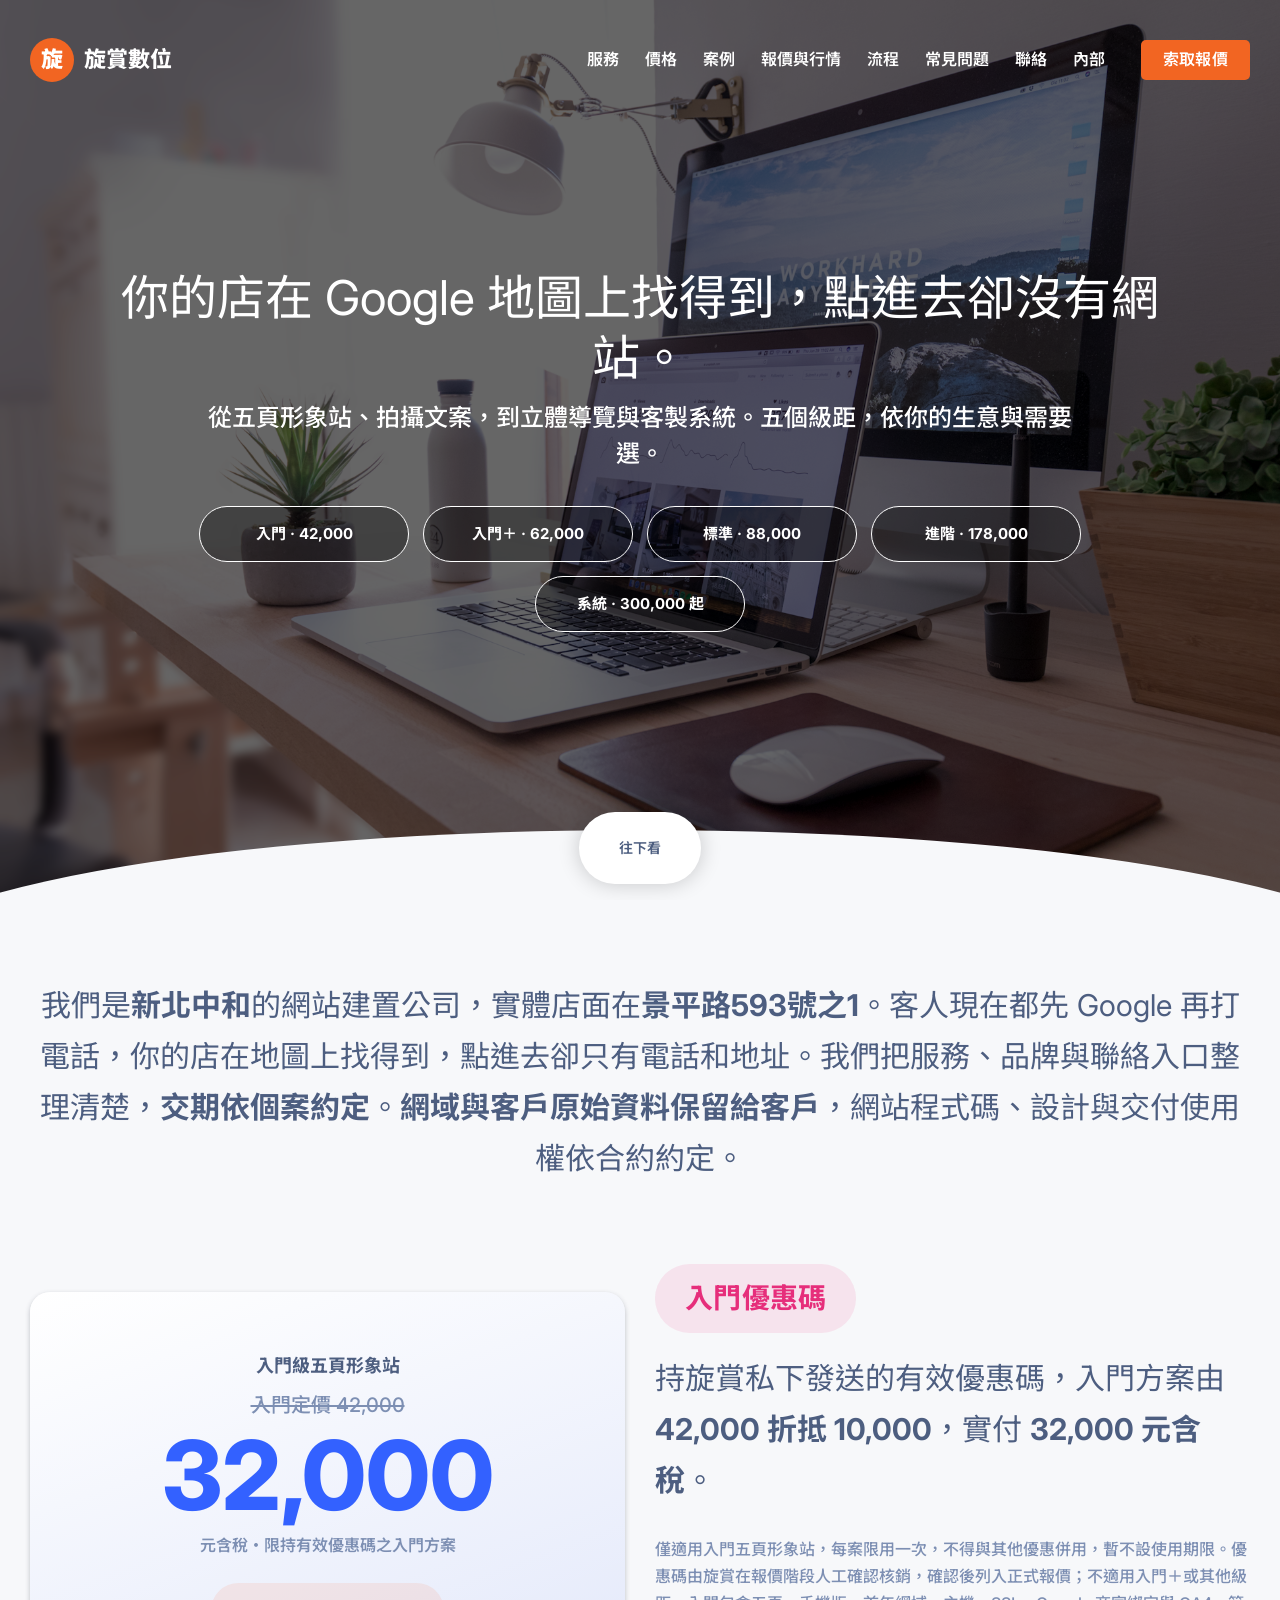
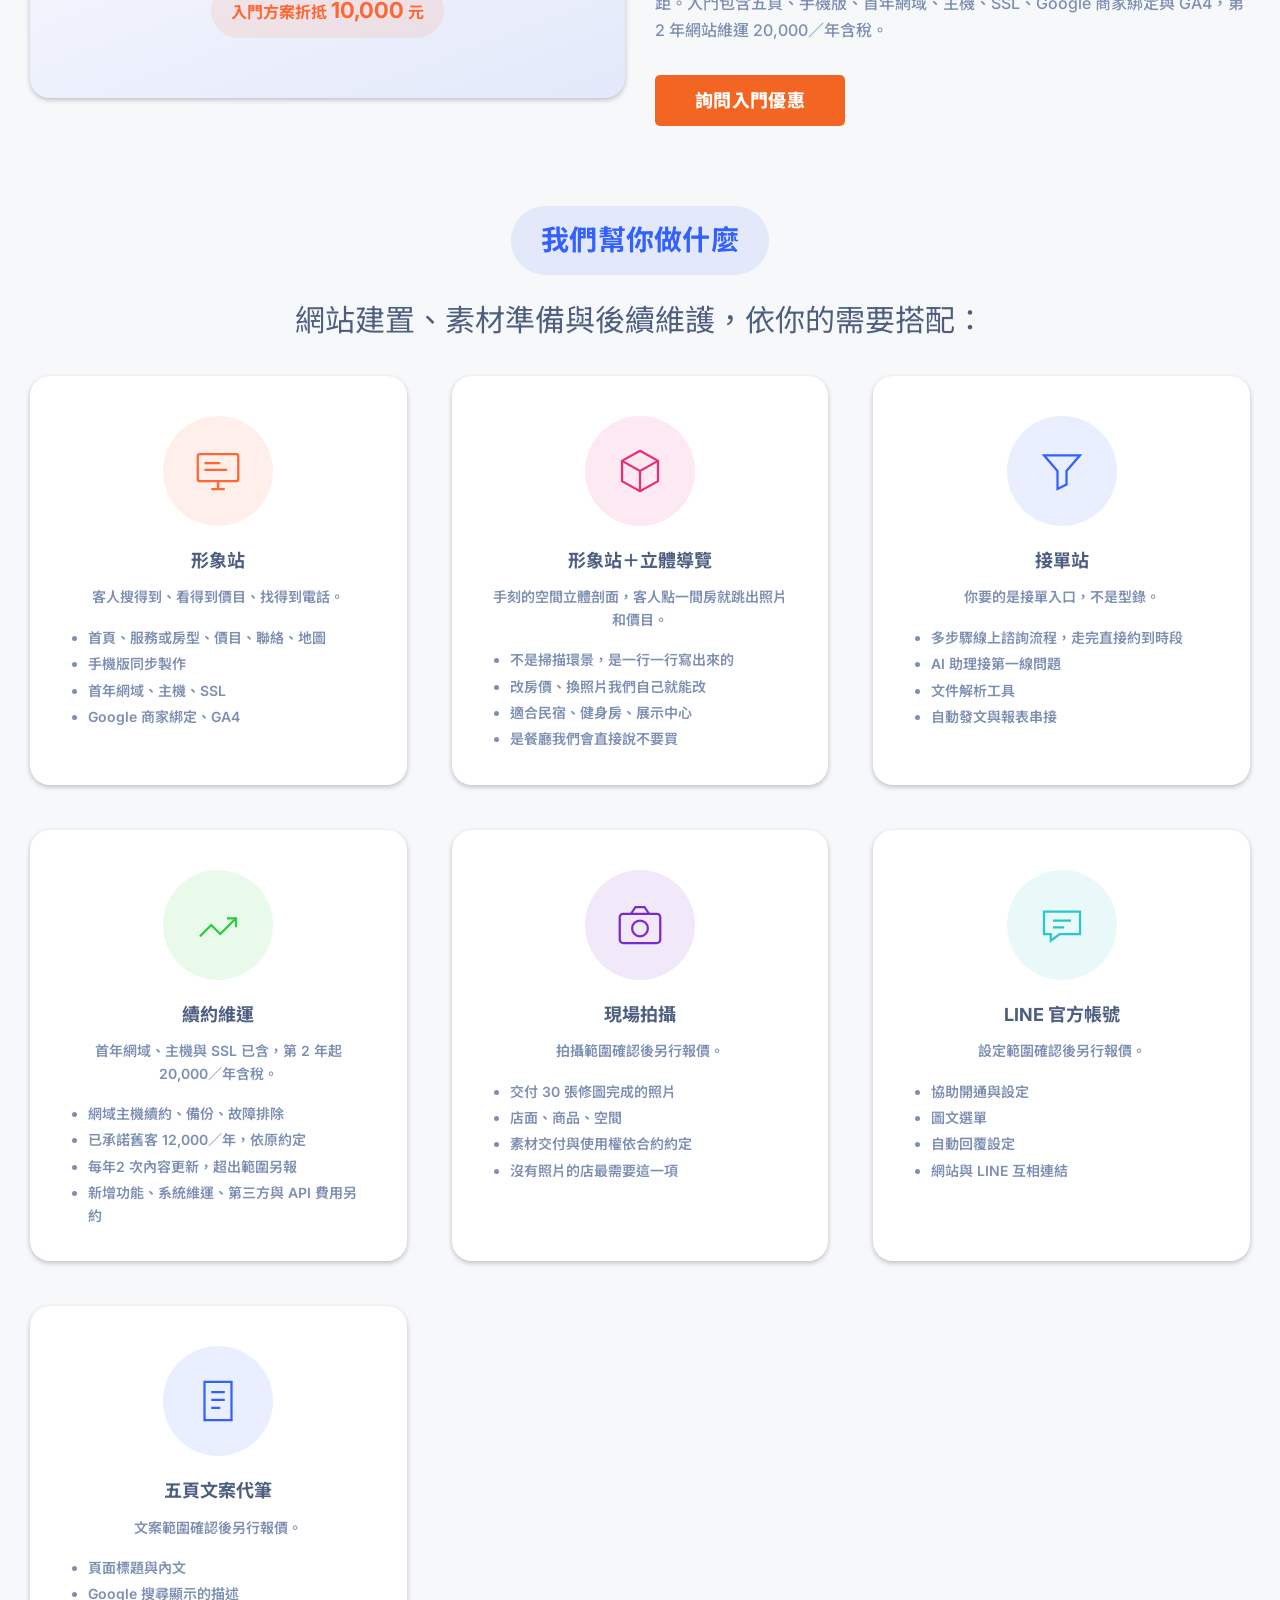
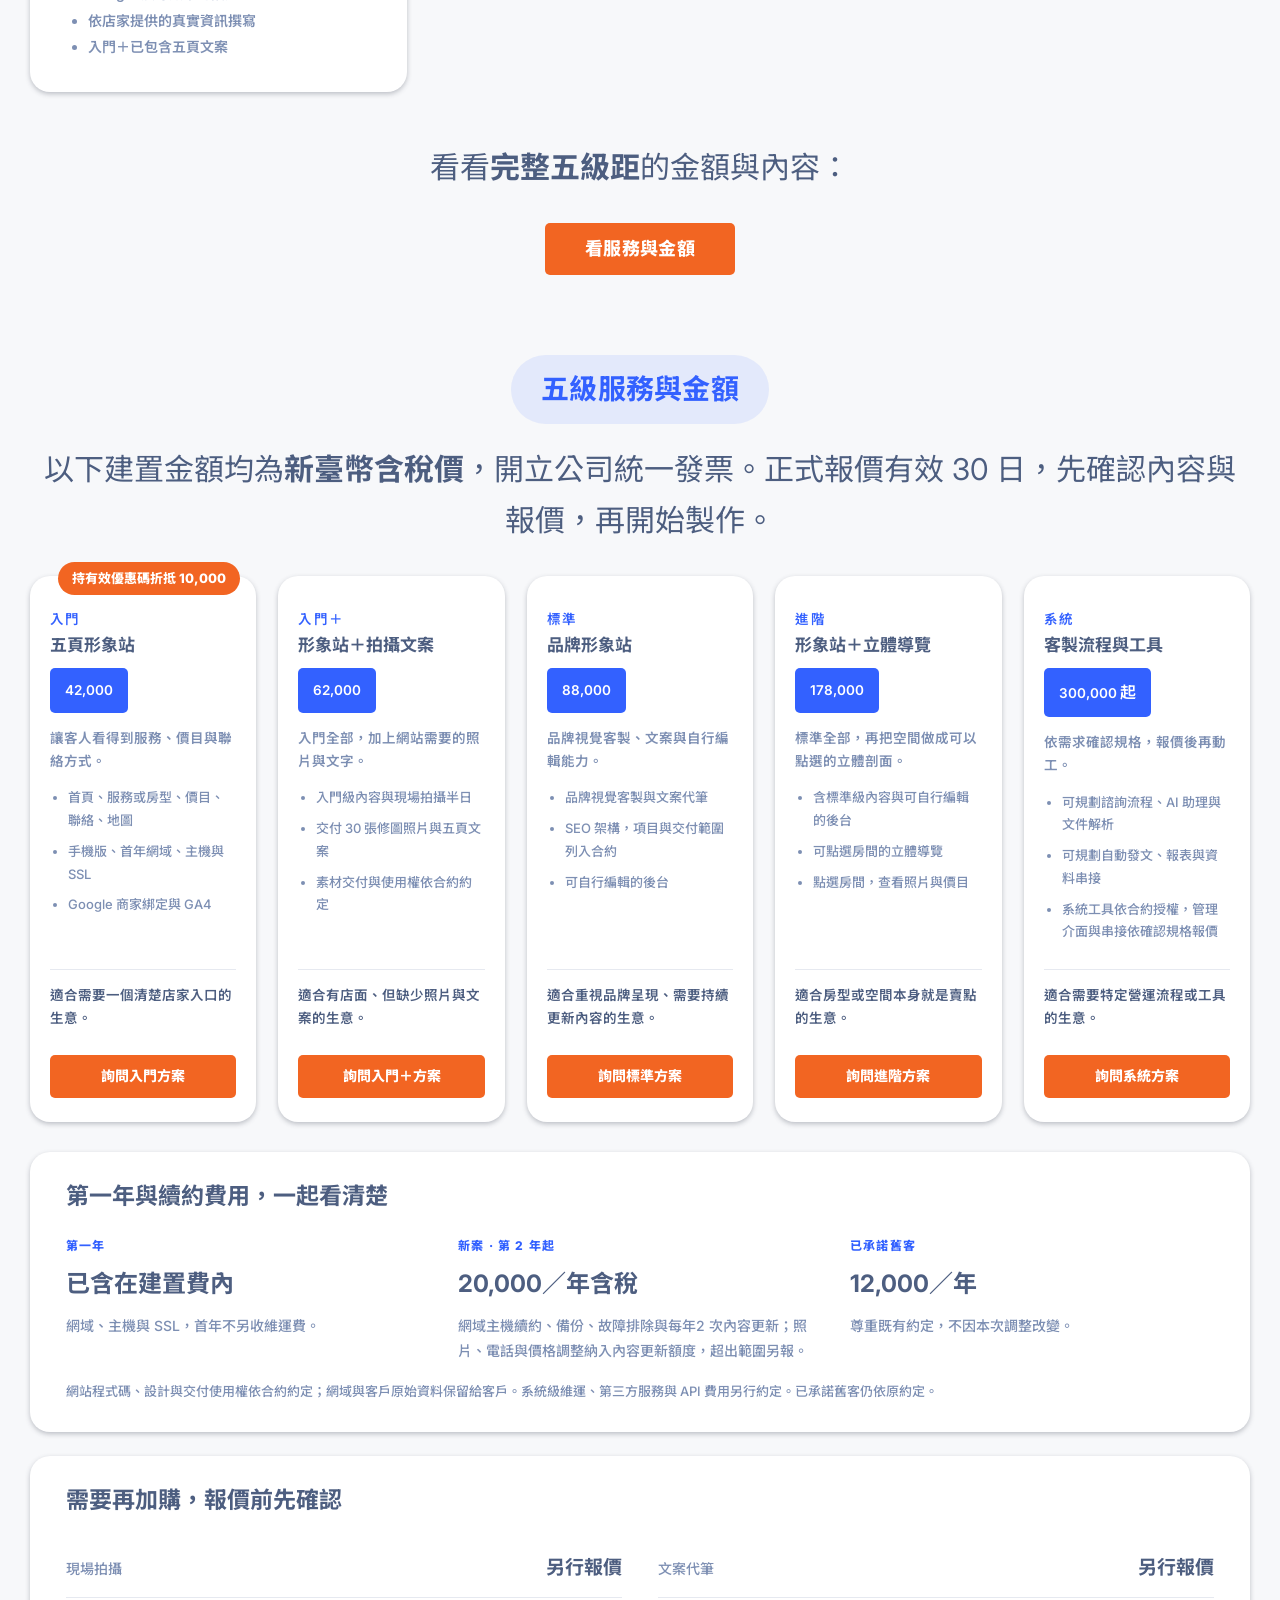
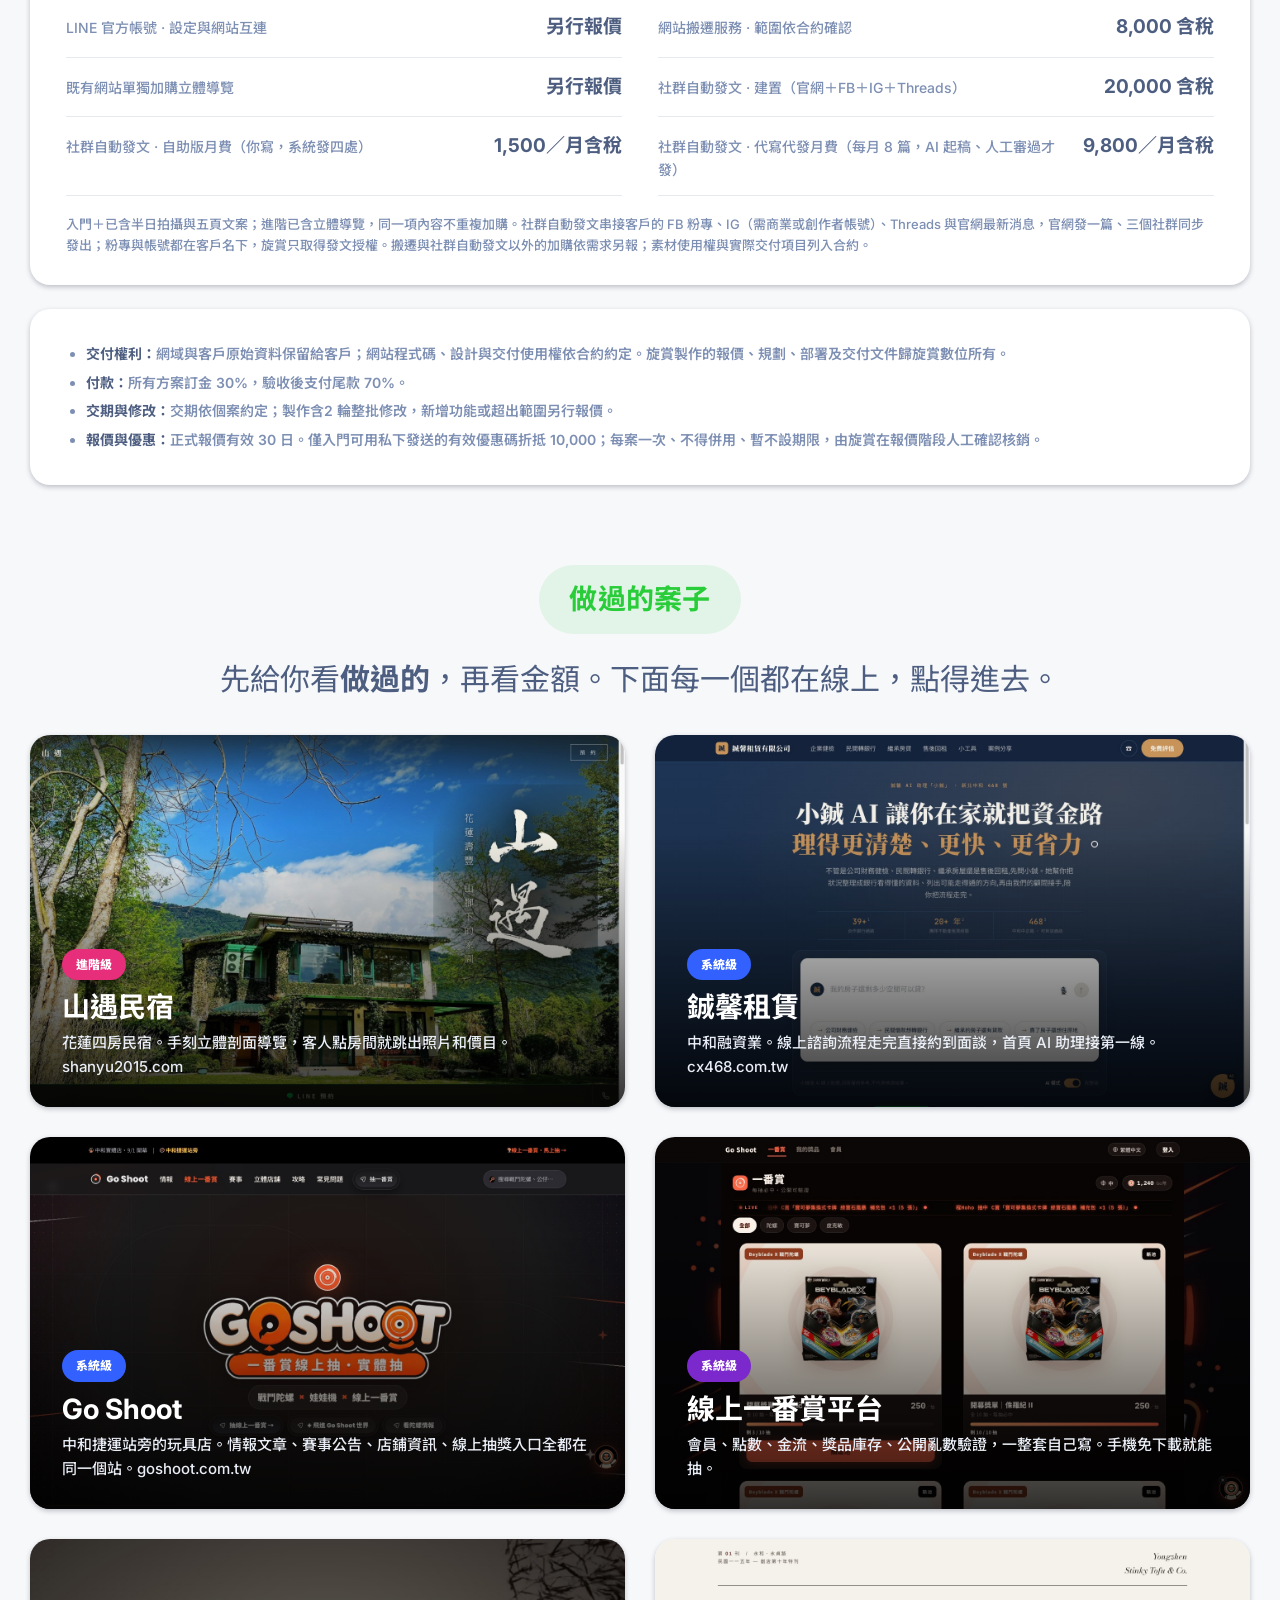
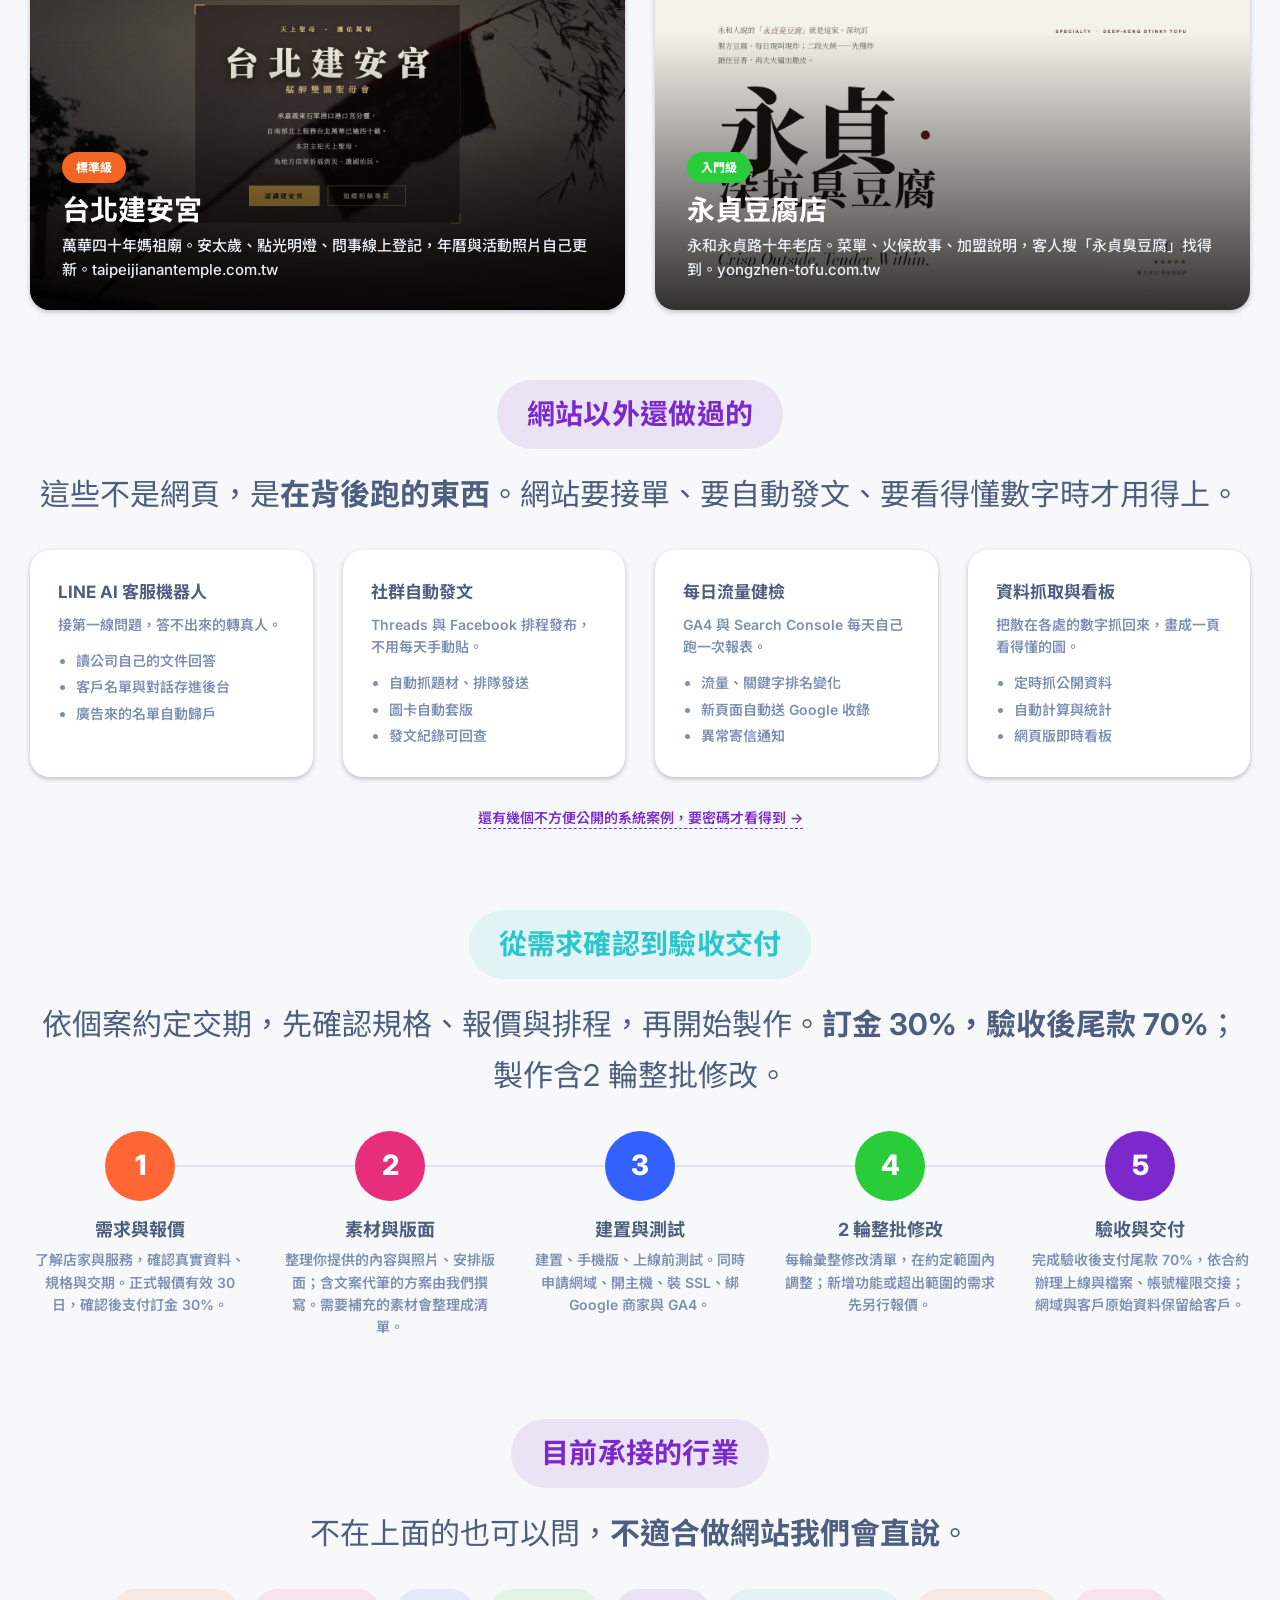
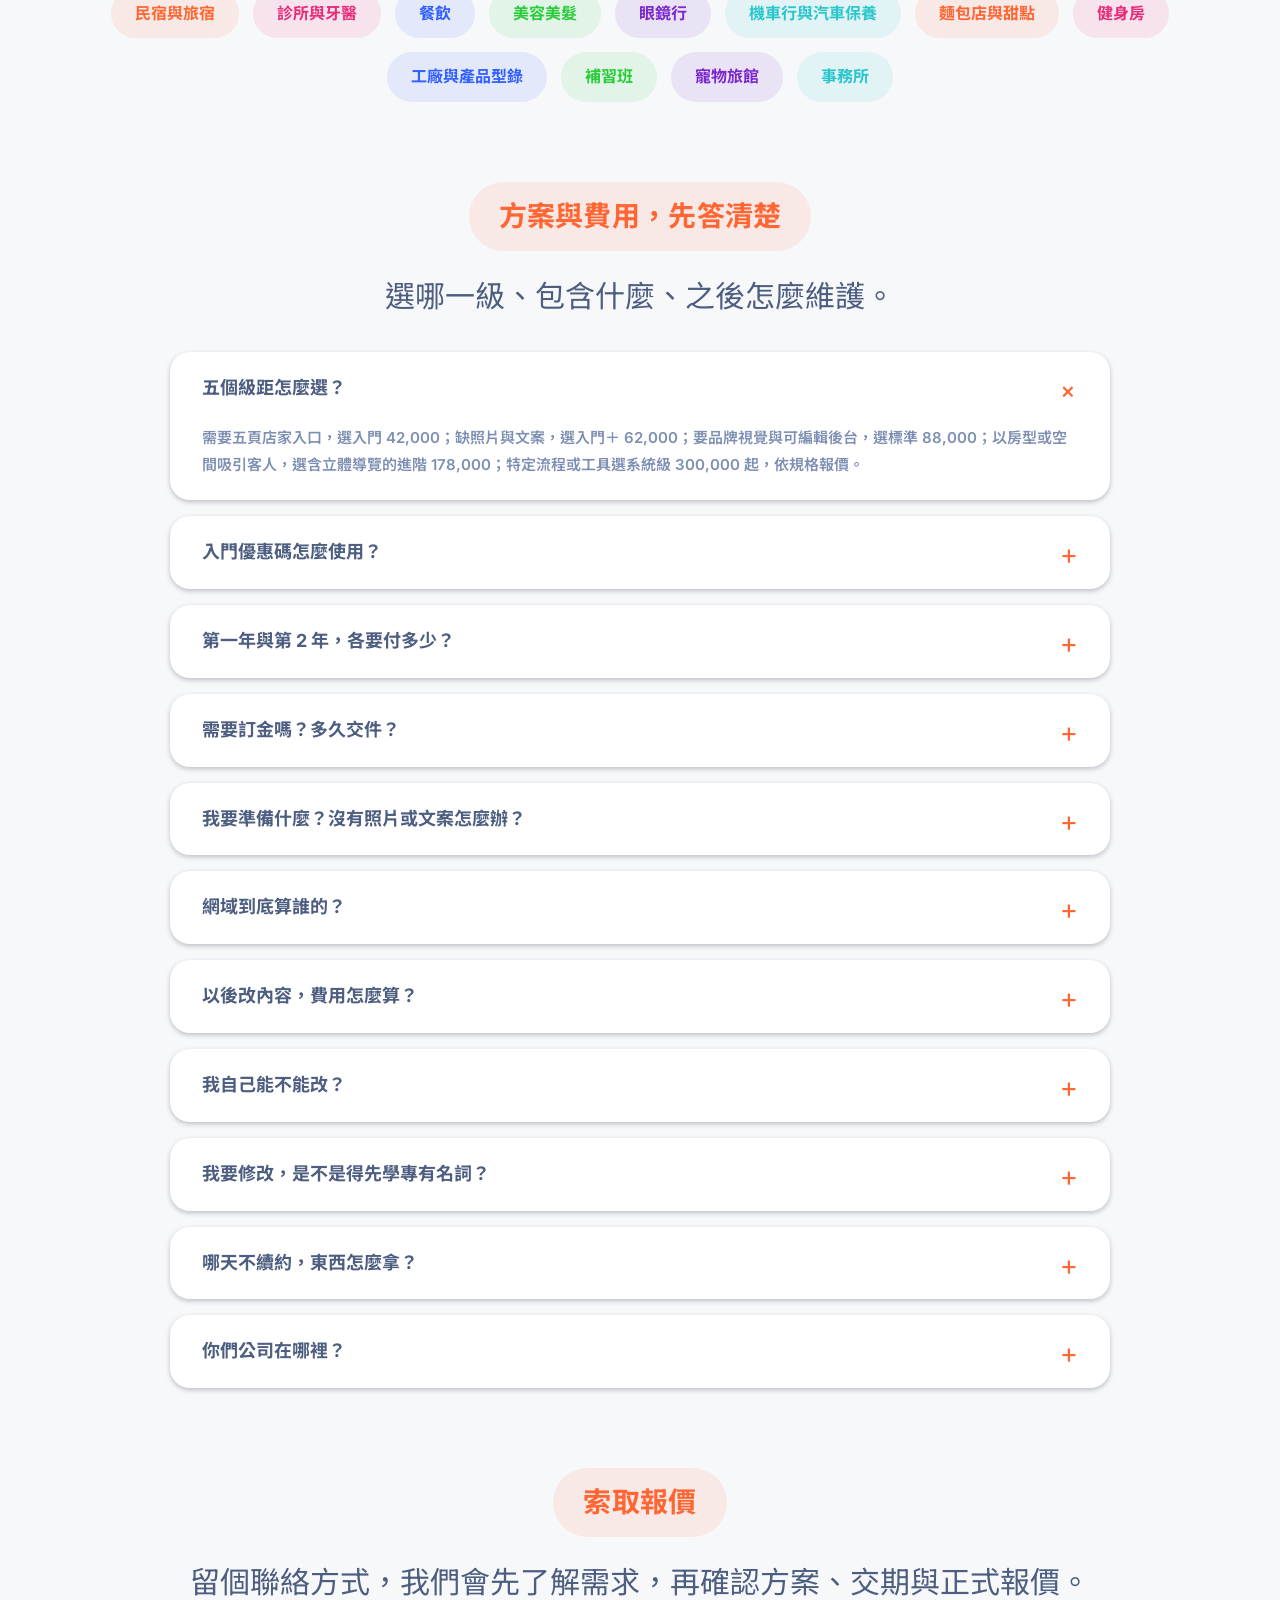
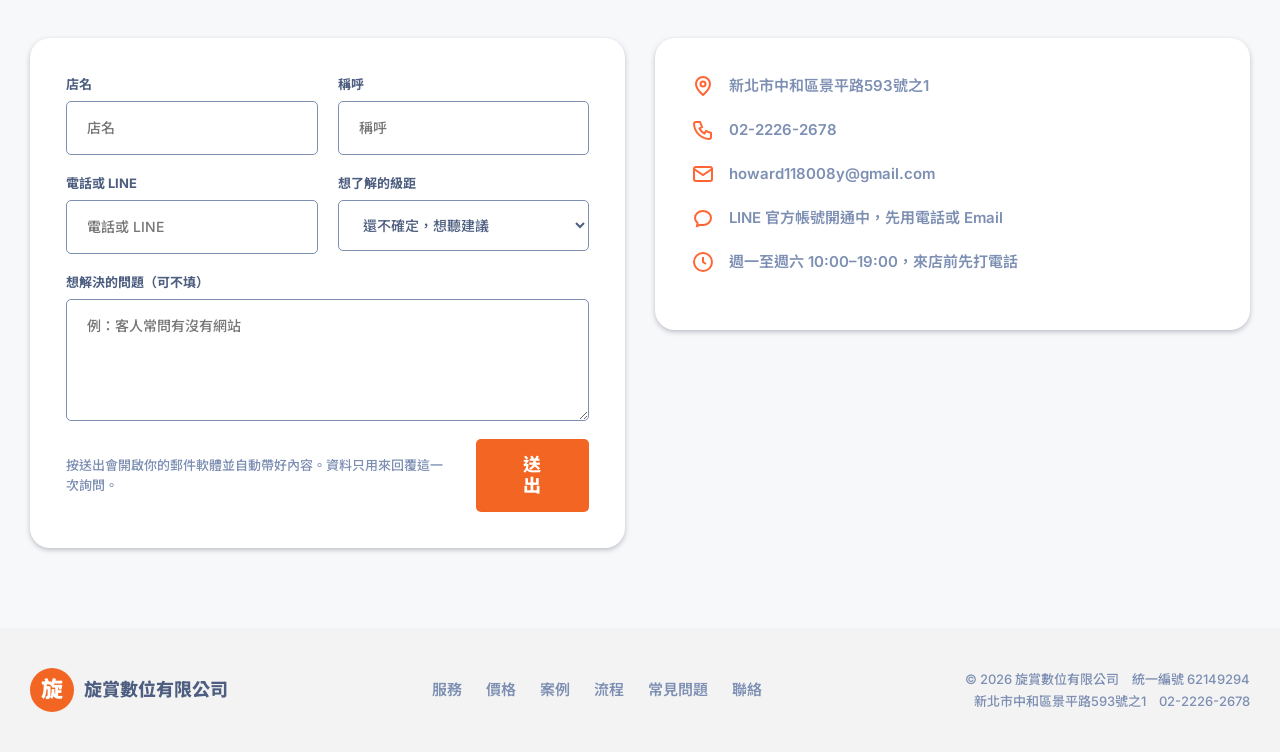
<file: index.html>
<!DOCTYPE html>
<html lang="zh-Hant-TW">
<head>
<meta charset="utf-8">
<meta name="viewport" content="width=device-width, initial-scale=1">
<title>旋賞數位有限公司｜網站建置五級方案・42,000 起</title>
<meta name="description" content="新北中和網站建置：入門 42,000、含拍攝文案 62,000、品牌形象站 88,000、立體導覽 178,000、客製系統 300,000 起，均含稅。首年網域主機 SSL 包含；第 2 年網站維運 20,000／年含稅，網站搬遷 8,000 含稅。">
<link rel="canonical" href="https://howard118008y-commits.github.io/spinprize/">
<meta property="og:type" content="website">
<meta property="og:title" content="旋賞數位｜五級網站方案，從形象站到客製系統">
<meta property="og:description" content="五級方案 42,000／62,000／88,000／178,000／300,000 起，均含稅。首年網域、主機與 SSL 包含；第 2 年網站維運 20,000／年含稅，網站搬遷 8,000 含稅。">
<meta property="og:image" content="https://howard118008y-commits.github.io/spinprize/assets/og.jpg">
<meta property="og:locale" content="zh_TW">
<link rel="icon" href="data:image/svg+xml,%3Csvg xmlns='http://www.w3.org/2000/svg' viewBox='0 0 64 64'%3E%3Ccircle cx='32' cy='32' r='32' fill='%23f26522'/%3E%3Ctext x='32' y='44' font-size='34' font-family='sans-serif' font-weight='700' fill='%23fff' text-anchor='middle'%3E旋%3C/text%3E%3C/svg%3E">
<link rel="preconnect" href="https://fonts.googleapis.com">
<link rel="preconnect" href="https://fonts.gstatic.com" crossorigin>
<link href="https://fonts.googleapis.com/css2?family=Inter:wght@400;500;600;700;800&family=Noto+Sans+TC:wght@400;500;700;900&display=swap" rel="stylesheet">
<link rel="stylesheet" href="style.css?v=pricing-20260909-final">
<script type="application/ld+json">
{
  "@context": "https://schema.org",
  "@type": "LocalBusiness",
  "name": "旋賞數位有限公司",
  "description": "新北中和的網站建置公司，提供五頁形象站、拍攝文案、品牌網站、立體導覽與客製系統。",
  "url": "https://howard118008y-commits.github.io/spinprize/",
  "telephone": "+886-2-2226-2678",
  "email": "howard118008y@gmail.com",
  "taxID": "62149294",
  "address": {
    "@type": "PostalAddress",
    "streetAddress": "景平路593號之1",
    "addressLocality": "中和區",
    "addressRegion": "新北市",
    "addressCountry": "TW"
  },
  "areaServed": [
    "中和區",
    "永和區",
    "板橋區",
    "新北市",
    "台北市"
  ],
  "priceRange": "NT$42,000 至 NT$300,000 起（系統級）",
  "makesOffer": [
    {
      "@type": "Offer",
      "name": "入門級 五頁形象站",
      "price": "42000",
      "priceCurrency": "TWD"
    },
    {
      "@type": "Offer",
      "name": "入門＋ 五頁形象站＋拍攝文案",
      "price": "62000",
      "priceCurrency": "TWD"
    },
    {
      "@type": "Offer",
      "name": "標準級 品牌形象站",
      "price": "88000",
      "priceCurrency": "TWD"
    },
    {
      "@type": "Offer",
      "name": "進階級 形象站＋立體導覽",
      "price": "178000",
      "priceCurrency": "TWD"
    },
    {
      "@type": "Offer",
      "name": "系統級 客製流程與工具（300,000 起，依規格報價）",
      "price": "300000",
      "priceCurrency": "TWD"
    }
  ]
}
</script>
</head>
<body>

<header class="nav" id="nav">
  <div class="wrap nav-in">
    <a class="brand" href="#top"><span class="brand-mark">旋</span><span>旋賞數位</span></a>
    <nav class="menu" id="menu">
      <a href="#services">服務</a>
      <a href="#pricing">價格</a>
      <a href="#cases">案例</a>
    <a href="pricing/">報價與行情</a>
      <a href="#process">流程</a>
      <a href="#faq">常見問題</a>
      <a href="#contact">聯絡</a>
      <a href="internal/">內部</a>
      <a class="btn btn-orange btn-nav" href="#contact">索取報價</a>
    </nav>
    <button class="burger" id="burger" aria-label="開啟選單" aria-expanded="false"><span></span><span></span><span></span></button>
  </div>
</header>

<main id="top">

<!-- HERO -->
<section class="hero">
  <img class="hero-bg" src="assets/hero-desk.jpg" alt="" aria-hidden="true" width="2000" height="1100">
  <div class="hero-in wrap">
    <h1>你的店在 Google 地圖上找得到，點進去卻沒有網站。</h1>
    <p class="hero-sub">從五頁形象站、拍攝文案，到立體導覽與客製系統。五個級距，依你的生意與需要選。</p>
    <div class="pills">
      <a class="pill" href="#tier-starter">入門 · 42,000</a>
      <a class="pill" href="#tier-plus">入門＋ · 62,000</a>
      <a class="pill" href="#tier-standard">標準 · 88,000</a>
      <a class="pill" href="#tier-advanced">進階 · 178,000</a>
      <a class="pill" href="#tier-system">系統 · 300,000 起</a>
    </div>
  </div>
  <div class="hero-curve"></div>
  <a class="learn" href="#statement">往下看</a>
</section>

<!-- STATEMENT -->
<section class="sec" id="statement">
  <div class="wrap">
    <p class="statement">我們是<b>新北中和</b>的網站建置公司，實體店面在<b>景平路593號之1</b>。客人現在都先 Google 再打電話，你的店在地圖上找得到，點進去卻只有電話和地址。我們把服務、品牌與聯絡入口整理清楚，<b>交期依個案約定</b>。<b>網域與客戶原始資料保留給客戶</b>，網站程式碼、設計與交付使用權依合約約定。</p>
  </div>
</section>

<!-- 入門優惠說明 -->
<section class="sec" id="founder">
  <div class="wrap two">
    <div class="card visual">
      <p class="v-k">入門級五頁形象站</p>
      <p class="v-old">入門定價 42,000</p>
      <p class="v-new">32,000</p>
      <p class="v-note">元含稅・限持有效優惠碼之入門方案</p>
      <p class="v-left">入門方案折抵 <b>10,000</b> 元</p>
    </div>
    <div>
      <p class="pill-h pill-red">入門優惠碼</p>
      <p class="lead">持旋賞私下發送的有效優惠碼，入門方案由 <b>42,000 折抵 10,000</b>，實付 <b>32,000 元含稅</b>。</p>
      <p class="body">僅適用入門五頁形象站，每案限用一次，不得與其他優惠併用，暫不設使用期限。優惠碼由旋賞在報價階段人工確認核銷，確認後列入正式報價；不適用入門＋或其他級距。入門包含五頁、手機版、首年網域、主機、SSL、Google 商家綁定與 GA4，第 2 年網站維運 20,000／年含稅。</p>
      <a class="btn btn-orange" href="#contact" data-tier="入門優惠碼方案 32,000（需人工確認）">詢問入門優惠</a>
    </div>
  </div>
</section>

<!-- SERVICES -->
<section class="sec" id="services">
  <div class="wrap center">
    <p class="pill-h pill-blue">我們幫你做什麼</p>
    <p class="lead">網站建置、素材準備與後續維護，依你的需要搭配：</p>
  </div>
  <div class="wrap grid3">
    <div class="card svc">
      <div class="ico ico-orange"><svg viewBox="0 0 48 48" fill="none" stroke="currentColor" stroke-width="2"><rect x="6" y="9" width="36" height="24" rx="2"/><path d="M18 40h12M24 33v7M12 17h14M12 23h20"/></svg></div>
      <h3>形象站</h3>
      <p>客人搜得到、看得到價目、找得到電話。</p>
      <ul><li>首頁、服務或房型、價目、聯絡、地圖</li><li>手機版同步製作</li><li>首年網域、主機、SSL</li><li>Google 商家綁定、GA4</li></ul>
    </div>
    <div class="card svc">
      <div class="ico ico-red"><svg viewBox="0 0 48 48" fill="none" stroke="currentColor" stroke-width="2"><path d="M24 6l16 9v18l-16 9-16-9V15z"/><path d="M8 15l16 9 16-9M24 24v18"/></svg></div>
      <h3>形象站＋立體導覽</h3>
      <p>手刻的空間立體剖面，客人點一間房就跳出照片和價目。</p>
      <ul><li>不是掃描環景，是一行一行寫出來的</li><li>改房價、換照片我們自己就能改</li><li>適合民宿、健身房、展示中心</li><li>是餐廳我們會直接說不要買</li></ul>
    </div>
    <div class="card svc">
      <div class="ico ico-blue"><svg viewBox="0 0 48 48" fill="none" stroke="currentColor" stroke-width="2"><path d="M8 10h32l-12 14v12l-8 4V24z"/></svg></div>
      <h3>接單站</h3>
      <p>你要的是接單入口，不是型錄。</p>
      <ul><li>多步驟線上諮詢流程，走完直接約到時段</li><li>AI 助理接第一線問題</li><li>文件解析工具</li><li>自動發文與報表串接</li></ul>
    </div>
    <div class="card svc">
      <div class="ico ico-green"><svg viewBox="0 0 48 48" fill="none" stroke="currentColor" stroke-width="2"><path d="M8 34l10-10 8 8 14-14"/><path d="M32 18h8v8"/></svg></div>
      <h3>續約維運</h3>
      <p>首年網域、主機與 SSL 已含，第 2 年起 20,000／年含稅。</p>
      <ul><li>網域主機續約、備份、故障排除</li><li>已承諾舊客 12,000／年，依原約定</li><li>每年2 次內容更新，超出範圍另報</li><li>新增功能、系統維運、第三方與 API 費用另約</li></ul>
    </div>
    <div class="card svc">
      <div class="ico ico-purple"><svg viewBox="0 0 48 48" fill="none" stroke="currentColor" stroke-width="2"><rect x="6" y="14" width="36" height="26" rx="3"/><path d="M16 14l4-6h8l4 6"/><circle cx="24" cy="27" r="7"/></svg></div>
      <h3>現場拍攝</h3>
      <p>拍攝範圍確認後另行報價。</p>
      <ul><li>交付 30 張修圖完成的照片</li><li>店面、商品、空間</li><li>素材交付與使用權依合約約定</li><li>沒有照片的店最需要這一項</li></ul>
    </div>
    <div class="card svc">
      <div class="ico ico-turq"><svg viewBox="0 0 48 48" fill="none" stroke="currentColor" stroke-width="2"><path d="M8 12h32v20H22l-8 6v-6H8z"/><path d="M16 20h16M16 26h10"/></svg></div>
      <h3>LINE 官方帳號</h3>
      <p>設定範圍確認後另行報價。</p>
      <ul><li>協助開通與設定</li><li>圖文選單</li><li>自動回覆設定</li><li>網站與 LINE 互相連結</li></ul>
    </div>
    <div class="card svc">
      <div class="ico ico-blue"><svg viewBox="0 0 48 48" fill="none" stroke="currentColor" stroke-width="2"><path d="M12 7h24v34H12zM18 16h12M18 23h12M18 30h8"/></svg></div>
      <h3>五頁文案代筆</h3>
      <p>文案範圍確認後另行報價。</p>
      <ul><li>頁面標題與內文</li><li>Google 搜尋顯示的描述</li><li>依店家提供的真實資訊撰寫</li><li>入門＋已包含五頁文案</li></ul>
    </div>
  </div>
  <div class="wrap center">
    <p class="lead">看看<b>完整五級距</b>的金額與內容：</p>
    <a class="btn btn-orange" href="#pricing">看服務與金額</a>
  </div>
</section>

<!-- PRICING -->
<section class="sec" id="pricing">
  <div class="wrap center">
    <p class="pill-h pill-blue">五級服務與金額</p>
    <p class="lead">以下建置金額均為<b>新臺幣含稅價</b>，開立公司統一發票。正式報價有效 30 日，先確認內容與報價，再開始製作。</p>
  </div>
  <div class="wrap grid5">
    <article class="card tier" id="tier-starter">
      <span class="ribbon">持有效優惠碼折抵 10,000</span>
      <p class="t-k">入門</p><h3>五頁形象站</h3>
      <p class="stat">42,000</p><p>讓客人看得到服務、價目與聯絡方式。</p>
      <ul class="tier-includes"><li>首頁、服務或房型、價目、聯絡、地圖</li><li>手機版、首年網域、主機與 SSL</li><li>Google 商家綁定與 GA4</li></ul>
      <p class="fit">適合需要一個清楚店家入口的生意。</p>
      <a class="btn btn-orange tier-cta" href="#contact" data-tier="入門級 42,000">詢問入門方案</a>
    </article>
    <article class="card tier" id="tier-plus">

      <p class="t-k">入門＋</p><h3>形象站＋拍攝文案</h3>
      <p class="stat">62,000</p><p>入門全部，加上網站需要的照片與文字。</p>
      <ul class="tier-includes"><li>入門級內容與現場拍攝半日</li><li>交付 30 張修圖照片與五頁文案</li><li>素材交付與使用權依合約約定</li></ul>
      <p class="fit">適合有店面、但缺少照片與文案的生意。</p>
      <a class="btn btn-orange tier-cta" href="#contact" data-tier="入門＋ 62,000（含拍攝文案）">詢問入門＋方案</a>
    </article>
    <article class="card tier" id="tier-standard">

      <p class="t-k">標準</p><h3>品牌形象站</h3>
      <p class="stat">88,000</p><p>品牌視覺客製、文案與自行編輯能力。</p>
      <ul class="tier-includes"><li>品牌視覺客製與文案代筆</li><li>SEO 架構，項目與交付範圍列入合約</li><li>可自行編輯的後台</li></ul>
      <p class="fit">適合重視品牌呈現、需要持續更新內容的生意。</p>
      <a class="btn btn-orange tier-cta" href="#contact" data-tier="標準級 88,000">詢問標準方案</a>
    </article>
    <article class="card tier" id="tier-advanced">

      <p class="t-k">進階</p><h3>形象站＋立體導覽</h3>
      <p class="stat">178,000</p><p>標準全部，再把空間做成可以點選的立體剖面。</p>
      <ul class="tier-includes"><li>含標準級內容與可自行編輯的後台</li><li>可點選房間的立體導覽</li><li>點選房間，查看照片與價目</li></ul>
      <p class="fit">適合房型或空間本身就是賣點的生意。</p>
      <a class="btn btn-orange tier-cta" href="#contact" data-tier="進階級 178,000（含立體導覽）">詢問進階方案</a>
    </article>
    <article class="card tier" id="tier-system">

      <p class="t-k">系統</p><h3>客製流程與工具</h3>
      <p class="stat">300,000 <small>起</small></p><p>依需求確認規格，報價後再動工。</p>
      <ul class="tier-includes"><li>可規劃諮詢流程、AI 助理與文件解析</li><li>可規劃自動發文、報表與資料串接</li><li>系統工具依合約授權，管理介面與串接依確認規格報價</li></ul>
      <p class="fit">適合需要特定營運流程或工具的生意。</p>
      <a class="btn btn-orange tier-cta" href="#contact" data-tier="系統級 300,000 起">詢問系統方案</a>
    </article>
  </div>
  <div class="wrap">
    <div class="card renewal-summary" id="renewal">
      <h3>第一年與續約費用，一起看清楚</h3>
      <div class="renewal-grid">
        <div><p class="t-k">第一年</p><strong>已含在建置費內</strong><p>網域、主機與 SSL，首年不另收維運費。</p></div>
        <div><p class="t-k">新案 · 第 2 年起</p><strong>20,000／年含稅</strong><p>網域主機續約、備份、故障排除與每年2 次內容更新；照片、電話與價格調整納入內容更新額度，超出範圍另報。</p></div>
        <div><p class="t-k">已承諾舊客</p><strong>12,000／年</strong><p>尊重既有約定，不因本次調整改變。</p></div>
      </div>
      <p class="tiny">網站程式碼、設計與交付使用權依合約約定；網域與客戶原始資料保留給客戶。系統級維運、第三方服務與 API 費用另行約定。已承諾舊客仍依原約定。</p>
    </div>
    <div class="card addons" id="addons">
      <h3>需要再加購，報價前先確認</h3>
      <div class="addon-grid">
        <div><span>現場拍攝</span><strong>另行報價</strong></div>
        <div><span>文案代筆</span><strong>另行報價</strong></div>
        <div><span>LINE 官方帳號 · 設定與網站互連</span><strong>另行報價</strong></div>
        <div><span>網站搬遷服務 · 範圍依合約確認</span><strong>8,000 含稅</strong></div>
        <div><span>既有網站單獨加購立體導覽</span><strong>另行報價</strong></div>
        <div><span>社群自動發文 · 建置（官網＋FB＋IG＋Threads）</span><strong>20,000 含稅</strong></div>
        <div><span>社群自動發文 · 自助版月費（你寫，系統發四處）</span><strong>1,500／月含稅</strong></div>
        <div><span>社群自動發文 · 代寫代發月費（每月 8 篇，AI 起稿、人工審過才發）</span><strong>9,800／月含稅</strong></div>
      </div>
      <p class="tiny">入門＋已含半日拍攝與五頁文案；進階已含立體導覽，同一項內容不重複加購。社群自動發文串接客戶的 FB 粉專、IG（需商業或創作者帳號）、Threads 與官網最新消息，官網發一篇、三個社群同步發出；粉專與帳號都在客戶名下，旋賞只取得發文授權。搬遷與社群自動發文以外的加購依需求另報；素材使用權與實際交付項目列入合約。</p>
    </div>
    <div class="card terms">
      <ul>
        <li><b>交付權利：</b>網域與客戶原始資料保留給客戶；網站程式碼、設計與交付使用權依合約約定。旋賞製作的報價、規劃、部署及交付文件歸旋賞數位所有。</li>
        <li><b>付款：</b>所有方案訂金 30%，驗收後支付尾款 70%。</li>
        <li><b>交期與修改：</b>交期依個案約定；製作含2 輪整批修改，新增功能或超出範圍另行報價。</li>
        <li><b>報價與優惠：</b>正式報價有效 30 日。僅入門可用私下發送的有效優惠碼折抵 10,000；每案一次、不得併用、暫不設期限，由旋賞在報價階段人工確認核銷。</li>
      </ul>
    </div>
  </div>
</section>

<!-- CASES -->
<section class="sec" id="cases">
  <div class="wrap center">
    <p class="pill-h pill-green">做過的案子</p>
    <p class="lead">先給你看<b>做過的</b>，再看金額。下面每一個都在線上，點得進去。</p>
  </div>
  <div class="wrap grid2">
    <a class="card case" href="https://shanyu2015.com" target="_blank" rel="noopener">
      <img src="assets/case-shanyu.jpg" alt="山遇民宿官網" loading="lazy" width="1440" height="900">
      <div class="case-txt"><span class="tag tag-red">進階級</span><h3>山遇民宿</h3><p>花蓮四房民宿。手刻立體剖面導覽，客人點房間就跳出照片和價目。shanyu2015.com</p></div>
    </a>
    <a class="card case" href="https://cx468.com.tw" target="_blank" rel="noopener">
      <img src="assets/case-cx468.jpg" alt="鋮馨租賃官網" loading="lazy" width="1440" height="900">
      <div class="case-txt"><span class="tag tag-blue">系統級</span><h3>鋮馨租賃</h3><p>中和融資業。線上諮詢流程走完直接約到面談，首頁 AI 助理接第一線。cx468.com.tw</p></div>
    </a>
    <a class="card case" href="https://goshoot.com.tw" target="_blank" rel="noopener">
      <img src="assets/case-goshoot.jpg" alt="Go Shoot 品牌官網" loading="lazy" width="1440" height="900">
      <div class="case-txt"><span class="tag tag-blue">系統級</span><h3>Go Shoot</h3><p>中和捷運站旁的玩具店。情報文章、賽事公告、店鋪資訊、線上抽獎入口全都在同一個站。goshoot.com.tw</p></div>
    </a>
    <a class="card case" href="https://goshoot-ichiban.vercel.app" target="_blank" rel="noopener">
      <img src="assets/case-ichiban.jpg" alt="線上一番賞抽獎平台" loading="lazy" width="1440" height="900">
      <div class="case-txt"><span class="tag tag-purple">系統級</span><h3>線上一番賞平台</h3><p>會員、點數、金流、獎品庫存、公開亂數驗證，一整套自己寫。手機免下載就能抽。</p></div>
    </a>
    <a class="card case" href="https://taipeijianantemple.com.tw" target="_blank" rel="noopener">
      <img src="assets/case-jianan.jpg" alt="台北建安宮官網" loading="lazy" width="1440" height="900">
      <div class="case-txt"><span class="tag tag-orange">標準級</span><h3>台北建安宮</h3><p>萬華四十年媽祖廟。安太歲、點光明燈、問事線上登記，年曆與活動照片自己更新。taipeijianantemple.com.tw</p></div>
    </a>
    <a class="card case" href="https://yongzhen-tofu.com.tw" target="_blank" rel="noopener">
      <img src="assets/case-tofu.jpg" alt="永貞豆腐店官網" loading="lazy" width="1440" height="900">
      <div class="case-txt"><span class="tag tag-green">入門級</span><h3>永貞豆腐店</h3><p>永和永貞路十年老店。菜單、火候故事、加盟說明，客人搜「永貞臭豆腐」找得到。yongzhen-tofu.com.tw</p></div>
    </a>
  </div>

  <div class="wrap center sys-head">
    <p class="pill-h pill-purple">網站以外還做過的</p>
    <p class="lead">這些不是網頁，是<b>在背後跑的東西</b>。網站要接單、要自動發文、要看得懂數字時才用得上。</p>
  </div>
  <div class="wrap grid4">
    <div class="card svc sys">
      <h3>LINE AI 客服機器人</h3>
      <p>接第一線問題，答不出來的轉真人。</p>
      <ul><li>讀公司自己的文件回答</li><li>客戶名單與對話存進後台</li><li>廣告來的名單自動歸戶</li></ul>
    </div>
    <div class="card svc sys">
      <h3>社群自動發文</h3>
      <p>Threads 與 Facebook 排程發布，不用每天手動貼。</p>
      <ul><li>自動抓題材、排隊發送</li><li>圖卡自動套版</li><li>發文紀錄可回查</li></ul>
    </div>
    <div class="card svc sys">
      <h3>每日流量健檢</h3>
      <p>GA4 與 Search Console 每天自己跑一次報表。</p>
      <ul><li>流量、關鍵字排名變化</li><li>新頁面自動送 Google 收錄</li><li>異常寄信通知</li></ul>
    </div>
    <div class="card svc sys">
      <h3>資料抓取與看板</h3>
      <p>把散在各處的數字抓回來，畫成一頁看得懂的圖。</p>
      <ul><li>定時抓公開資料</li><li>自動計算與統計</li><li>網頁版即時看板</li></ul>
    </div>
  </div>
  <div class="wrap center">
    <p class="locked"><a href="internal/">還有幾個不方便公開的系統案例，要密碼才看得到 →</a></p>
  </div>
</section>

<!-- PROCESS -->
<section class="sec" id="process">
  <div class="wrap center">
    <p class="pill-h pill-turq">從需求確認到驗收交付</p>
    <p class="lead">依個案約定交期，先確認規格、報價與排程，再開始製作。<b>訂金 30%，驗收後尾款 70%</b>；製作含2 輪整批修改。</p>
  </div>
  <div class="wrap steps">
    <div class="step"><span class="num n-orange">1</span><h4>需求與報價</h4><p>了解店家與服務，確認真實資料、規格與交期。正式報價有效 30 日，確認後支付訂金 30%。</p></div>
    <div class="step"><span class="num n-red">2</span><h4>素材與版面</h4><p>整理你提供的內容與照片、安排版面；含文案代筆的方案由我們撰寫。需要補充的素材會整理成清單。</p></div>
    <div class="step"><span class="num n-blue">3</span><h4>建置與測試</h4><p>建置、手機版、上線前測試。同時申請網域、開主機、裝 SSL、綁 Google 商家與 GA4。</p></div>
    <div class="step"><span class="num n-green">4</span><h4>2 輪整批修改</h4><p>每輪彙整修改清單，在約定範圍內調整；新增功能或超出範圍的需求先另行報價。</p></div>
    <div class="step"><span class="num n-purple">5</span><h4>驗收與交付</h4><p>完成驗收後支付尾款 70%，依合約辦理上線與檔案、帳號權限交接；網域與客戶原始資料保留給客戶。</p></div>
  </div>
</section>

<!-- INDUSTRIES -->
<section class="sec" id="industries">
  <div class="wrap center">
    <p class="pill-h pill-purple">目前承接的行業</p>
    <p class="lead">不在上面的也可以問，<b>不適合做網站我們會直說</b>。</p>
    <ul class="chips">
      <li class="c-orange">民宿與旅宿</li><li class="c-red">診所與牙醫</li><li class="c-blue">餐飲</li><li class="c-green">美容美髮</li><li class="c-purple">眼鏡行</li><li class="c-turq">機車行與汽車保養</li><li class="c-orange">麵包店與甜點</li><li class="c-red">健身房</li><li class="c-blue">工廠與產品型錄</li><li class="c-green">補習班</li><li class="c-purple">寵物旅館</li><li class="c-turq">事務所</li>
    </ul>
  </div>
</section>

<!-- FAQ -->
<section class="sec" id="faq">
  <div class="wrap center"><p class="pill-h pill-orange">方案與費用，先答清楚</p><p class="lead">選哪一級、包含什麼、之後怎麼維護。</p></div>
  <div class="wrap faq">
    <details class="card" open><summary>五個級距怎麼選？</summary><p>需要五頁店家入口，選入門 42,000；缺照片與文案，選入門＋ 62,000；要品牌視覺與可編輯後台，選標準 88,000；以房型或空間吸引客人，選含立體導覽的進階 178,000；特定流程或工具選系統級 300,000 起，依規格報價。</p></details>
    <details class="card"><summary>入門優惠碼怎麼使用？</summary><p>僅入門 42,000 可使用旋賞私下發送的有效優惠碼，折抵 10,000，實付 32,000 元含稅。每案一次、不得與其他優惠併用、暫不設期限；由旋賞在報價階段人工確認核銷後列入正式報價。其他方案與年費不適用。</p></details>
    <details class="card"><summary>第一年與第 2 年，各要付多少？</summary><p>第一年依選定方案支付含稅建置費，已含網域、主機與 SSL，不另收首年維運費。新案網站維運第 2 年起 20,000／年含稅，含每年2 次內容更新；已承諾舊客的 12,000／年依原約定。加購、系統級維運、第三方服務與 API 費用另行約定。</p></details>
    <details class="card"><summary>需要訂金嗎？多久交件？</summary><p>所有方案訂金 30%，驗收後支付尾款 70%；交期依個案約定。正式報價有效 30 日，製作含2 輪整批修改，新增功能或超出範圍另行報價。</p></details>
    <details class="card"><summary>我要準備什麼？沒有照片或文案怎麼辦？</summary><p>我們先了解你的店家、服務與需求，再列出需要補充的真實資料與素材。入門＋ 62,000 已含半日拍攝、30 張修圖照片與五頁文案；其他拍攝、文案需求依範圍另行報價，素材交付與使用權依合約約定。</p></details>
    <details class="card"><summary>網域到底算誰的？</summary><p>你的。登記在你或你公司名下，帳號與權限交給你，這一點寫進合約。</p></details>
    <details class="card"><summary>以後改內容，費用怎麼算？</summary><p>製作含2 輪整批修改。第 2 年起 20,000／年含稅的網站維運，含網域主機續約、備份、故障排除及每年2 次內容更新；照片、電話與價格調整納入內容更新額度。新增功能或超出範圍另報，系統維運、第三方與 API 費用另約。</p></details>
    <details class="card"><summary>我自己能不能改？</summary><p>標準與進階包含可自行編輯的後台；系統級的管理介面依確認規格製作。入門與入門＋不包含可自行編輯後台，可透過維運服務請我們協助修改。</p></details>
    <details class="card"><summary>我要修改，是不是得先學專有名詞？</summary><p>不用。用文字說明想要的效果，附上圖片就可以。若不容易描述，也可以提供喜歡的網站畫面作為參考。</p></details>
    <details class="card"><summary>哪天不續約，東西怎麼拿？</summary><p>網域與客戶原始資料保留給客戶；網站程式碼、設計與交付使用權依合約約定。網站搬遷服務為 8,000 元含稅，搬遷、部署與交接協助的範圍先列入合約確認。</p></details>
    <details class="card"><summary>你們公司在哪裡？</summary><p>新北市中和區景平路593號之1，有實體店面。來店前可先撥 02-2226-2678 聯絡。</p></details>
  </div>
</section>

<!-- CONTACT -->
<section class="sec" id="contact">
  <div class="wrap center">
    <p class="pill-h pill-orange">索取報價</p>
    <p class="lead">留個聯絡方式，我們會先了解需求，再確認方案、交期與正式報價。</p>
  </div>
  <div class="wrap two contact">
    <form class="card form" id="form">
      <div class="f2">
        <label>店名<input name="shop" required autocomplete="organization" placeholder="店名"></label>
        <label>稱呼<input name="name" required autocomplete="name" placeholder="稱呼"></label>
      </div>
      <div class="f2">
        <label>電話或 LINE<input name="tel" required autocomplete="tel" placeholder="電話或 LINE"></label>
        <label>想了解的級距<select name="tier" id="inquiry-tier"><option value="還不確定，想聽建議">還不確定，想聽建議</option><option value="入門優惠碼方案 32,000（需人工確認）">入門優惠碼方案 32,000（需人工確認）</option><option value="入門級 42,000">入門級 42,000</option><option value="入門＋ 62,000（含拍攝文案）">入門＋ 62,000（含拍攝文案）</option><option value="標準級 88,000">標準級 88,000</option><option value="進階級 178,000（含立體導覽）">進階級 178,000（含立體導覽）</option><option value="系統級 300,000 起">系統級 300,000 起</option></select></label>
      </div>
      <label>想解決的問題（可不填）<textarea name="msg" rows="4" placeholder="例：客人常問有沒有網站"></textarea></label>
      <div class="f-foot"><p class="tiny">按送出會開啟你的郵件軟體並自動帶好內容。資料只用來回覆這一次詢問。</p><button class="btn btn-orange" type="submit">送出</button></div>
    </form>
    <div class="card info">
      <p><svg viewBox="0 0 24 24" fill="none" stroke="currentColor" stroke-width="2"><path d="M12 21s7-6.2 7-11a7 7 0 0 0-14 0c0 4.8 7 11 7 11z"/><circle cx="12" cy="10" r="2.5"/></svg><a href="https://www.google.com/maps/search/?api=1&query=新北市中和區景平路593號之1" target="_blank" rel="noopener">新北市中和區景平路593號之1</a></p>
      <p><svg viewBox="0 0 24 24" fill="none" stroke="currentColor" stroke-width="2"><path d="M5 4h4l2 5-2.5 1.5a11 11 0 0 0 5 5L15 13l5 2v4a2 2 0 0 1-2 2A16 16 0 0 1 3 6a2 2 0 0 1 2-2z"/></svg><a href="tel:+886222262678">02-2226-2678</a></p>
      <p><svg viewBox="0 0 24 24" fill="none" stroke="currentColor" stroke-width="2"><rect x="3" y="5" width="18" height="14" rx="2"/><path d="M3 7l9 6 9-6"/></svg><a href="mailto:howard118008y@gmail.com">howard118008y@gmail.com</a></p>
      <p><svg viewBox="0 0 24 24" fill="none" stroke="currentColor" stroke-width="2"><path d="M4 12c0-3.9 3.6-7 8-7s8 3.1 8 7-3.6 7-8 7c-.8 0-1.6-.1-2.3-.3L6 20l.6-3C5 15.8 4 14 4 12z"/></svg><span id="line-id">LINE 官方帳號開通中，先用電話或 Email</span></p><!-- TODO-LINE -->
      <p><svg viewBox="0 0 24 24" fill="none" stroke="currentColor" stroke-width="2"><circle cx="12" cy="12" r="9"/><path d="M12 7v5l3 2"/></svg><span>週一至週六 10:00–19:00，來店前先打電話</span></p>
    </div>
  </div>
</section>

</main>

<footer class="foot">
  <div class="wrap foot-in">
    <a class="brand" href="#top"><span class="brand-mark">旋</span><span>旋賞數位有限公司</span></a>
    <nav class="foot-links"><a href="#services">服務</a><a href="#pricing">價格</a><a href="#cases">案例</a><a href="#process">流程</a><a href="#faq">常見問題</a><a href="#contact">聯絡</a></nav>
    <p class="foot-legal">© 2026 旋賞數位有限公司　統一編號 62149294<br>新北市中和區景平路593號之1　02-2226-2678</p>
  </div>
</footer>

<a class="fab" href="tel:+886222262678" aria-label="撥打電話">☏ 02-2226-2678</a>

<script src="main.js?v=pricing-20260925"></script>
</body>
</html>
</file>
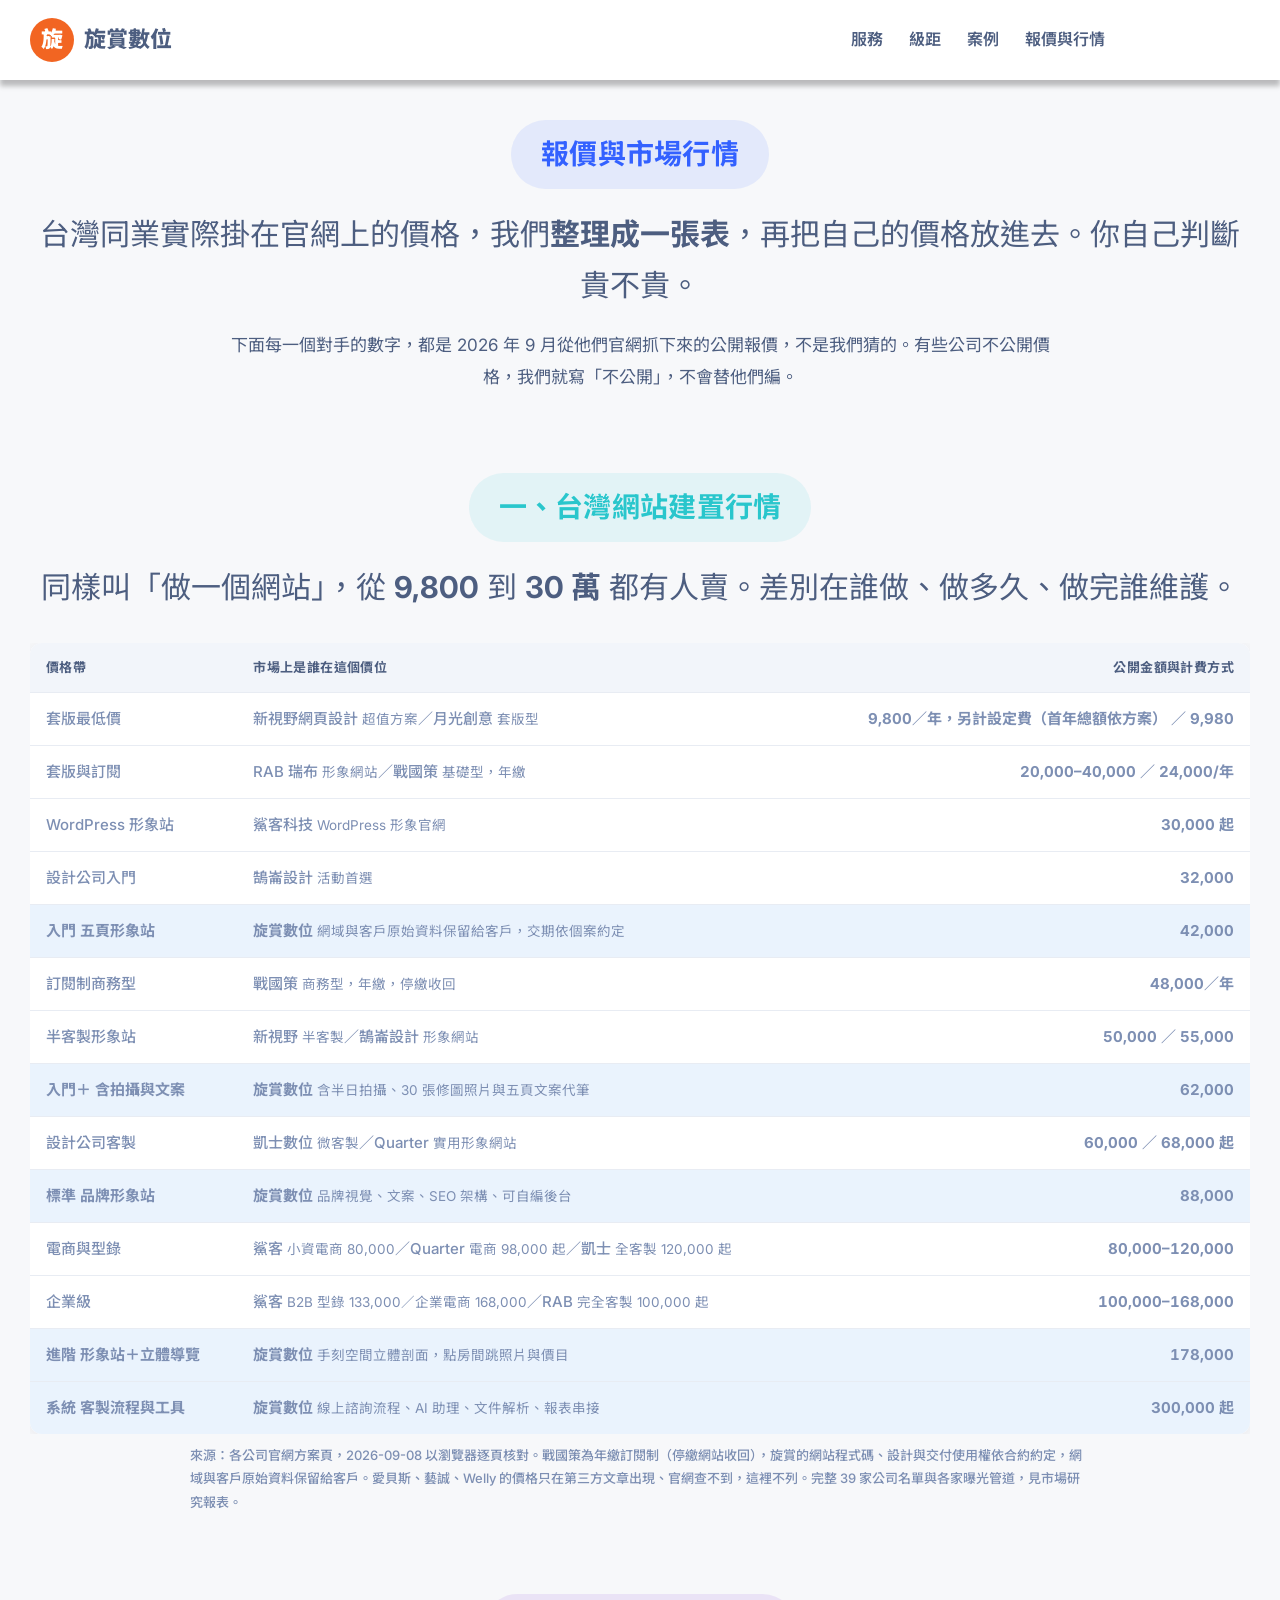
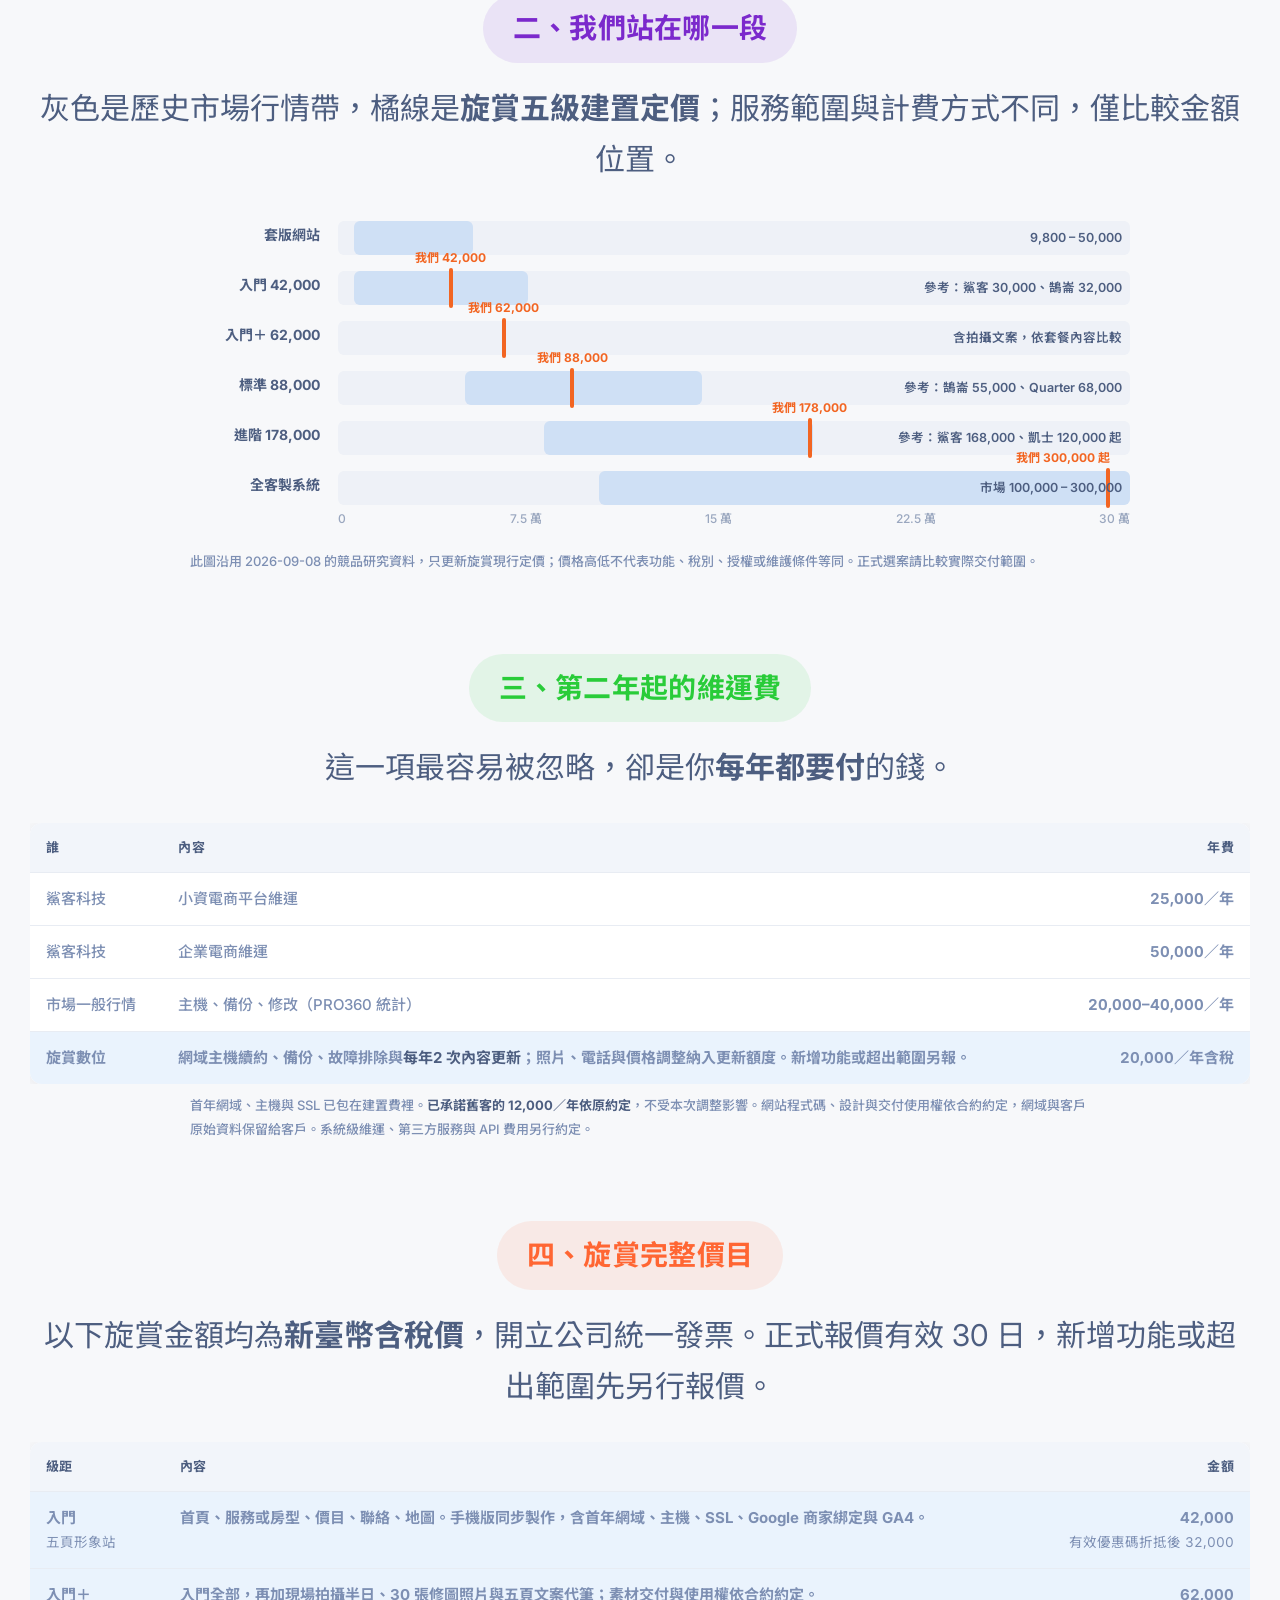
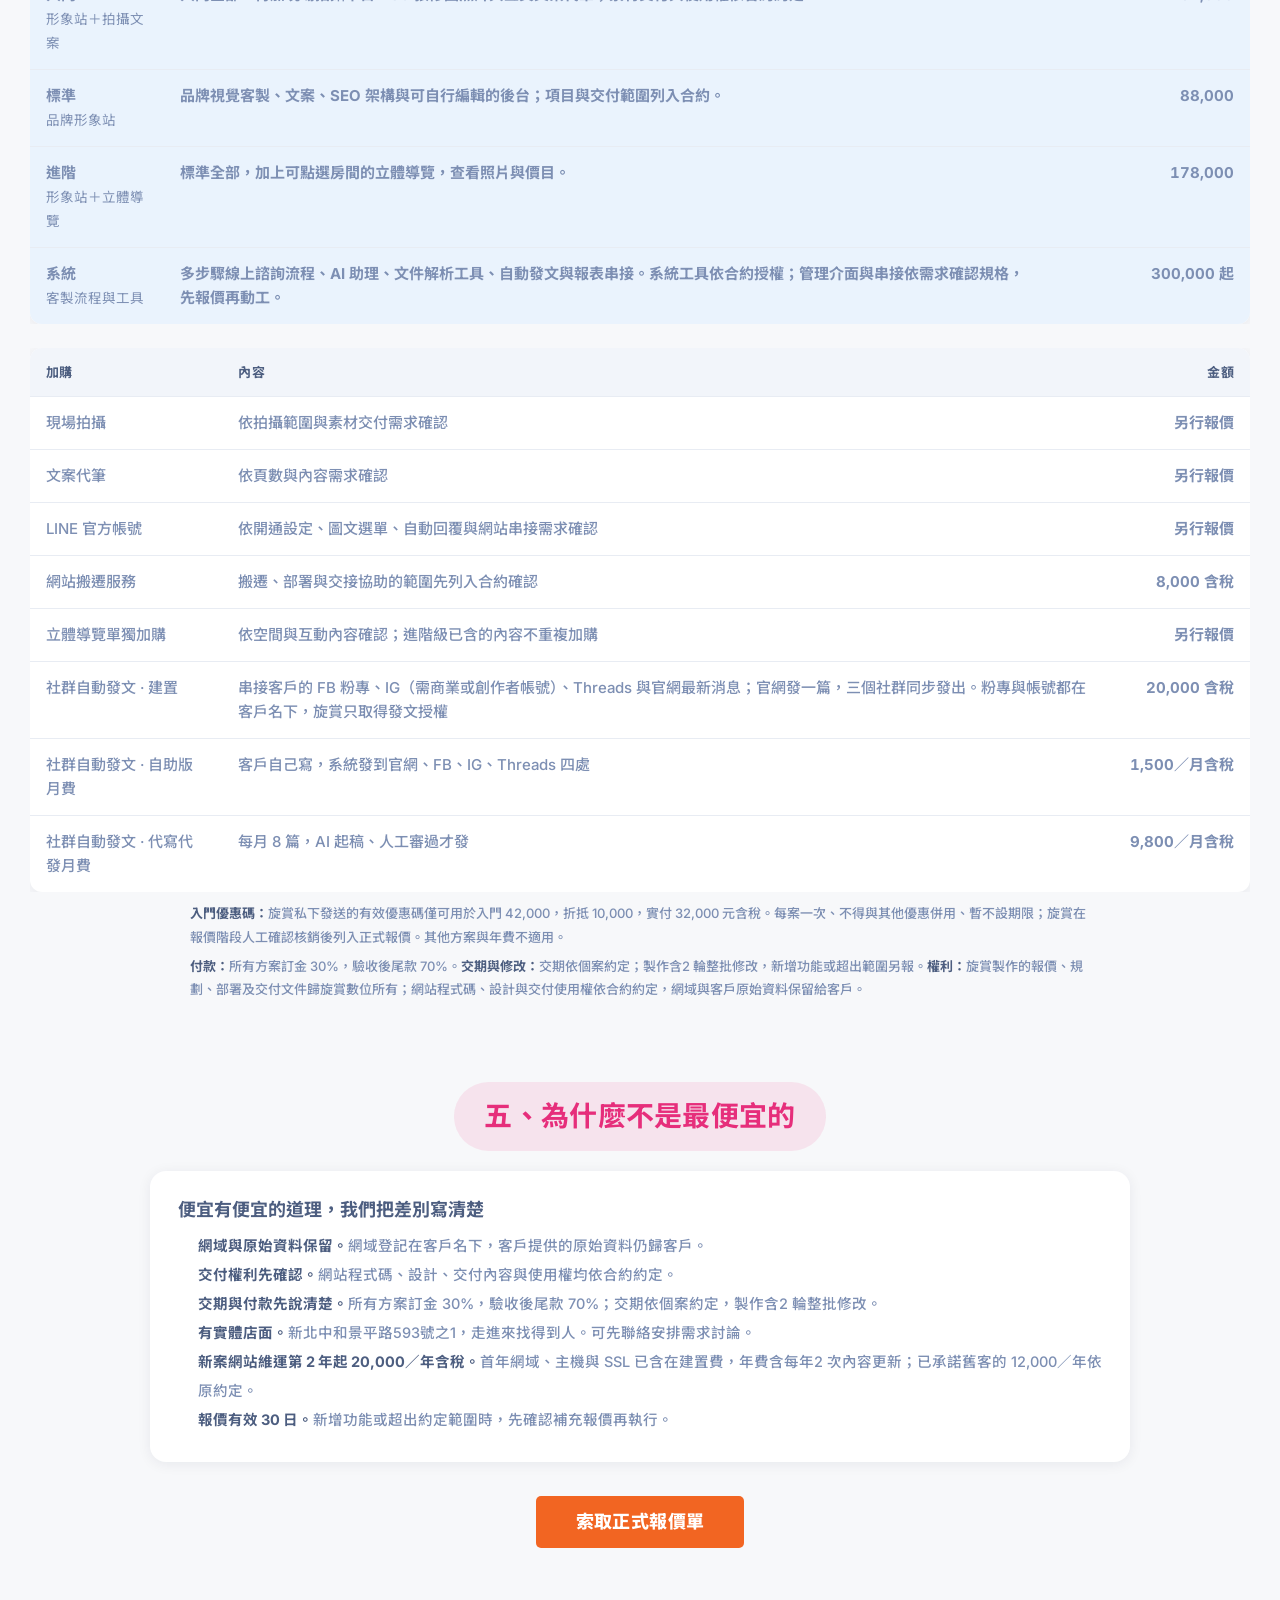
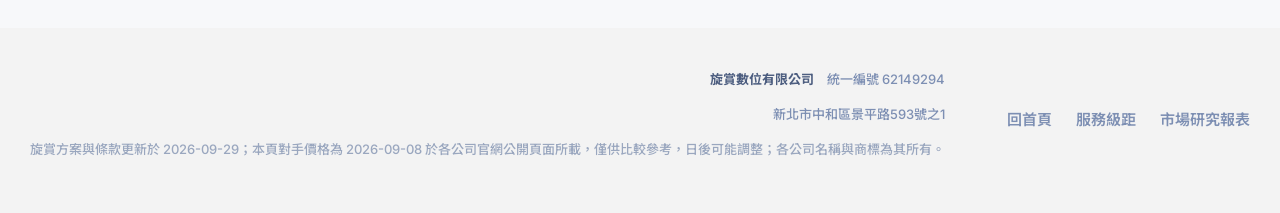
<file: pricing/index.html>
<!DOCTYPE html>
<html lang="zh-Hant-TW">
<head>
<meta charset="UTF-8">
<meta name="viewport" content="width=device-width, initial-scale=1">
<title>報價與市場行情對照｜旋賞數位有限公司</title>
<meta name="description" content="台灣網站建置與 SEO 的真實行情，對照旋賞數位五個級距的價格與內容。五頁形象站 42,000、含拍攝文案 62,000、品牌形象站 88,000、立體導覽 178,000、客製系統 300,000 起，第 2 年網站維運 20,000／年含稅，網站搬遷 8,000 含稅。">
<link rel="canonical" href="https://howard118008y-commits.github.io/spinprize/pricing/">
<meta property="og:type" content="website">
<meta property="og:title" content="報價與市場行情對照｜旋賞數位">
<meta property="og:description" content="台灣同業實際掛出來的價格，和我們的價格擺在一起。你自己判斷。">
<meta property="og:url" content="https://howard118008y-commits.github.io/spinprize/pricing/">
<meta property="og:image" content="https://howard118008y-commits.github.io/spinprize/assets/og.jpg">
<link rel="preconnect" href="https://fonts.googleapis.com">
<link rel="preconnect" href="https://fonts.gstatic.com" crossorigin>
<link href="https://fonts.googleapis.com/css2?family=Inter:wght@400;500;600;700;800&family=Noto+Sans+TC:wght@400;500;700;900&display=swap" rel="stylesheet">
<link rel="stylesheet" href="../style.css?v=pricing-20260909-final">
<style>
.ptable{width:100%;border-collapse:collapse;font-size:15px;background:#fff;border-radius:12px;overflow:hidden;box-shadow:0 2px 14px rgba(20,30,60,.07)}
.ptable th,.ptable td{padding:14px 16px;text-align:left;border-bottom:1px solid #e8ecf3;vertical-align:top}
.ptable th{background:#f2f5fa;font-size:13px;font-weight:700;color:#4d5e80;letter-spacing:.03em}
.ptable tr:last-child td{border-bottom:none}
.ptable td.n{text-align:right;white-space:nowrap;font-weight:700;font-variant-numeric:tabular-nums}
.ptable tr.us{background:#eaf3fd}
.ptable tr.us td{font-weight:700}
.ptable .who{color:#7d8fb3;font-size:13.5px;font-weight:400}
.tbl-wrap{overflow-x:auto;margin:24px auto 10px}
.tbl-wrap table{min-width:660px}
.srcnote{font-size:13px;color:#7d8fb3;max-width:900px;margin:6px auto 0;line-height:1.8}
.band{display:grid;grid-template-columns:170px 1fr;gap:10px 18px;align-items:center;max-width:980px;margin:0 auto}
.band .lb{font-size:14px;font-weight:700;text-align:right;color:#4d5e80}
.band .bar{position:relative;height:34px;margin-top:6px;background:#eef1f7;border-radius:6px}
.band .fill{position:absolute;top:0;bottom:0;background:#cfe0f5;border-radius:6px}
.band .mk{position:absolute;top:-3px;bottom:-3px;width:4px;background:#f26522;border-radius:2px}
.band .mk span{position:absolute;top:-20px;left:50%;transform:translateX(-50%);font-size:12px;font-weight:700;color:#f26522;white-space:nowrap}
.band .rng{position:absolute;right:8px;top:50%;transform:translateY(-50%);font-size:12.5px;color:#4d5e80;font-weight:600}
.scale{display:flex;justify-content:space-between;max-width:980px;margin:4px auto 0;padding-left:188px;font-size:12px;color:#9aa7bf}
.ourbox{background:#fff;border-radius:16px;padding:28px;box-shadow:0 2px 14px rgba(20,30,60,.07);max-width:980px;margin:0 auto}
.ourbox h3{font-size:18px;margin:0 0 10px}
.ourbox ul{margin:0;padding-left:20px;font-size:14.5px;line-height:2}
@media(max-width:700px){.band{grid-template-columns:1fr}.band .lb{text-align:left}.scale{padding-left:0}}
</style>
</head>
<body>

<nav class="nav sticky" id="nav"><div class="wrap nav-in">
  <a class="brand" href="../"><span class="brand-mark">旋</span>旋賞數位</a>
  <div class="menu" id="menu">
    <a href="../#services">服務</a>
    <a href="../#pricing">級距</a>
    <a href="../#cases">案例</a>
    <a href="./">報價與行情</a>
    <a class="btn btn-nav" href="../#contact">聯絡我們</a>
  </div>
  <button class="burger" id="burger" aria-label="選單">☰</button>
</div></nav>

<section class="sec" style="padding-top:120px">
  <div class="wrap center">
    <p class="pill-h pill-blue">報價與市場行情</p>
    <h1 class="statement" style="margin-bottom:18px">台灣同業實際掛在官網上的價格，我們<b>整理成一張表</b>，再把自己的價格放進去。你自己判斷貴不貴。</h1>
    <p class="lead" style="font-size:17px;line-height:1.9;max-width:820px;margin:0 auto">下面每一個對手的數字，都是 2026 年 9 月從他們官網抓下來的公開報價，不是我們猜的。有些公司不公開價格，我們就寫「不公開」，不會替他們編。</p>
  </div>
</section>

<section class="sec" id="market">
  <div class="wrap center">
    <p class="pill-h pill-turq">一、台灣網站建置行情</p>
    <p class="lead">同樣叫「做一個網站」，從 <b>9,800</b> 到 <b>30 萬</b> 都有人賣。差別在誰做、做多久、做完誰維護。</p>
  </div>
  <div class="wrap">
    <div class="tbl-wrap"><table class="ptable">
      <thead><tr><th>價格帶</th><th>市場上是誰在這個價位</th><th style="text-align:right">公開金額與計費方式</th></tr></thead>
      <tbody>
        <tr><td>套版最低價</td><td>新視野網頁設計 <span class="who">超值方案</span>／月光創意 <span class="who">套版型</span></td><td class="n">9,800／年，另計設定費（首年總額依方案） ／ 9,980</td></tr>
        <tr><td>套版與訂閱</td><td>RAB 瑞布 <span class="who">形象網站</span>／戰國策 <span class="who">基礎型，年繳</span></td><td class="n">20,000–40,000 ／ 24,000/年</td></tr>
        <tr><td>WordPress 形象站</td><td>鯊客科技 <span class="who">WordPress 形象官網</span></td><td class="n">30,000 起</td></tr>
        <tr><td>設計公司入門</td><td>鵠崙設計 <span class="who">活動首選</span></td><td class="n">32,000</td></tr>
        <tr class="us"><td>入門 五頁形象站</td><td>旋賞數位 <span class="who">網域與客戶原始資料保留給客戶，交期依個案約定</span></td><td class="n">42,000</td></tr>
        <tr><td>訂閱制商務型</td><td>戰國策 <span class="who">商務型，年繳，停繳收回</span></td><td class="n">48,000／年</td></tr>
        <tr><td>半客製形象站</td><td>新視野 <span class="who">半客製</span>／鵠崙設計 <span class="who">形象網站</span></td><td class="n">50,000 ／ 55,000</td></tr>
        <tr class="us"><td>入門＋ 含拍攝與文案</td><td>旋賞數位 <span class="who">含半日拍攝、30 張修圖照片與五頁文案代筆</span></td><td class="n">62,000</td></tr>
        <tr><td>設計公司客製</td><td>凱士數位 <span class="who">微客製</span>／Quarter <span class="who">實用形象網站</span></td><td class="n">60,000 ／ 68,000 起</td></tr>
        <tr class="us"><td>標準 品牌形象站</td><td>旋賞數位 <span class="who">品牌視覺、文案、SEO 架構、可自編後台</span></td><td class="n">88,000</td></tr>
        <tr><td>電商與型錄</td><td>鯊客 <span class="who">小資電商 80,000</span>／Quarter <span class="who">電商 98,000 起</span>／凱士 <span class="who">全客製 120,000 起</span></td><td class="n">80,000–120,000</td></tr>
        <tr><td>企業級</td><td>鯊客 <span class="who">B2B 型錄 133,000／企業電商 168,000</span>／RAB <span class="who">完全客製 100,000 起</span></td><td class="n">100,000–168,000</td></tr>
        <tr class="us"><td>進階 形象站＋立體導覽</td><td>旋賞數位 <span class="who">手刻空間立體剖面，點房間跳照片與價目</span></td><td class="n">178,000</td></tr>
        <tr class="us"><td>系統 客製流程與工具</td><td>旋賞數位 <span class="who">線上諮詢流程、AI 助理、文件解析、報表串接</span></td><td class="n">300,000 起</td></tr>
      </tbody>
    </table></div>
    <p class="srcnote">來源：各公司官網方案頁，2026-09-08 以瀏覽器逐頁核對。戰國策為年繳訂閱制（停繳網站收回），旋賞的網站程式碼、設計與交付使用權依合約約定，網域與客戶原始資料保留給客戶。愛貝斯、藝誠、Welly 的價格只在第三方文章出現、官網查不到，這裡不列。完整 39 家公司名單與各家曝光管道，見<a href="../research/agency-benchmark/">市場研究報表</a>。</p>
  </div>
</section>

<section class="sec" id="range">
  <div class="wrap center">
    <p class="pill-h pill-purple">二、我們站在哪一段</p>
    <p class="lead">灰色是歷史市場行情帶，橘線是<b>旋賞五級建置定價</b>；服務範圍與計費方式不同，僅比較金額位置。</p>
  </div>
  <div class="wrap">
    <div class="band">
      <div class="lb">套版網站</div>
      <div class="bar"><div class="fill" style="left:2%;width:15%"></div><div class="rng">9,800 – 50,000</div></div>
      <div class="lb">入門 42,000</div>
      <div class="bar"><div class="fill" style="left:2%;width:22%"></div><div class="mk" style="left:14.0%"><span>我們 42,000</span></div><div class="rng">參考：鯊客 30,000、鵠崙 32,000</div></div>
      <div class="lb">入門＋ 62,000</div>
      <div class="bar"><div class="mk" style="left:20.7%"><span>我們 62,000</span></div><div class="rng">含拍攝文案，依套餐內容比較</div></div>
      <div class="lb">標準 88,000</div>
      <div class="bar"><div class="fill" style="left:16%;width:30%"></div><div class="mk" style="left:29.3%"><span>我們 88,000</span></div><div class="rng">參考：鵠崙 55,000、Quarter 68,000</div></div>
      <div class="lb">進階 178,000</div>
      <div class="bar"><div class="fill" style="left:26%;width:34%"></div><div class="mk" style="left:59.3%"><span>我們 178,000</span></div><div class="rng">參考：鯊客 168,000、凱士 120,000 起</div></div>
      <div class="lb">全客製系統</div>
      <div class="bar"><div class="fill" style="left:33%;width:67%"></div><div class="mk" style="left:97.0%"><span style="left:auto;right:0;transform:none">我們 300,000 起</span></div><div class="rng">市場 100,000 – 300,000</div></div>
    </div>
    <div class="scale"><span>0</span><span>7.5 萬</span><span>15 萬</span><span>22.5 萬</span><span>30 萬</span></div>
    <p class="srcnote" style="margin-top:22px">此圖沿用 2026-09-08 的競品研究資料，只更新旋賞現行定價；價格高低不代表功能、稅別、授權或維護條件等同。正式選案請比較實際交付範圍。</p>
  </div>
</section>

<section class="sec" id="yearly">
  <div class="wrap center">
    <p class="pill-h pill-green">三、第二年起的維運費</p>
    <p class="lead">這一項最容易被忽略，卻是你<b>每年都要付</b>的錢。</p>
  </div>
  <div class="wrap">
    <div class="tbl-wrap"><table class="ptable">
      <thead><tr><th>誰</th><th>內容</th><th style="text-align:right">年費</th></tr></thead>
      <tbody>
        <tr><td>鯊客科技</td><td>小資電商平台維運</td><td class="n">25,000／年</td></tr>
        <tr><td>鯊客科技</td><td>企業電商維運</td><td class="n">50,000／年</td></tr>
        <tr><td>市場一般行情</td><td>主機、備份、修改（PRO360 統計）</td><td class="n">20,000–40,000／年</td></tr>
        <tr class="us"><td>旋賞數位</td><td>網域主機續約、備份、故障排除與<b>每年2 次內容更新</b>；照片、電話與價格調整納入更新額度。新增功能或超出範圍另報。</td><td class="n">20,000／年含稅</td></tr>
      </tbody>
    </table></div>
    <p class="srcnote">首年網域、主機與 SSL 已包在建置費裡。<b>已承諾舊客的 12,000／年依原約定</b>，不受本次調整影響。網站程式碼、設計與交付使用權依合約約定，網域與客戶原始資料保留給客戶。系統級維運、第三方服務與 API 費用另行約定。</p>
  </div>
</section>

<section class="sec" id="ours">
  <div class="wrap center">
    <p class="pill-h pill-orange">四、旋賞完整價目</p>
    <p class="lead">以下旋賞金額均為<b>新臺幣含稅價</b>，開立公司統一發票。正式報價有效 30 日，新增功能或超出範圍先另行報價。</p>
  </div>
  <div class="wrap">
    <div class="tbl-wrap"><table class="ptable">
      <thead><tr><th>級距</th><th>內容</th><th style="text-align:right">金額</th></tr></thead>
      <tbody>
        <tr class="us"><td>入門<br><span class="who">五頁形象站</span></td><td>首頁、服務或房型、價目、聯絡、地圖。手機版同步製作，含首年網域、主機、SSL、Google 商家綁定與 GA4。</td><td class="n">42,000<br><span class="who">有效優惠碼折抵後 32,000</span></td></tr>
        <tr class="us"><td>入門＋<br><span class="who">形象站＋拍攝文案</span></td><td>入門全部，再加現場拍攝半日、30 張修圖照片與五頁文案代筆；素材交付與使用權依合約約定。</td><td class="n">62,000</td></tr>
        <tr class="us"><td>標準<br><span class="who">品牌形象站</span></td><td>品牌視覺客製、文案、SEO 架構與可自行編輯的後台；項目與交付範圍列入合約。</td><td class="n">88,000</td></tr>
        <tr class="us"><td>進階<br><span class="who">形象站＋立體導覽</span></td><td>標準全部，加上可點選房間的立體導覽，查看照片與價目。</td><td class="n">178,000</td></tr>
        <tr class="us"><td>系統<br><span class="who">客製流程與工具</span></td><td>多步驟線上諮詢流程、AI 助理、文件解析工具、自動發文與報表串接。系統工具依合約授權；管理介面與串接依需求確認規格，先報價再動工。</td><td class="n">300,000 起</td></tr>
      </tbody>
    </table></div>
    <div class="tbl-wrap"><table class="ptable">
      <thead><tr><th>加購</th><th>內容</th><th style="text-align:right">金額</th></tr></thead>
      <tbody>
        <tr><td>現場拍攝</td><td>依拍攝範圍與素材交付需求確認</td><td class="n">另行報價</td></tr>
        <tr><td>文案代筆</td><td>依頁數與內容需求確認</td><td class="n">另行報價</td></tr>
        <tr><td>LINE 官方帳號</td><td>依開通設定、圖文選單、自動回覆與網站串接需求確認</td><td class="n">另行報價</td></tr>
        <tr><td>網站搬遷服務</td><td>搬遷、部署與交接協助的範圍先列入合約確認</td><td class="n">8,000 含稅</td></tr>
        <tr><td>立體導覽單獨加購</td><td>依空間與互動內容確認；進階級已含的內容不重複加購</td><td class="n">另行報價</td></tr>
        <tr><td>社群自動發文 · 建置</td><td>串接客戶的 FB 粉專、IG（需商業或創作者帳號）、Threads 與官網最新消息；官網發一篇，三個社群同步發出。粉專與帳號都在客戶名下，旋賞只取得發文授權</td><td class="n">20,000 含稅</td></tr>
        <tr><td>社群自動發文 · 自助版月費</td><td>客戶自己寫，系統發到官網、FB、IG、Threads 四處</td><td class="n">1,500／月含稅</td></tr>
        <tr><td>社群自動發文 · 代寫代發月費</td><td>每月 8 篇，AI 起稿、人工審過才發</td><td class="n">9,800／月含稅</td></tr>

      </tbody>
    </table></div>
    <p class="srcnote"><b>入門優惠碼：</b>旋賞私下發送的有效優惠碼僅可用於入門 42,000，折抵 10,000，實付 32,000 元含稅。每案一次、不得與其他優惠併用、暫不設期限；旋賞在報價階段人工確認核銷後列入正式報價。其他方案與年費不適用。</p>
    <p class="srcnote"><b>付款：</b>所有方案訂金 30%，驗收後尾款 70%。<b>交期與修改：</b>交期依個案約定；製作含2 輪整批修改，新增功能或超出範圍另報。<b>權利：</b>旋賞製作的報價、規劃、部署及交付文件歸旋賞數位所有；網站程式碼、設計與交付使用權依合約約定，網域與客戶原始資料保留給客戶。</p>
  </div>
</section>

<section class="sec" id="why">
  <div class="wrap center">
    <p class="pill-h pill-red">五、為什麼不是最便宜的</p>
  </div>
  <div class="wrap">
    <div class="ourbox">
      <h3>便宜有便宜的道理，我們把差別寫清楚</h3>
      <ul>
        <li><b>網域與原始資料保留。</b>網域登記在客戶名下，客戶提供的原始資料仍歸客戶。</li>
        <li><b>交付權利先確認。</b>網站程式碼、設計、交付內容與使用權均依合約約定。</li>
        <li><b>交期與付款先說清楚。</b>所有方案訂金 30%，驗收後尾款 70%；交期依個案約定，製作含2 輪整批修改。</li>
        <li><b>有實體店面。</b>新北中和景平路593號之1，走進來找得到人。可先聯絡安排需求討論。</li>
        <li><b>新案網站維運第 2 年起 20,000／年含稅。</b>首年網域、主機與 SSL 已含在建置費，年費含每年2 次內容更新；已承諾舊客的 12,000／年依原約定。</li>
        <li><b>報價有效 30 日。</b>新增功能或超出約定範圍時，先確認補充報價再執行。</li>
      </ul>
    </div>
    <div class="wrap center" style="margin-top:34px">
      <a class="btn btn-orange" href="../#contact">索取正式報價單</a>
    </div>
  </div>
</section>

<footer class="foot"><div class="wrap foot-in">
  <div class="foot-legal">
    <p><b>旋賞數位有限公司</b>　統一編號 62149294</p>
    <p>新北市中和區景平路593號之1</p>
    <p style="margin-top:10px;color:#9aa7bf;font-size:13px">旋賞方案與條款更新於 2026-09-29；本頁對手價格為 2026-09-08 於各公司官網公開頁面所載，僅供比較參考，日後可能調整；各公司名稱與商標為其所有。</p>
  </div>
  <div class="foot-links">
    <a href="../">回首頁</a>
    <a href="../#pricing">服務級距</a>
    <a href="../research/agency-benchmark/">市場研究報表</a>
  </div>
</div></footer>

<script>
document.getElementById('burger').addEventListener('click',()=>document.getElementById('menu').classList.toggle('open'));

</script>
</body>
</html>
</file>
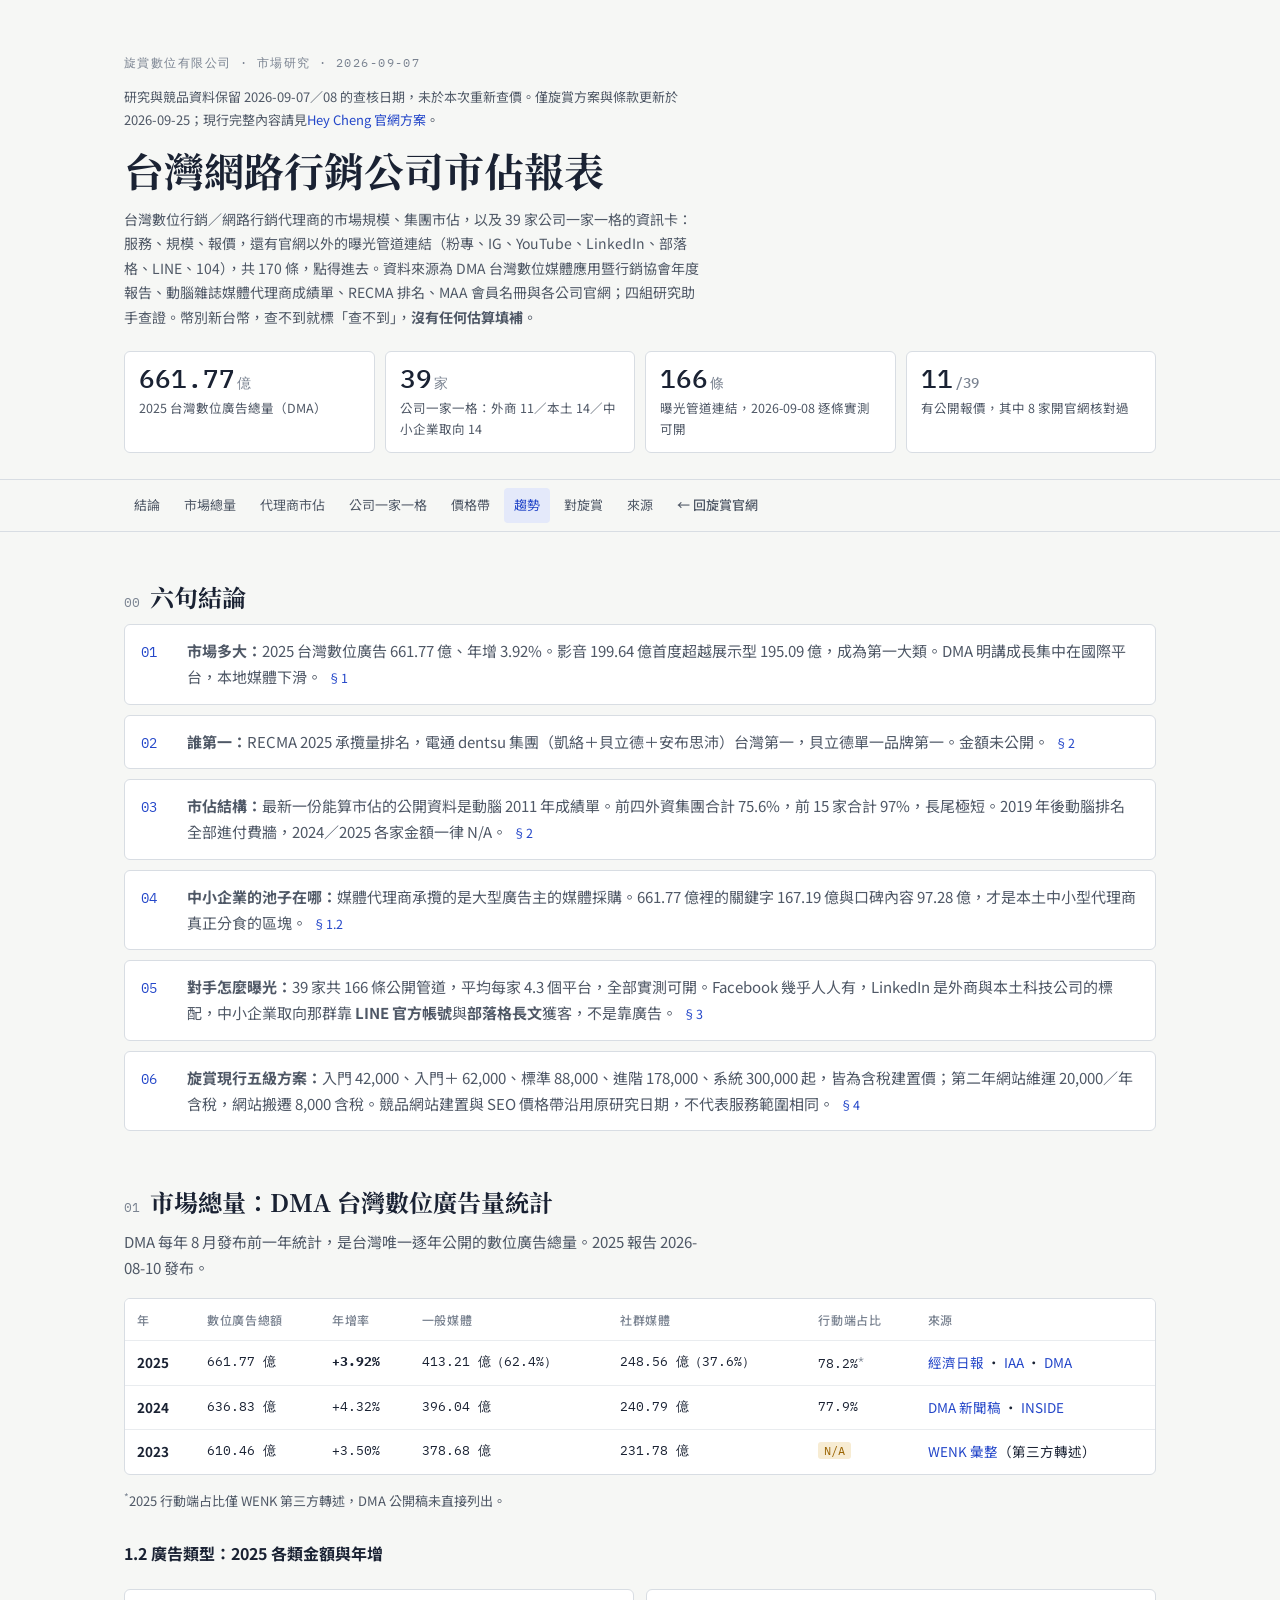
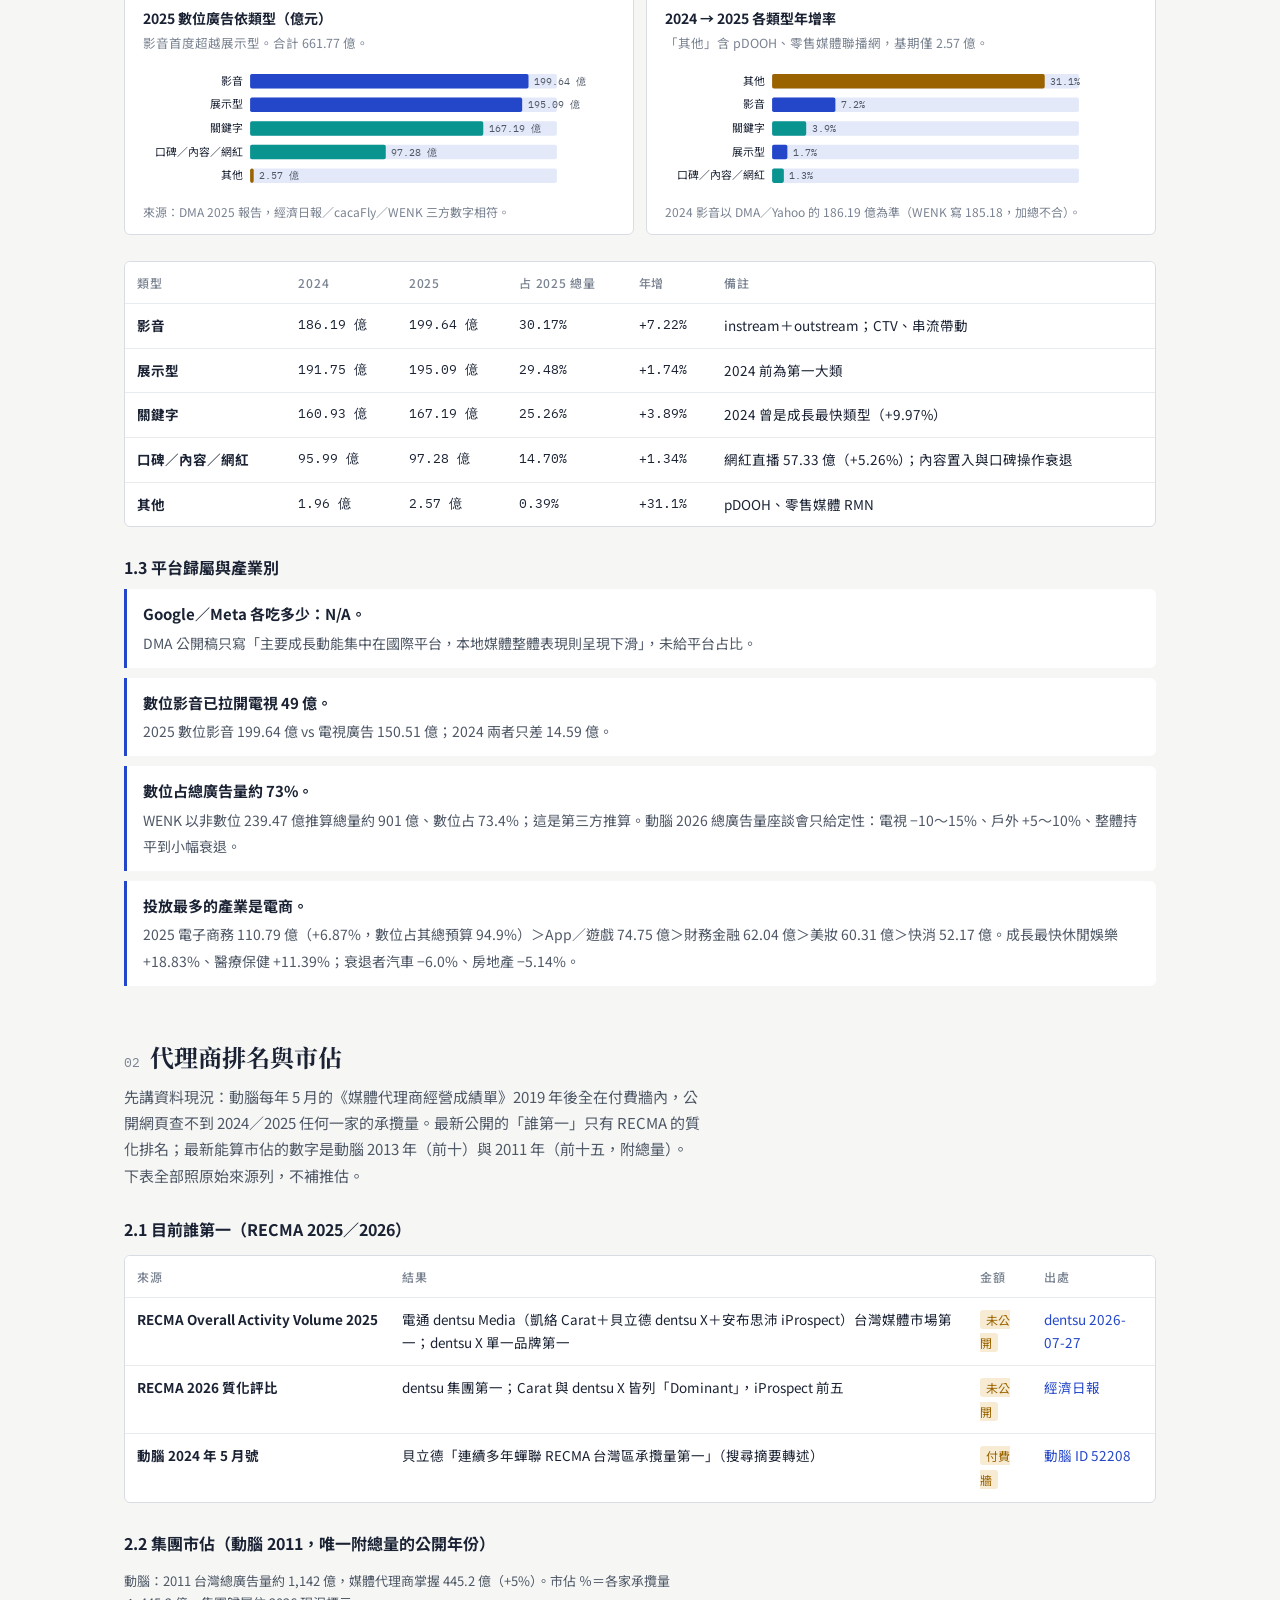
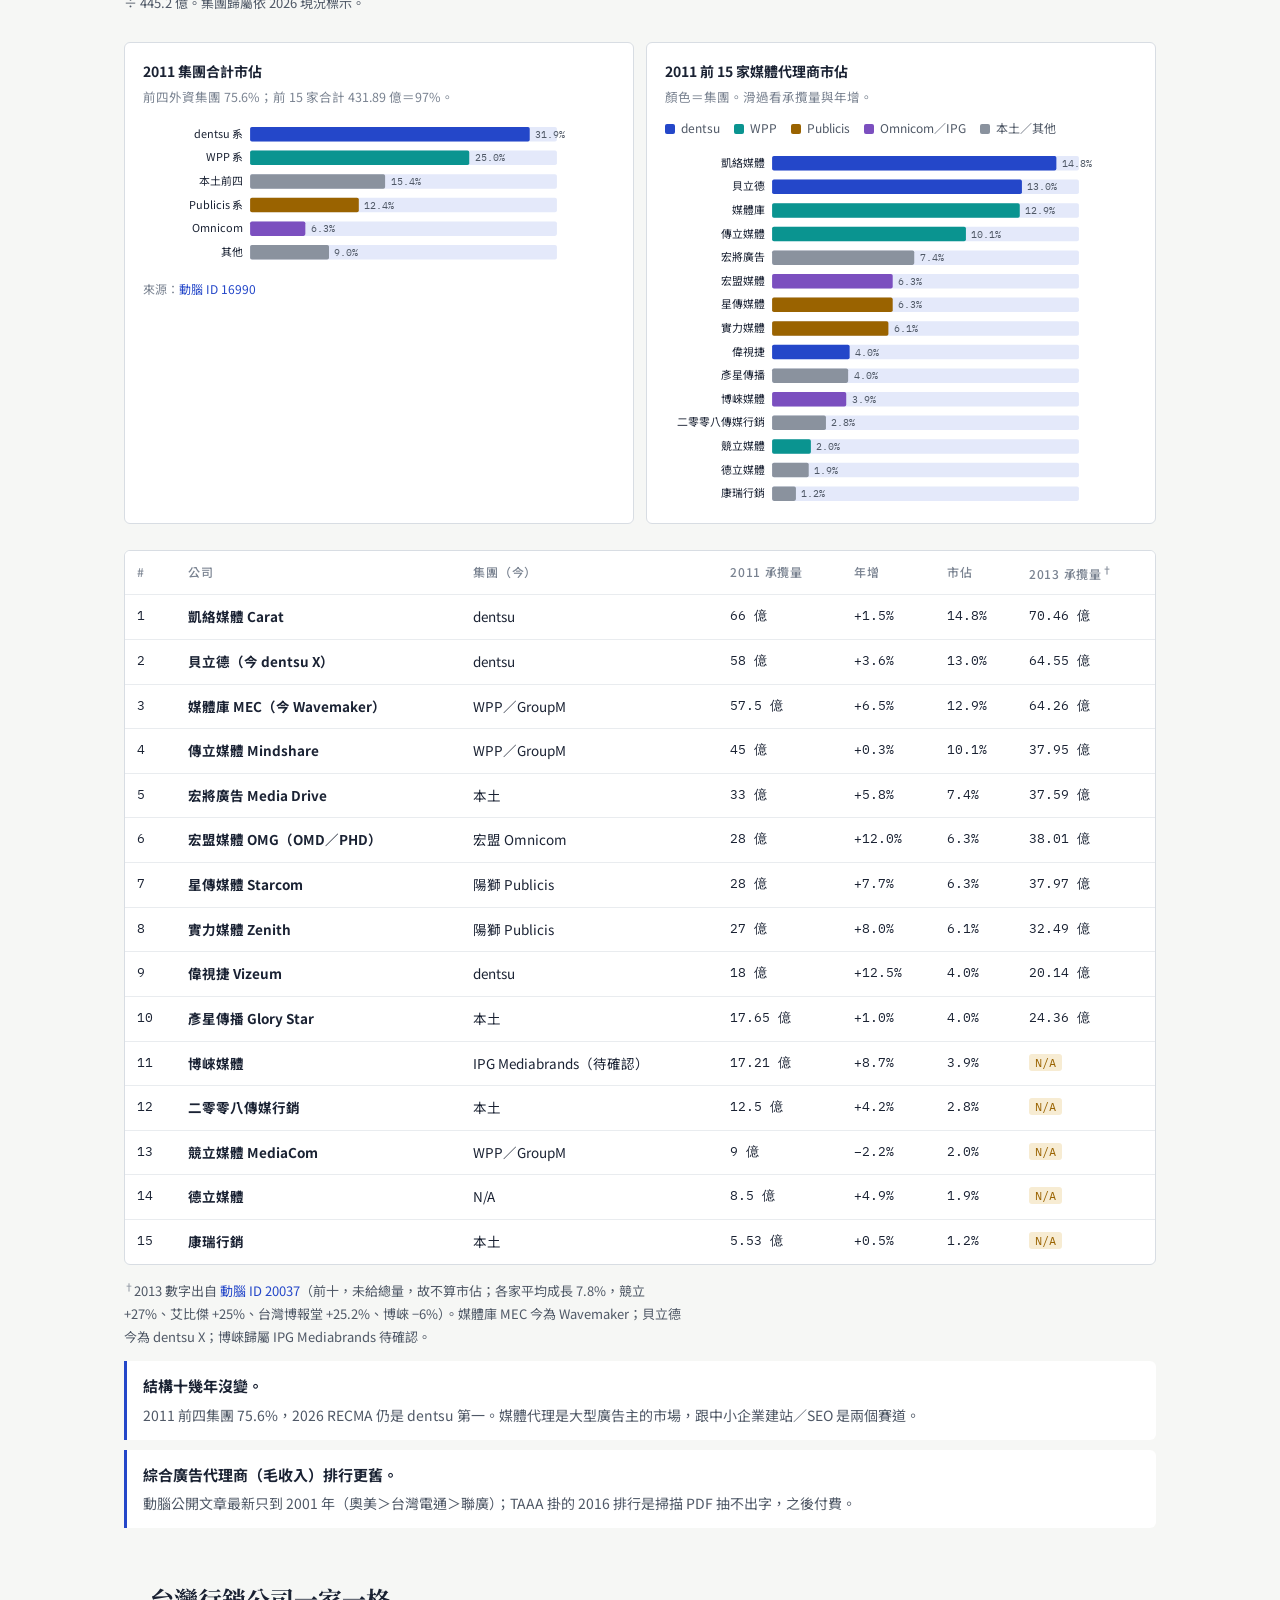
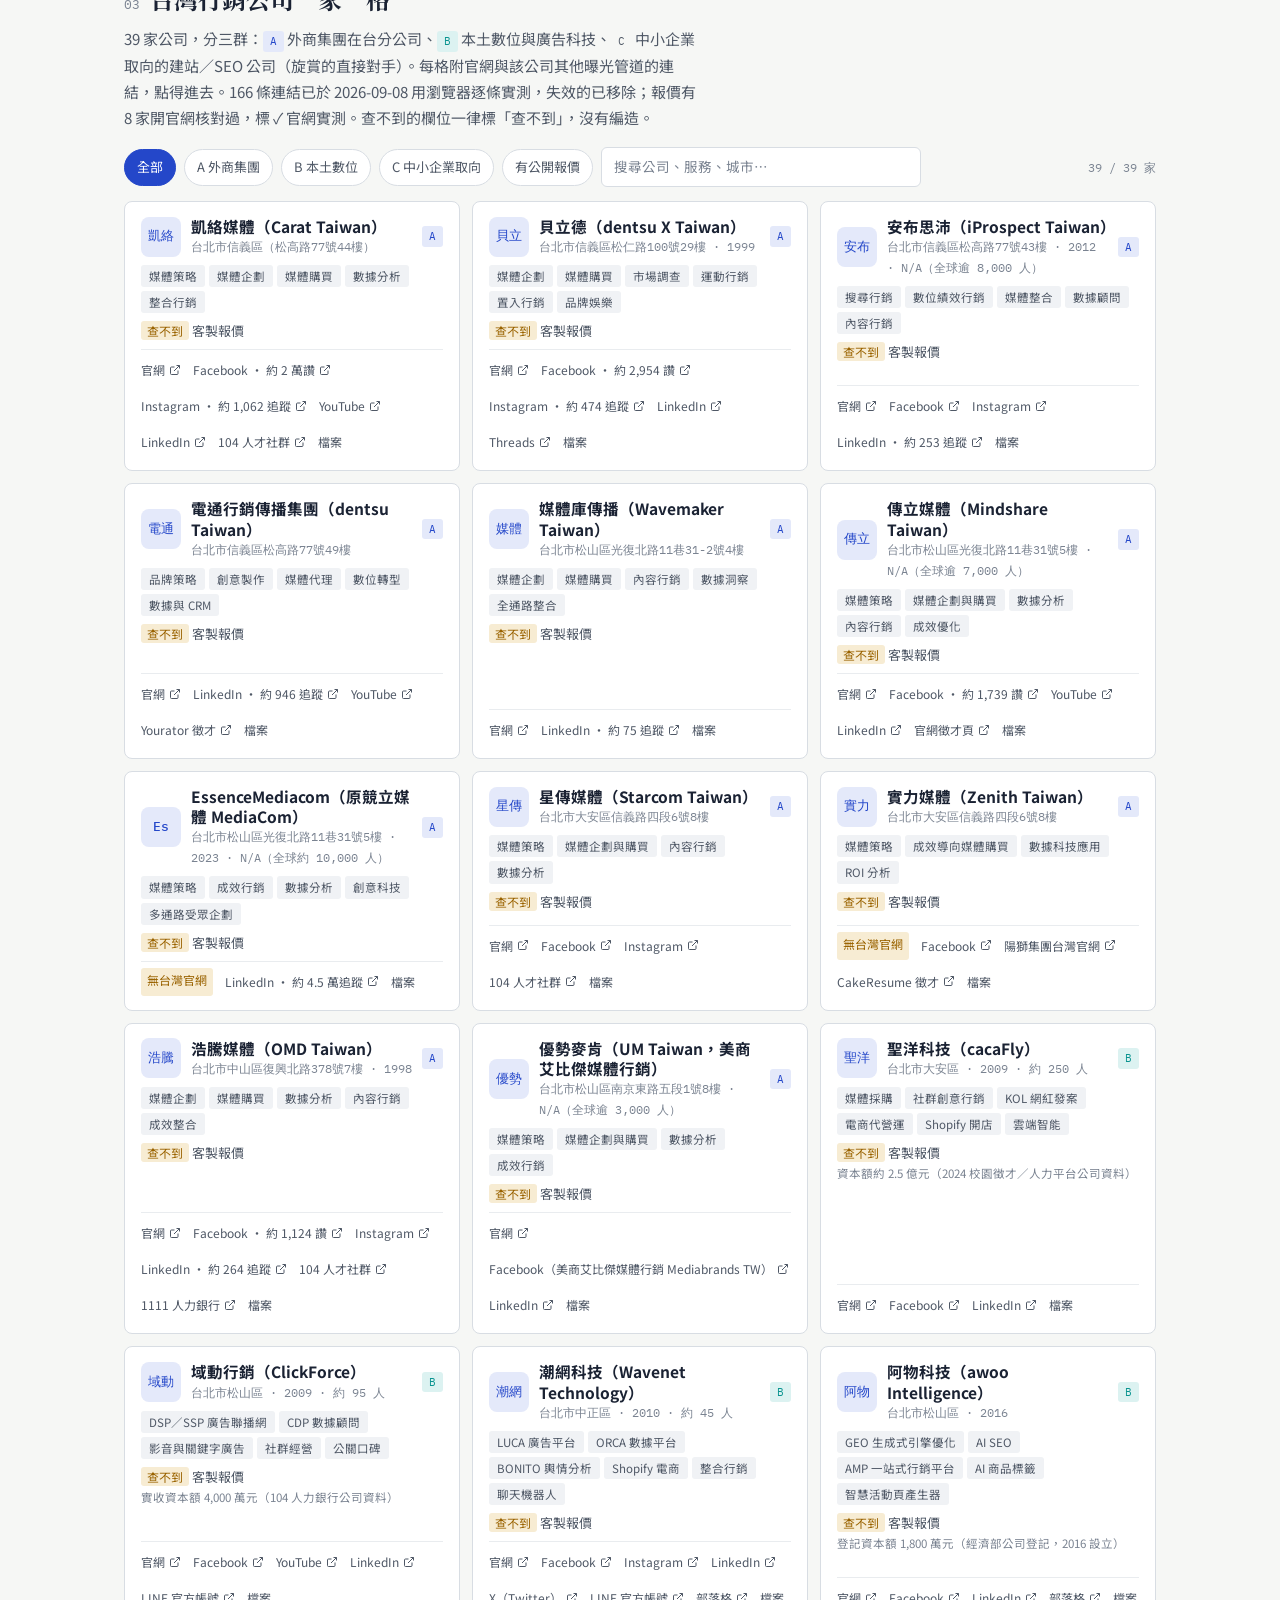
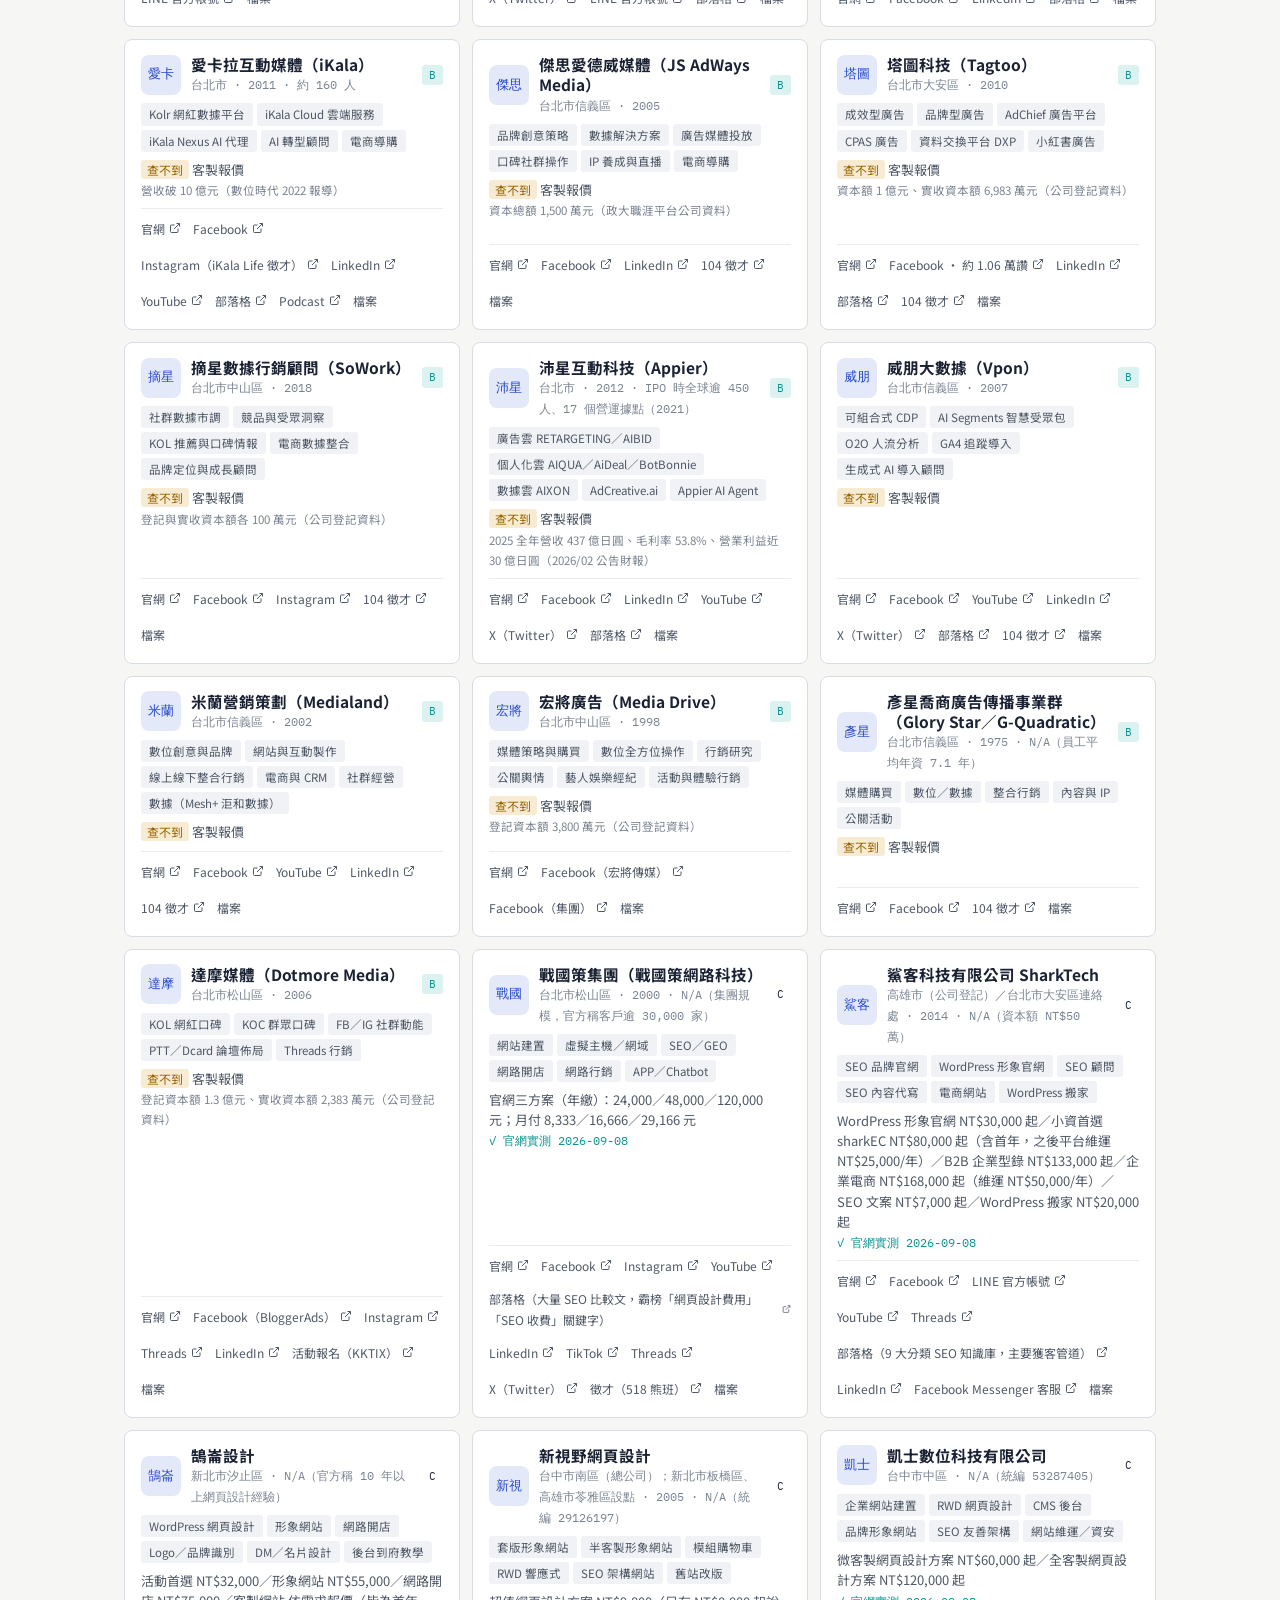
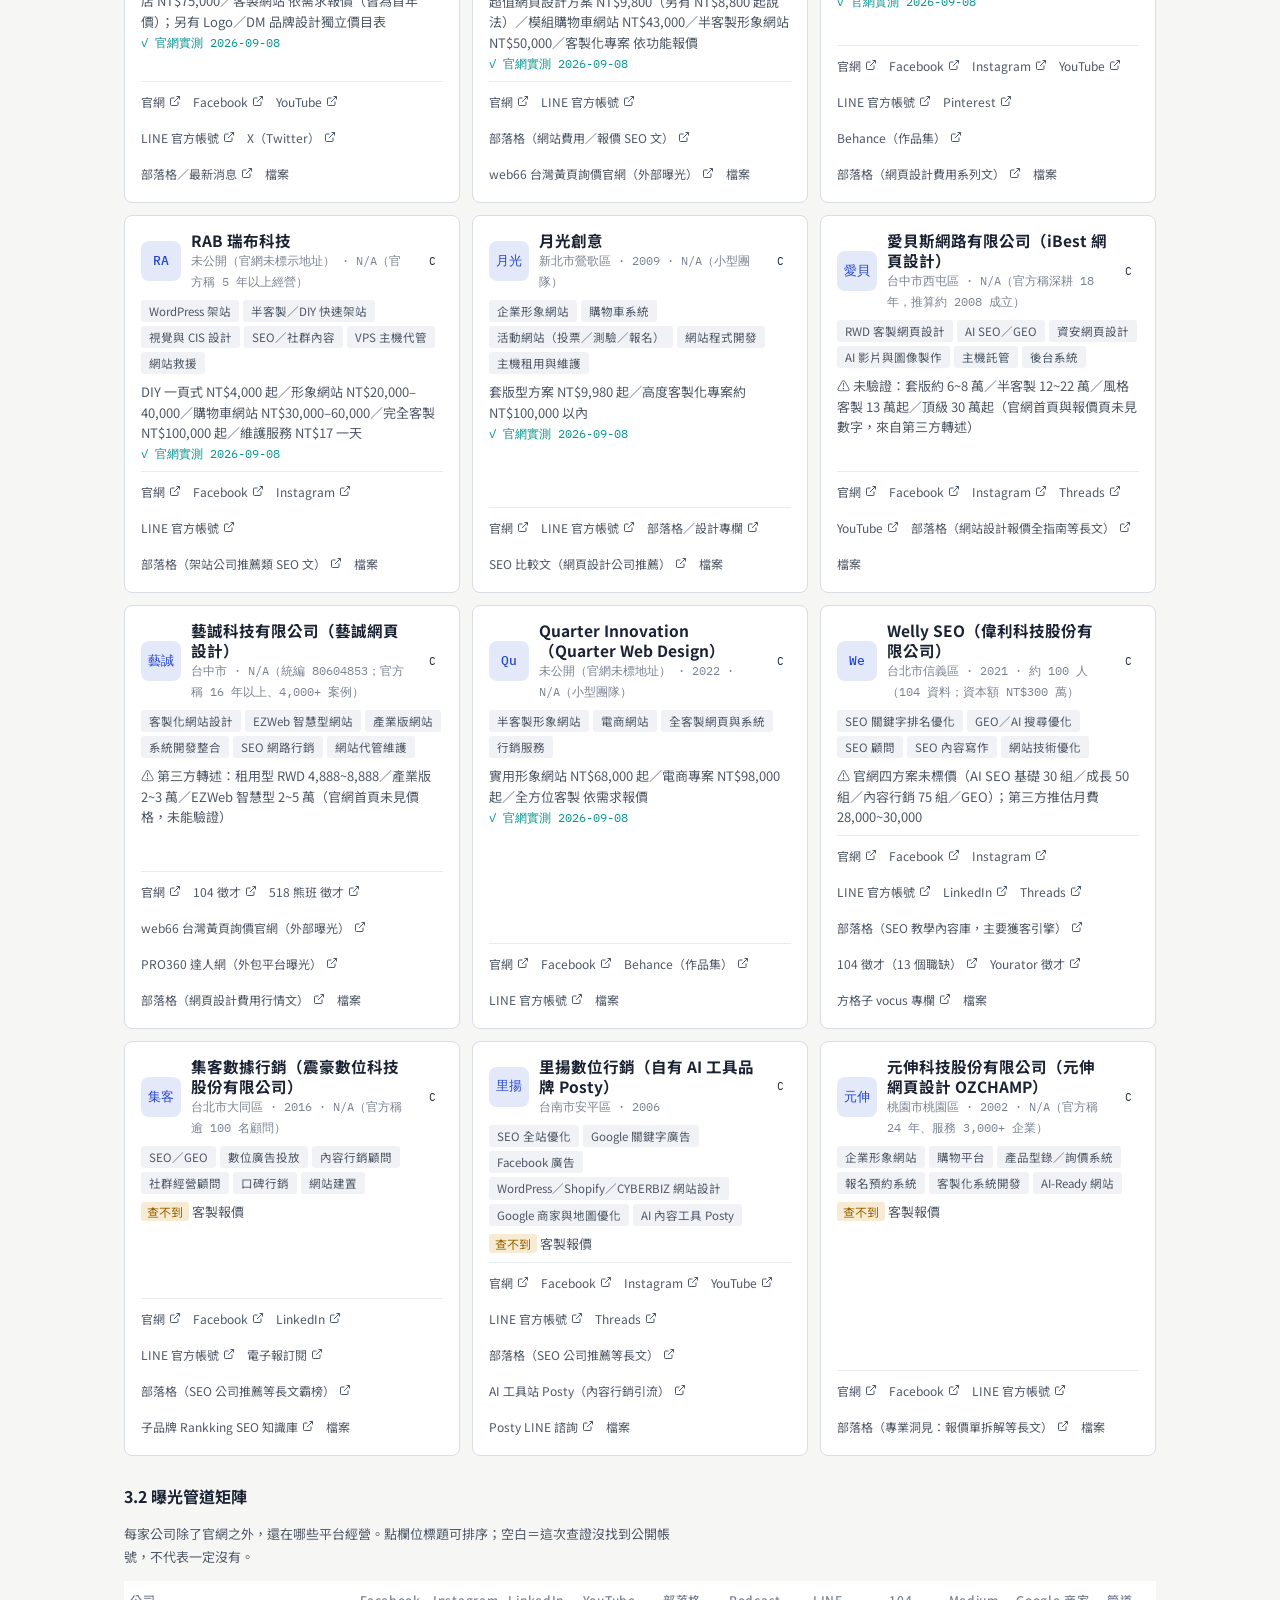
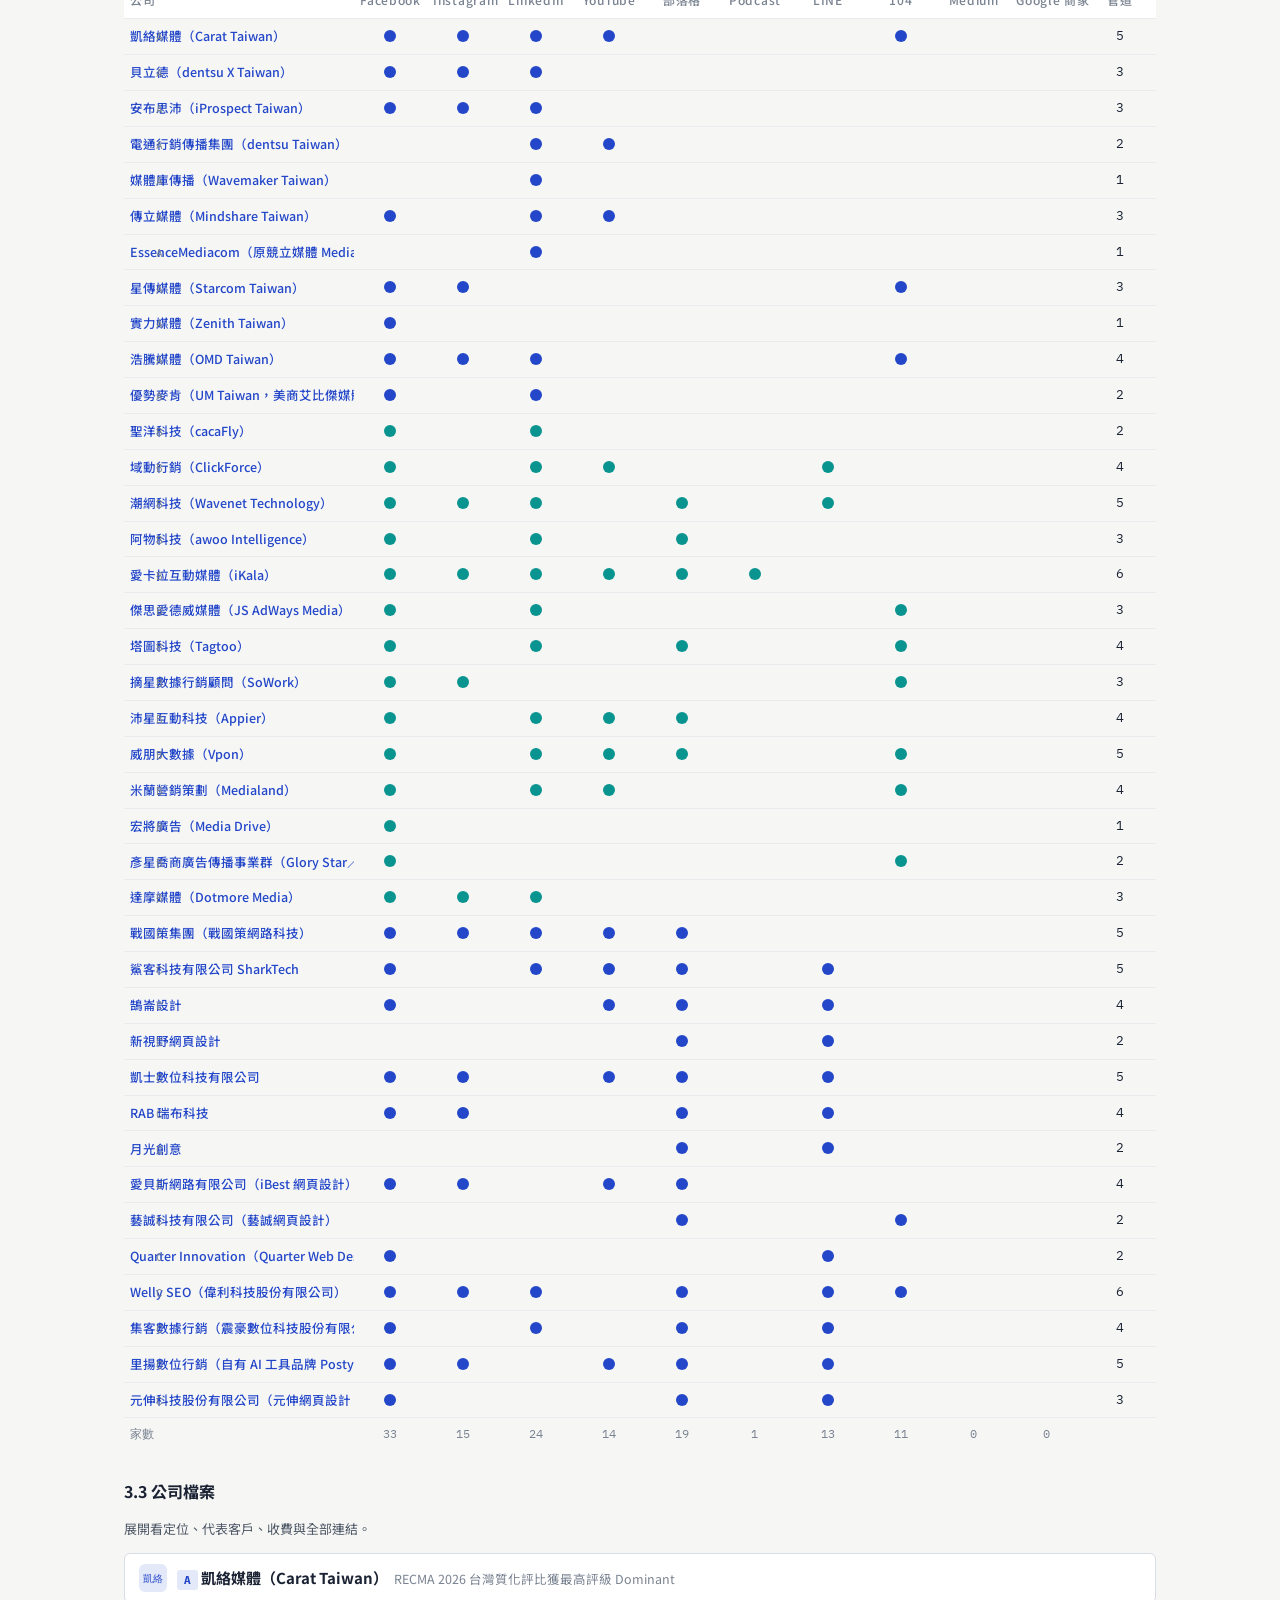
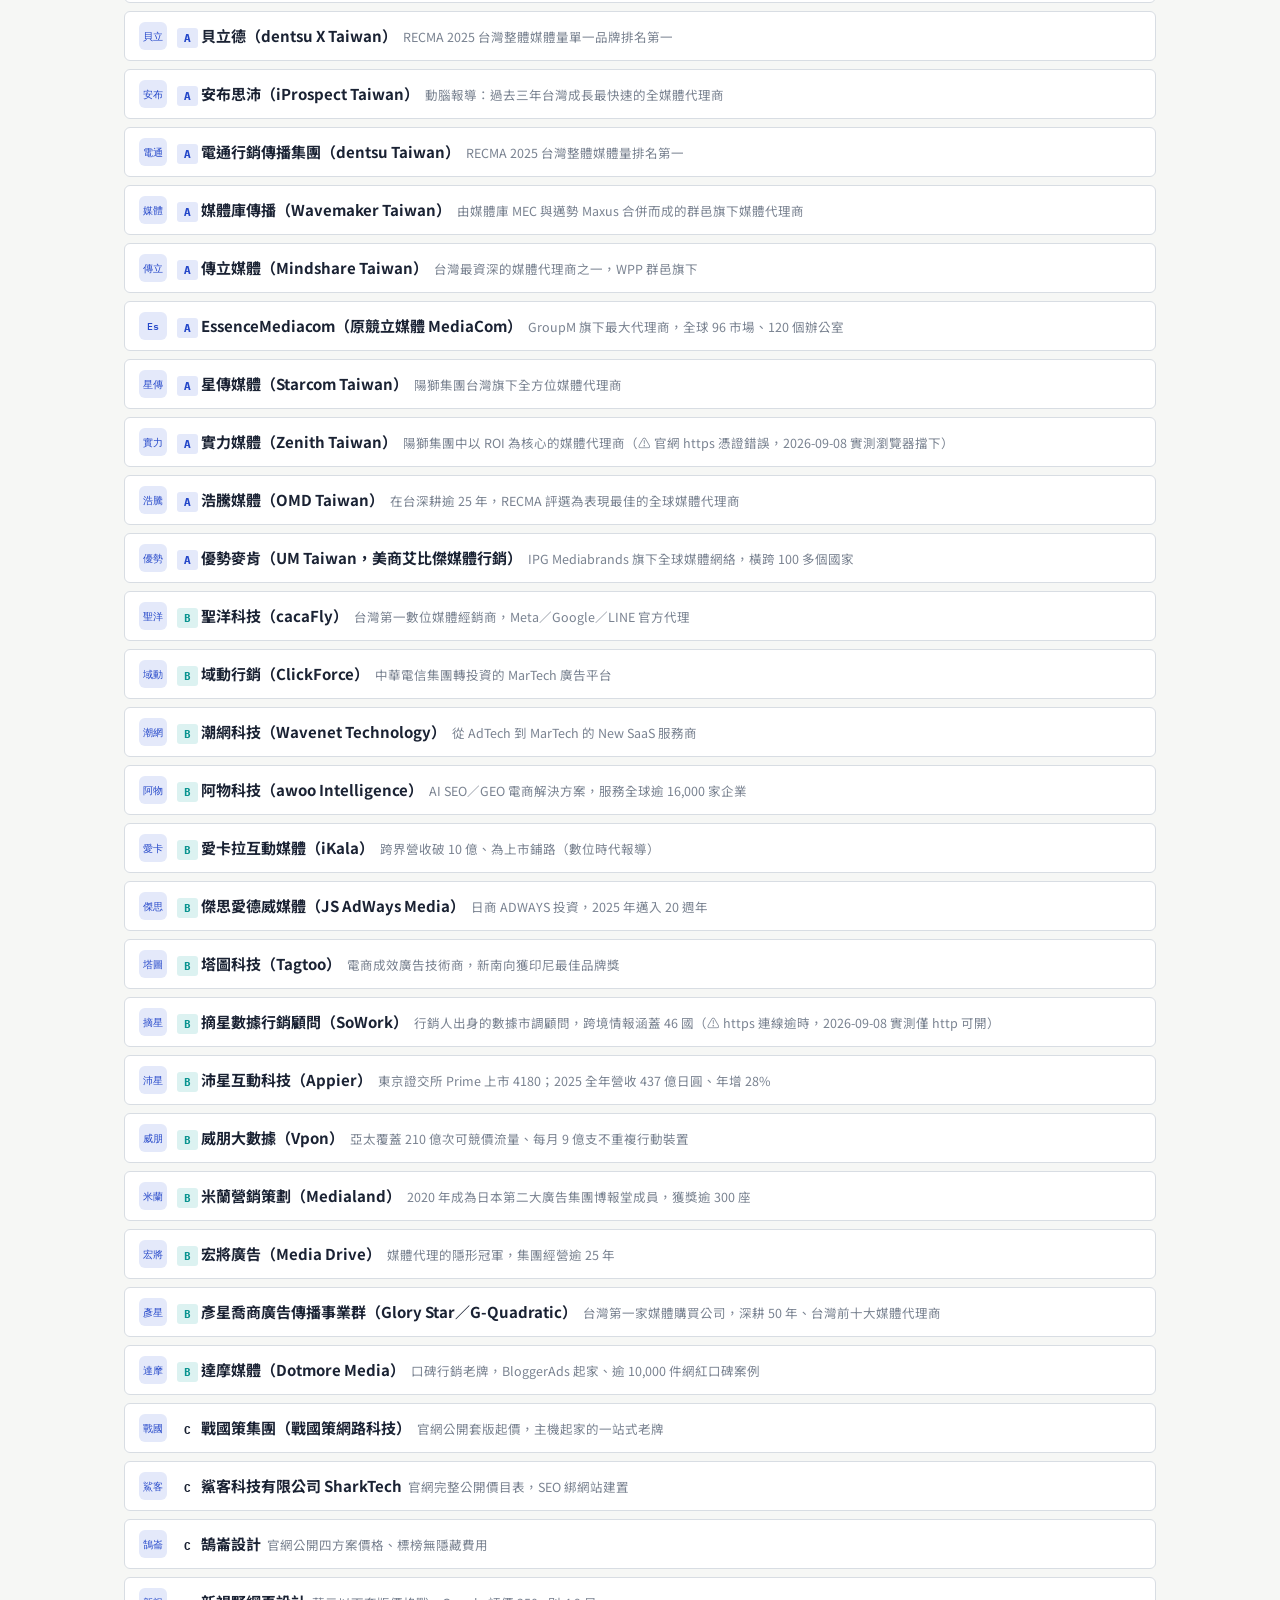
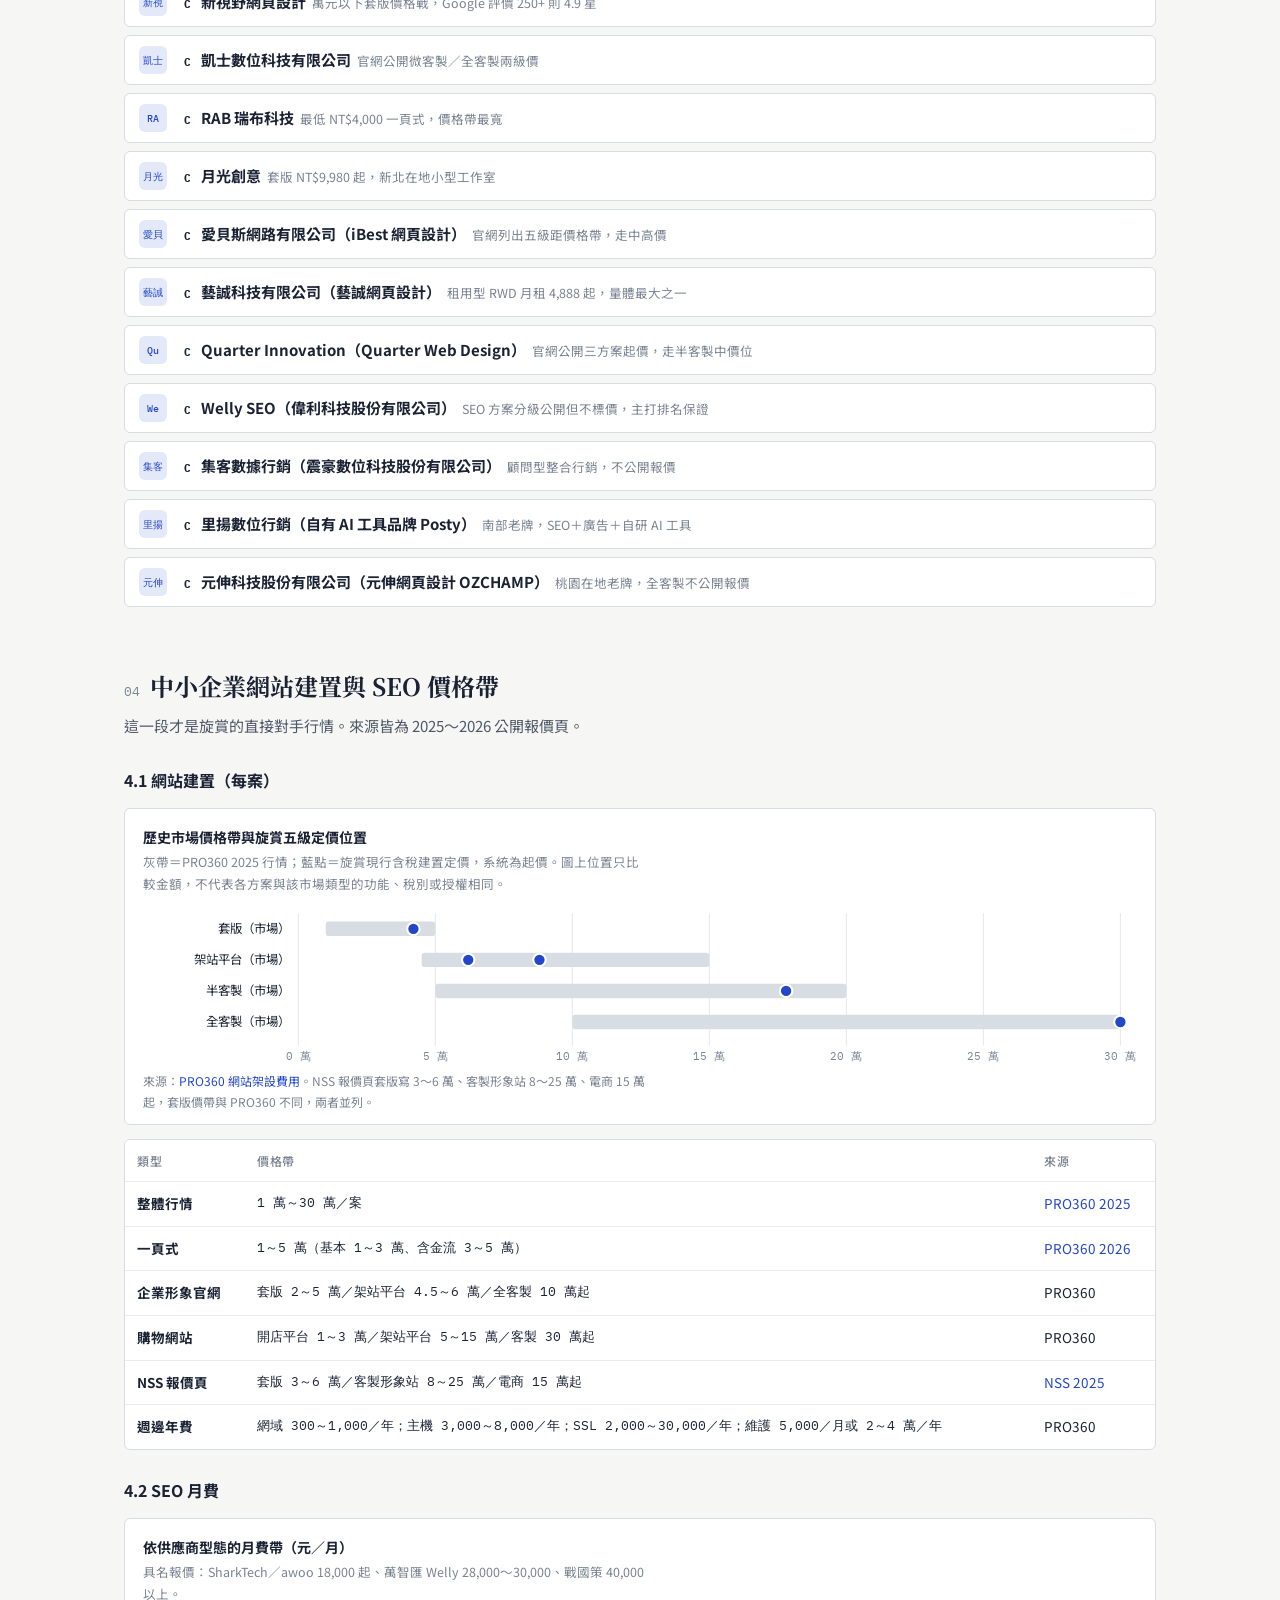
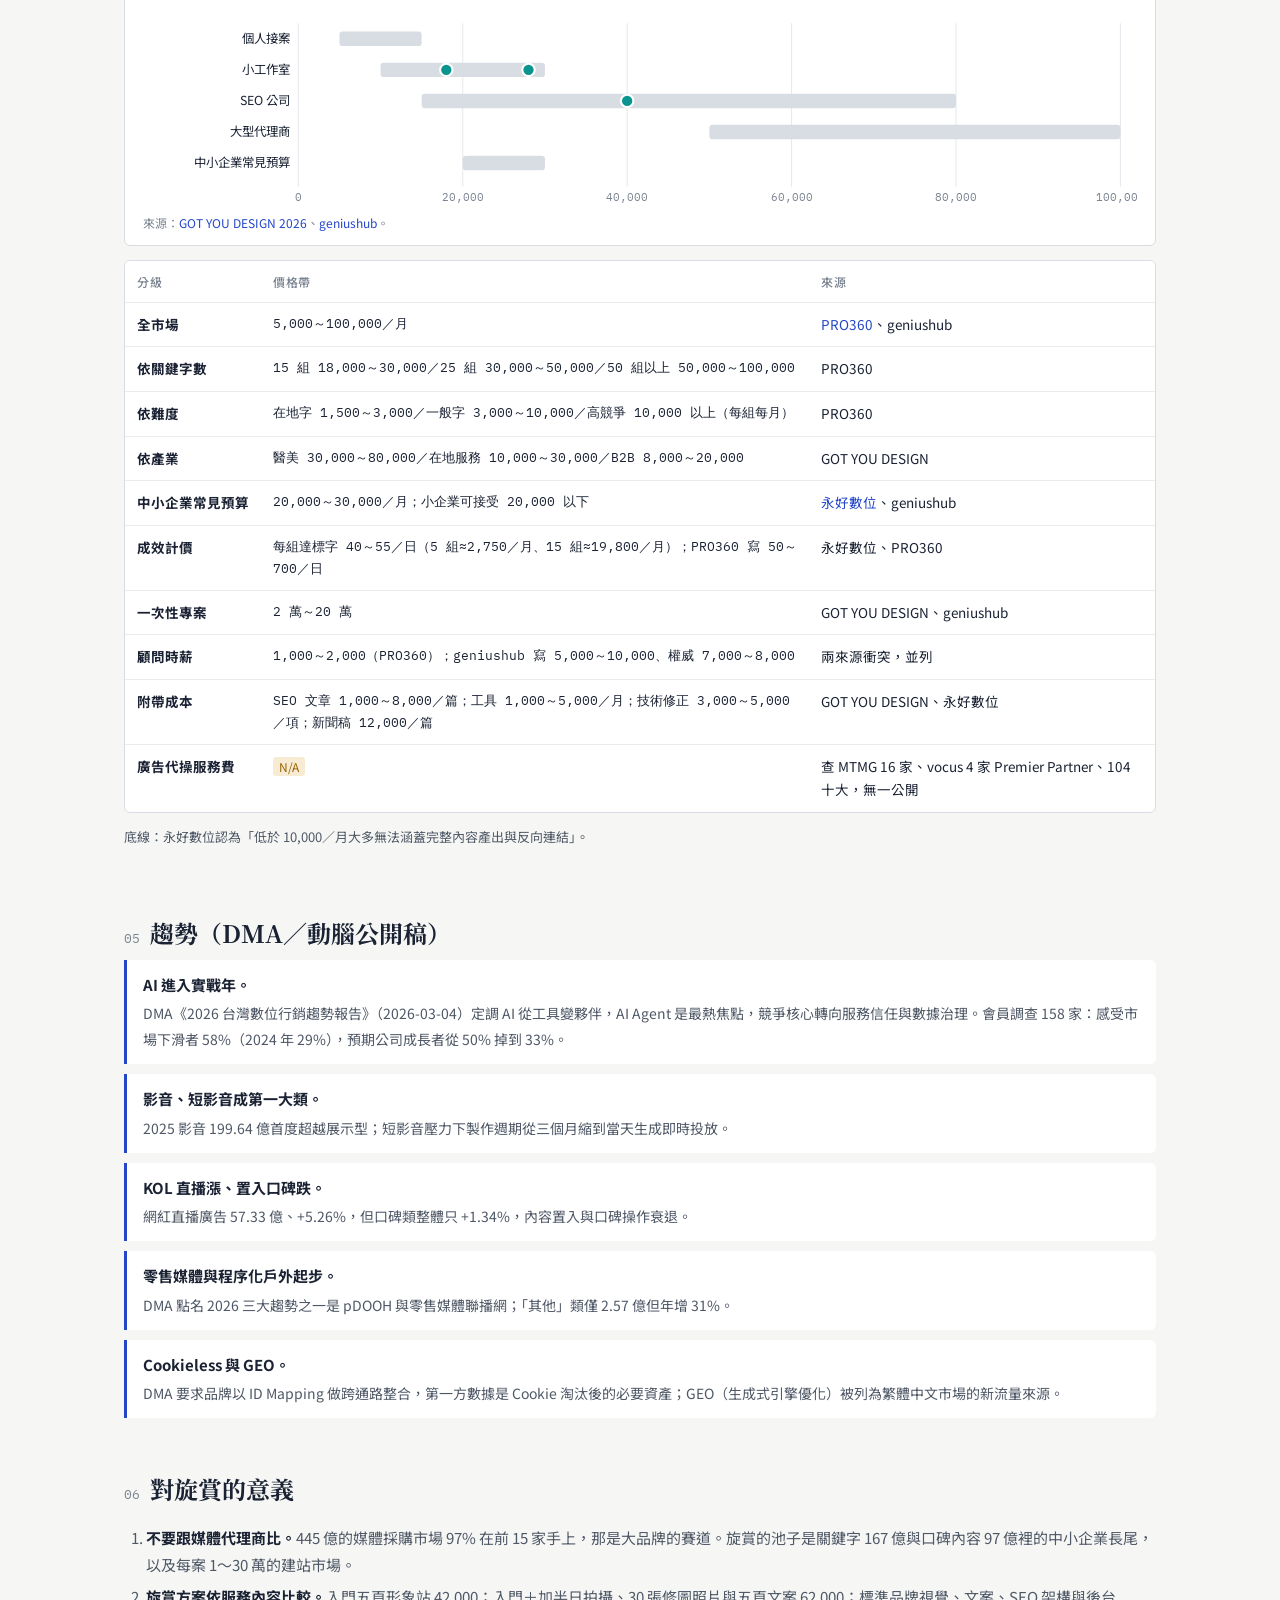
<file: research/agency-benchmark/index.html>
<!DOCTYPE html>
<html lang="zh-Hant-TW">
<head>
<meta charset="utf-8">
<meta name="viewport" content="width=device-width, initial-scale=1">
<meta name="description" content="台灣網路行銷公司市佔報表：2025 台灣數位廣告 661.77 億、各類型占比、媒體代理商集團市佔、本土數位行銷公司名單與中小企業網站建置／SEO 價格帶（2026-09-07）。">
<title>台灣網路行銷公司市佔報表｜旋賞數位市場研究</title>
<link rel="canonical" href="https://howard118008y-commits.github.io/spinprize/research/agency-benchmark/">
<meta property="og:type" content="article">
<meta property="og:title" content="台灣網路行銷公司市佔報表">
<meta property="og:description" content="2025 台灣數位廣告 661.77 億；影音首度超越展示型；前四大外資集團合計市佔 75.6%；本土公司名單與建站／SEO 價格帶。">
<meta property="og:url" content="https://howard118008y-commits.github.io/spinprize/research/agency-benchmark/">
<meta property="og:image" content="https://howard118008y-commits.github.io/spinprize/assets/og.jpg">
<link rel="stylesheet" href="https://fonts.googleapis.com/css2?family=Noto+Serif+TC:wght@600;700&family=Noto+Sans+TC:wght@400;500;700&family=IBM+Plex+Mono:wght@400;500&display=swap">
<style>
:root{
  --bg:#F6F7F5; --surface:#FFFFFF; --surface-2:#F0F2F5; --ink:#1A2233; --ink-2:#4F5866; --ink-3:#7A8391;
  --rule:#D8DDE3; --rule-soft:#E9ECEF;
  --accent:#2447C9; --accent-soft:#E4E9FA;
  --bay:#0A9490; --bay-soft:#DCF2F1;
  --gap:#9A6300; --gap-soft:#F7ECD3;
  --bar-track:#E4E9FA; --band:#EEF1F8; --grid:#E5E8ED;
  --font-display:"Noto Serif TC","Songti TC","PingFang TC",serif;
  --font-body:"Noto Sans TC","PingFang TC","Microsoft JhengHei",system-ui,sans-serif;
  --font-mono:"IBM Plex Mono","SF Mono",Menlo,monospace;
}
@media (prefers-color-scheme: dark){
  :root:not([data-theme="light"]){
    --bg:#12161D; --surface:#1A1F28; --surface-2:#20262F; --ink:#E8EBEF; --ink-2:#B3BAC5; --ink-3:#8A929E;
    --rule:#2C333E; --rule-soft:#232933;
    --accent:#6B8AF5; --accent-soft:#1F2B4F;
    --bay:#22A9A4; --bay-soft:#123837;
    --gap:#B8842A; --gap-soft:#3A2D12;
    --bar-track:#242C3B; --band:#1E2431; --grid:#2A313C;
  }
}
:root[data-theme="dark"]{
  --bg:#12161D; --surface:#1A1F28; --surface-2:#20262F; --ink:#E8EBEF; --ink-2:#B3BAC5; --ink-3:#8A929E;
  --rule:#2C333E; --rule-soft:#232933;
  --accent:#6B8AF5; --accent-soft:#1F2B4F;
  --bay:#22A9A4; --bay-soft:#123837;
  --gap:#B8842A; --gap-soft:#3A2D12;
  --bar-track:#242C3B; --band:#1E2431; --grid:#2A313C;
}
*{box-sizing:border-box}
body{background:var(--bg);color:var(--ink);font-family:var(--font-body);font-size:15px;line-height:1.75;margin:0}
a{color:var(--accent);text-decoration:none;border-bottom:1px solid transparent;transition:border-color .15s}
a:hover{border-bottom-color:var(--accent)}
a:focus-visible,button:focus-visible,input:focus-visible,summary:focus-visible{outline:2px solid var(--accent);outline-offset:2px}
.wrap{max-width:1080px;margin:0 auto;padding:0 24px}
header.mast{padding:52px 0 26px;border-bottom:1px solid var(--rule)}
.eyebrow{font-family:var(--font-mono);font-size:12px;letter-spacing:.12em;text-transform:uppercase;color:var(--ink-3)}
h1{font-family:var(--font-display);font-weight:700;font-size:clamp(28px,4vw,40px);line-height:1.25;margin:10px 0 12px;text-wrap:balance}
.meta{color:var(--ink-2);font-size:14px;max-width:72ch;margin:0 0 22px}
.kpis{display:grid;grid-template-columns:repeat(4,1fr);gap:10px}
.kpi{background:var(--surface);border:1px solid var(--rule);border-radius:6px;padding:12px 14px}
.kpi .v{font-family:var(--font-mono);font-size:26px;font-weight:500;line-height:1.1;font-variant-numeric:tabular-nums}
.kpi .v em{font-style:normal;font-size:14px;color:var(--ink-3);margin-left:2px}
.kpi .l{font-size:12.5px;color:var(--ink-2);margin-top:4px}
nav.toc{position:sticky;top:0;z-index:5;background:var(--bg);border-bottom:1px solid var(--rule);padding:8px 0;overflow-x:auto}
nav.toc ul{list-style:none;margin:0;padding:0;display:flex;gap:4px;white-space:nowrap}
nav.toc a{font-size:13px;color:var(--ink-2);padding:6px 10px;border-radius:4px;border-bottom:none;display:inline-block;min-height:32px}
nav.toc a:hover,nav.toc a.on{color:var(--accent);background:var(--accent-soft)}
section{padding:44px 0 6px}
h2{font-family:var(--font-display);font-weight:700;font-size:24px;margin:0 0 6px;text-wrap:balance}
h2 .num{font-family:var(--font-mono);font-size:13px;color:var(--ink-3);margin-right:10px;font-weight:400}
h3{font-size:16px;font-weight:700;margin:26px 0 8px}
.lede{color:var(--ink-2);max-width:72ch;margin:0 0 16px}
p{max-width:72ch}
.findings{list-style:none;padding:0;margin:0;display:grid;gap:10px}
.findings li{display:grid;grid-template-columns:34px 1fr;gap:12px;padding:13px 16px;background:var(--surface);border:1px solid var(--rule);border-radius:6px}
.findings .k{font-family:var(--font-mono);color:var(--accent);font-size:14px;padding-top:2px}
.findings span.body{color:var(--ink-2)}
.findings a.jump{font-size:12.5px;margin-left:6px;white-space:nowrap}
/* controls */
.controls{display:flex;flex-wrap:wrap;gap:8px;align-items:center;margin:14px 0}
.chip{border:1px solid var(--rule);background:var(--surface);color:var(--ink-2);font:inherit;font-size:13px;padding:6px 12px;border-radius:999px;cursor:pointer;min-height:36px;transition:background .15s,color .15s,border-color .15s}
.chip:hover{border-color:var(--accent)}
.chip.on{background:var(--accent);border-color:var(--accent);color:#fff}
.chip.b.on{background:var(--bay);border-color:var(--bay)}
.search{flex:1;min-width:180px;max-width:320px;border:1px solid var(--rule);background:var(--surface);color:var(--ink);font:inherit;font-size:13.5px;padding:7px 12px;border-radius:6px;min-height:36px}
.search::placeholder{color:var(--ink-3)}
.count{font-family:var(--font-mono);font-size:12px;color:var(--ink-3);margin-left:auto}
/* cards */
.cards{display:grid;grid-template-columns:repeat(auto-fill,minmax(320px,1fr));gap:12px}
.card{background:var(--surface);border:1px solid var(--rule);border-radius:8px;padding:14px 16px;display:grid;grid-template-rows:auto auto 1fr auto;gap:8px;transition:border-color .15s,box-shadow .15s}
.card:hover{border-color:var(--accent);box-shadow:0 2px 10px rgba(20,30,60,.06)}
.card.hide{display:none}
.card .top{display:grid;grid-template-columns:40px 1fr auto;gap:10px;align-items:center}
.logo{width:40px;height:40px;border-radius:8px;object-fit:contain;background:#fff;border:1px solid var(--rule-soft);padding:3px}
.logo.fallback{display:inline-grid;place-items:center;font-family:var(--font-mono);font-size:13px;font-weight:500;color:var(--accent);background:var(--accent-soft);border:none}
.card .nm{font-weight:700;font-size:15.5px;line-height:1.3}
.card .nm a{color:var(--ink);border-bottom:none}
.card .nm a:hover{color:var(--accent)}
.card .sub{font-size:12px;color:var(--ink-3);font-family:var(--font-mono)}
.tag{display:inline-block;font-family:var(--font-mono);font-size:11px;padding:1px 7px;border-radius:3px;line-height:1.7;vertical-align:middle}
.tag.a{background:var(--accent-soft);color:var(--accent)}
.tag.b{background:var(--bay-soft);color:var(--bay)}
.svc{display:flex;flex-wrap:wrap;gap:4px}
.svc span{font-size:11.5px;background:var(--surface-2);color:var(--ink-2);padding:1px 8px;border-radius:3px}
.price{font-size:13px;color:var(--ink-2);line-height:1.55}
.price b{font-family:var(--font-mono);font-weight:500;color:var(--ink);font-size:12.5px}
.na{color:var(--gap);background:var(--gap-soft);padding:1px 6px;border-radius:3px;font-size:12px}
.links{display:flex;gap:12px;font-size:12.5px;padding-top:6px;border-top:1px solid var(--rule-soft)}
.links a{display:inline-flex;align-items:center;gap:4px;min-height:28px}
.links svg{width:12px;height:12px;stroke:currentColor;fill:none;stroke-width:2}
/* tables */
.tbl{overflow-x:auto;border:1px solid var(--rule);border-radius:6px;background:var(--surface);margin:12px 0 8px}
table{border-collapse:collapse;width:100%;min-width:720px;font-size:13.5px}
th,td{text-align:left;padding:10px 12px;vertical-align:top;border-bottom:1px solid var(--rule-soft)}
th{font-weight:500;color:var(--ink-3);font-size:12px;letter-spacing:.06em;background:var(--surface)}
tbody tr:hover td{background:var(--surface-2)}
tr:last-child td{border-bottom:none}
td.n,td.money{font-family:var(--font-mono);font-variant-numeric:tabular-nums;font-size:12.5px}
td.n{white-space:nowrap}
td.name{font-weight:700;white-space:nowrap}
td.name small{display:block;font-weight:400;color:var(--ink-3);font-size:11.5px}
.note{font-size:13px;color:var(--ink-2);max-width:80ch}
/* charts */
.fig{background:var(--surface);border:1px solid var(--rule);border-radius:6px;padding:16px 18px 12px;margin:14px 0}
.fig h4{margin:0 0 2px;font-size:14px;font-weight:700}
.fig .sub{font-size:12.5px;color:var(--ink-3);margin:0 0 10px}
.fig svg{width:100%;height:auto;display:block;font-family:var(--font-body)}
.fig .src{font-size:12px;color:var(--ink-3);margin:8px 0 0}
.legend{display:flex;gap:16px;font-size:12px;color:var(--ink-2);margin:0 0 8px}
.legend i{display:inline-block;width:10px;height:10px;border-radius:2px;margin-right:6px;vertical-align:-1px}
.two{display:grid;grid-template-columns:1fr 1fr;gap:12px}
svg text{fill:var(--ink-2);font-size:12px}
svg text.lbl{fill:var(--ink);font-size:12px}
svg text.tick{fill:var(--ink-3);font-size:11px;font-family:var(--font-mono)}
svg text.val{fill:var(--ink-2);font-size:11px;font-family:var(--font-mono)}
svg line.grid{stroke:var(--grid);stroke-width:1}
svg line.axis{stroke:var(--rule);stroke-width:1}
svg .band{fill:var(--band)}
svg .a{fill:var(--accent)} svg .b{fill:var(--bay)} svg .g{fill:var(--gap)}
svg .ring{stroke:var(--surface);stroke-width:2}
svg .hit{fill:transparent;cursor:pointer}
svg .mark{transition:opacity .15s}
svg .dim{opacity:.25}
/* matrix */
.matrix{overflow-x:auto}
.matrix table{min-width:980px;font-size:12.5px;table-layout:fixed}
.matrix td:first-child,.matrix th:first-child{width:230px;max-width:230px;overflow:hidden;text-overflow:ellipsis}
.matrix th{cursor:pointer;user-select:none;text-align:center;white-space:nowrap;padding:8px 6px;transition:color .15s}
.matrix th:first-child{text-align:left;cursor:default}
.matrix th:hover,.matrix th.on{color:var(--accent)}
.matrix td{text-align:center;padding:6px}
.matrix td:first-child{text-align:left;white-space:nowrap;font-weight:500}
.matrix td:first-child small{color:var(--ink-3);font-weight:400;font-family:var(--font-mono);font-size:11px;margin-left:4px}
.dot{display:inline-block;width:12px;height:12px;border-radius:50%;background:var(--accent)}
.dot.b{background:var(--bay)}
.matrix tr.dim td{opacity:.3}
.matrix .tot td{font-family:var(--font-mono);font-size:11.5px;color:var(--ink-3);border-top:1px solid var(--rule)}
/* trends */
.trends{list-style:none;padding:0;margin:0;display:grid;gap:10px}
.trends li{padding:12px 16px;border-left:3px solid var(--accent);background:var(--surface);border-radius:0 6px 6px 0}
.trends b{display:block;font-weight:700;margin-bottom:2px}
.trends span{color:var(--ink-2);font-size:14px}
.delta{font-weight:700}.delta.warn{color:var(--gap)}
.steps{padding-left:22px;color:var(--ink-2)}.steps li{margin-bottom:6px}.steps b{color:var(--ink)}
/* profiles */
details{border:1px solid var(--rule);border-radius:6px;background:var(--surface);margin:8px 0}
summary{cursor:pointer;padding:10px 14px;font-weight:700;display:grid;grid-template-columns:28px 1fr;gap:10px;align-items:center;list-style:none;min-height:48px}
summary::-webkit-details-marker{display:none}
summary .logo{width:28px;height:28px;border-radius:6px;padding:2px}
summary .logo.fallback{font-size:10px}
summary small{font-weight:400;color:var(--ink-3);font-size:12.5px;margin-left:6px}
.prof{padding:0 14px 14px 52px;font-size:14px;color:var(--ink-2)}
.prof dl{display:grid;grid-template-columns:96px 1fr;gap:4px 12px;margin:0}
.prof dt{color:var(--ink-3);font-size:12.5px}.prof dd{margin:0}.prof dd a{word-break:break-all;font-size:12.5px}
/* tooltip */
#tip{position:fixed;z-index:20;pointer-events:none;background:var(--ink);color:var(--bg);font-size:12px;line-height:1.5;padding:6px 10px;border-radius:4px;max-width:260px;opacity:0;transition:opacity .12s}
#tip b{font-weight:700}
footer{padding:36px 0 56px;border-top:1px solid var(--rule);margin-top:40px;color:var(--ink-3);font-size:12.5px}
footer p{max-width:none}
@media (max-width:760px){.kpis{grid-template-columns:repeat(2,1fr)}.two{grid-template-columns:1fr}.prof dl{grid-template-columns:1fr}.prof{padding-left:14px}}
@media (prefers-reduced-motion:reduce){*{transition:none!important}}
svg .d{fill:#7B4FBF} svg .e{fill:#8A929E}
.legend i.lg-a{background:var(--accent)}.legend i.lg-b{background:var(--bay)}.legend i.lg-g{background:var(--gap)}.legend i.lg-d{background:#7B4FBF}.legend i.lg-e{background:#8A929E}
.legend{flex-wrap:wrap;gap:10px 14px}
sup{font-size:10px;color:var(--ink-3)}
.card .links{flex-wrap:wrap;gap:8px 12px}
.card .links a{font-size:12px;color:var(--ink-2)}
.card .links a:hover{color:var(--accent)}
.matrix td a{border-bottom:none;display:inline-grid;place-items:center;width:22px;height:22px}
.matrix td a:hover .dot{transform:scale(1.25)}
.dot{transition:transform .15s}
.card .price small{font-size:11.5px}
.pv{color:var(--bay);font-size:11.5px;font-family:var(--font-mono)}

.card .links{flex-wrap:wrap;gap:8px 12px}
.card .links a{font-size:12px;color:var(--ink-2)}
.card .links a:hover{color:var(--accent)}
.matrix td a{border-bottom:none;display:inline-grid;place-items:center;width:22px;height:22px}
.matrix td a:hover .dot{transform:scale(1.25)}
.dot{transition:transform .15s}
.card .price small{font-size:11.5px}

</style>

</head>
<body>
<div id="tip" role="tooltip"></div>

<header class="mast"><div class="wrap">
  <div class="eyebrow">旋賞數位有限公司 · 市場研究 · 2026-09-07</div>
  <p class="note">研究與競品資料保留 2026-09-07／08 的查核日期，未於本次重新查價。僅旋賞方案與條款更新於 2026-09-25；現行完整內容請見<a href="https://heycheng.com.tw/#pricing" target="_top">Hey Cheng 官網方案</a>。</p>
  <h1>台灣網路行銷公司市佔報表</h1>
  <p class="meta">台灣數位行銷／網路行銷代理商的市場規模、集團市佔，以及 39 家公司一家一格的資訊卡：服務、規模、報價，還有官網以外的曝光管道連結（粉專、IG、YouTube、LinkedIn、部落格、LINE、104），共 170 條，點得進去。資料來源為 DMA 台灣數位媒體應用暨行銷協會年度報告、動腦雜誌媒體代理商成績單、RECMA 排名、MAA 會員名冊與各公司官網；四組研究助手查證。幣別新台幣，查不到就標「查不到」，<b>沒有任何估算填補</b>。</p>
  <div class="kpis">
    <div class="kpi"><div class="v">661.77<em>億</em></div><div class="l">2025 台灣數位廣告總量（DMA）</div></div>
    <div class="kpi"><div class="v">39<em>家</em></div><div class="l">公司一家一格：外商 11／本土 14／中小企業取向 14</div></div>
    <div class="kpi"><div class="v">166<em>條</em></div><div class="l">曝光管道連結，2026-09-08 逐條實測可開</div></div>
    <div class="kpi"><div class="v">11<em>/39</em></div><div class="l">有公開報價，其中 8 家開官網核對過</div></div>
  </div>
</div></header>

<nav class="toc"><div class="wrap"><ul>
  <li><a href="#s0">結論</a></li>
  <li><a href="#s1">市場總量</a></li>
  <li><a href="#s2">代理商市佔</a></li>
  <li><a href="#s3">公司一家一格</a></li>
  <li><a href="#s4">價格帶</a></li>
  <li><a href="#s5">趨勢</a></li>
  <li><a href="#s6">對旋賞</a></li>
  <li><a href="#s7">來源</a></li>
  <li><a href="../../" target="_top" style="margin-left:auto;font-weight:500">← 回旋賞官網</a></li>
</ul></div></nav>

<main class="wrap">

<section id="s0">
  <h2><span class="num">00</span>六句結論</h2>
  <ul class="findings">
    <li><span class="k">01</span><span class="body"><b>市場多大：</b>2025 台灣數位廣告 661.77 億、年增 3.92%。影音 199.64 億首度超越展示型 195.09 億，成為第一大類。DMA 明講成長集中在國際平台，本地媒體下滑。<a class="jump" href="#s1">§1</a></span></li>
    <li><span class="k">02</span><span class="body"><b>誰第一：</b>RECMA 2025 承攬量排名，電通 dentsu 集團（凱絡＋貝立德＋安布思沛）台灣第一，貝立德單一品牌第一。金額未公開。<a class="jump" href="#s2">§2</a></span></li>
    <li><span class="k">03</span><span class="body"><b>市佔結構：</b>最新一份能算市佔的公開資料是動腦 2011 年成績單。前四外資集團合計 75.6%，前 15 家合計 97%，長尾極短。2019 年後動腦排名全部進付費牆，2024／2025 各家金額一律 N/A。<a class="jump" href="#s2">§2</a></span></li>
    <li><span class="k">04</span><span class="body"><b>中小企業的池子在哪：</b>媒體代理商承攬的是大型廣告主的媒體採購。661.77 億裡的關鍵字 167.19 億與口碑內容 97.28 億，才是本土中小型代理商真正分食的區塊。<a class="jump" href="#s1">§1.2</a></span></li>
    <li><span class="k">05</span><span class="body"><b>對手怎麼曝光：</b>39 家共 166 條公開管道，平均每家 4.3 個平台，全部實測可開。Facebook 幾乎人人有，LinkedIn 是外商與本土科技公司的標配，中小企業取向那群靠 <b>LINE 官方帳號</b>與<b>部落格長文</b>獲客，不是靠廣告。<a class="jump" href="#s3">§3</a></span></li>
    <li><span class="k">06</span><span class="body"><b>旋賞現行五級方案：</b>入門 42,000、入門＋ 62,000、標準 88,000、進階 178,000、系統 300,000 起，皆為含稅建置價；第二年網站維運 20,000／年含稅，網站搬遷 8,000 含稅。競品網站建置與 SEO 價格帶沿用原研究日期，不代表服務範圍相同。<a class="jump" href="#s4">§4</a></span></li>
  </ul>
</section>

<section id="s1">
  <h2><span class="num">01</span>市場總量：DMA 台灣數位廣告量統計</h2>
  <p class="lede">DMA 每年 8 月發布前一年統計，是台灣唯一逐年公開的數位廣告總量。2025 報告 2026-08-10 發布。</p>

  <div class="tbl"><table>
    <thead><tr><th>年</th><th>數位廣告總額</th><th>年增率</th><th>一般媒體</th><th>社群媒體</th><th>行動端占比</th><th>來源</th></tr></thead>
    <tbody>
      <tr><td class="name">2025</td><td class="money">661.77 億</td><td class="n"><span class="delta">+3.92%</span></td><td class="money">413.21 億（62.4%）</td><td class="money">248.56 億（37.6%）</td><td class="n">78.2%<sup>*</sup></td><td><a href="https://money.udn.com/money/story/5612/9684687" target="_blank" rel="noopener">經濟日報</a> · <a href="https://iaataipei.org.tw/news/article/386" target="_blank" rel="noopener">IAA</a> · <a href="https://www.dma.org.tw/trend" target="_blank" rel="noopener">DMA</a></td></tr>
      <tr><td class="name">2024</td><td class="money">636.83 億</td><td class="n">+4.32%</td><td class="money">396.04 億</td><td class="money">240.79 億</td><td class="n">77.9%</td><td><a href="https://www.dma.org.tw/newsPost/2559" target="_blank" rel="noopener">DMA 新聞稿</a> · <a href="https://www.inside.com.tw/article/39164-dma-report-taiwan-digital-advertising-market-reaches-63-683-billion-dollars-in-2024-ecommerce-leads-investment" target="_blank" rel="noopener">INSIDE</a></td></tr>
      <tr><td class="name">2023</td><td class="money">610.46 億</td><td class="n">+3.50%</td><td class="money">378.68 億</td><td class="money">231.78 億</td><td class="n"><span class="na">N/A</span></td><td><a href="https://ad-volume.pages.dev/" target="_blank" rel="noopener">WENK 彙整</a>（第三方轉述）</td></tr>
    </tbody>
  </table></div>
  <p class="note"><sup>*</sup>2025 行動端占比僅 WENK 第三方轉述，DMA 公開稿未直接列出。</p>

  <h3>1.2 廣告類型：2025 各類金額與年增</h3>
  <div class="two">
    <div class="fig">
      <h4>2025 數位廣告依類型（億元）</h4>
      <p class="sub">影音首度超越展示型。合計 661.77 億。</p>
      <div id="figType"></div>
      <p class="src">來源：DMA 2025 報告，經濟日報／cacaFly／WENK 三方數字相符。</p>
    </div>
    <div class="fig">
      <h4>2024 → 2025 各類型年增率</h4>
      <p class="sub">「其他」含 pDOOH、零售媒體聯播網，基期僅 2.57 億。</p>
      <div id="figGrowth"></div>
      <p class="src">2024 影音以 DMA／Yahoo 的 186.19 億為準（WENK 寫 185.18，加總不合）。</p>
    </div>
  </div>

  <div class="tbl"><table>
    <thead><tr><th>類型</th><th>2024</th><th>2025</th><th>占 2025 總量</th><th>年增</th><th>備註</th></tr></thead>
    <tbody>
      <tr><td class="name">影音</td><td class="money">186.19 億</td><td class="money">199.64 億</td><td class="n">30.17%</td><td class="n">+7.22%</td><td>instream＋outstream；CTV、串流帶動</td></tr>
      <tr><td class="name">展示型</td><td class="money">191.75 億</td><td class="money">195.09 億</td><td class="n">29.48%</td><td class="n">+1.74%</td><td>2024 前為第一大類</td></tr>
      <tr><td class="name">關鍵字</td><td class="money">160.93 億</td><td class="money">167.19 億</td><td class="n">25.26%</td><td class="n">+3.89%</td><td>2024 曾是成長最快類型（+9.97%）</td></tr>
      <tr><td class="name">口碑／內容／網紅</td><td class="money">95.99 億</td><td class="money">97.28 億</td><td class="n">14.70%</td><td class="n">+1.34%</td><td>網紅直播 57.33 億（+5.26%）；內容置入與口碑操作衰退</td></tr>
      <tr><td class="name">其他</td><td class="money">1.96 億</td><td class="money">2.57 億</td><td class="n">0.39%</td><td class="n">+31.1%</td><td>pDOOH、零售媒體 RMN</td></tr>
    </tbody>
  </table></div>

  <h3>1.3 平台歸屬與產業別</h3>
  <ul class="trends">
    <li><b>Google／Meta 各吃多少：N/A。</b><span>DMA 公開稿只寫「主要成長動能集中在國際平台，本地媒體整體表現則呈現下滑」，未給平台占比。</span></li>
    <li><b>數位影音已拉開電視 49 億。</b><span>2025 數位影音 199.64 億 vs 電視廣告 150.51 億；2024 兩者只差 14.59 億。</span></li>
    <li><b>數位占總廣告量約 73%。</b><span>WENK 以非數位 239.47 億推算總量約 901 億、數位占 73.4%；這是第三方推算。動腦 2026 總廣告量座談會只給定性：電視 −10～15%、戶外 +5～10%、整體持平到小幅衰退。</span></li>
    <li><b>投放最多的產業是電商。</b><span>2025 電子商務 110.79 億（+6.87%，數位占其總預算 94.9%）＞App／遊戲 74.75 億＞財務金融 62.04 億＞美妝 60.31 億＞快消 52.17 億。成長最快休閒娛樂 +18.83%、醫療保健 +11.39%；衰退者汽車 −6.0%、房地產 −5.14%。</span></li>
  </ul>
</section>

<section id="s2">
  <h2><span class="num">02</span>代理商排名與市佔</h2>
  <p class="lede">先講資料現況：動腦每年 5 月的《媒體代理商經營成績單》2019 年後全在付費牆內，公開網頁查不到 2024／2025 任何一家的承攬量。最新公開的「誰第一」只有 RECMA 的質化排名；最新能算市佔的數字是動腦 2013 年（前十）與 2011 年（前十五，附總量）。下表全部照原始來源列，不補推估。</p>

  <h3>2.1 目前誰第一（RECMA 2025／2026）</h3>
  <div class="tbl"><table>
    <thead><tr><th>來源</th><th>結果</th><th>金額</th><th>出處</th></tr></thead>
    <tbody>
      <tr><td class="name">RECMA Overall Activity Volume 2025</td><td>電通 dentsu Media（凱絡 Carat＋貝立德 dentsu X＋安布思沛 iProspect）台灣媒體市場第一；dentsu X 單一品牌第一</td><td><span class="na">未公開</span></td><td><a href="https://www.dentsu.com/tw/en/news-releases/26-07-27-dentsu-media-ranks-no-1-in-recma-2025-taiwan-media-overall-activity-volume-rankings" target="_blank" rel="noopener">dentsu 2026-07-27</a></td></tr>
      <tr><td class="name">RECMA 2026 質化評比</td><td>dentsu 集團第一；Carat 與 dentsu X 皆列「Dominant」，iProspect 前五</td><td><span class="na">未公開</span></td><td><a href="https://money.udn.com/money/story/11799/9486016" target="_blank" rel="noopener">經濟日報</a></td></tr>
      <tr><td class="name">動腦 2024 年 5 月號</td><td>貝立德「連續多年蟬聯 RECMA 台灣區承攬量第一」（搜尋摘要轉述）</td><td><span class="na">付費牆</span></td><td><a href="https://www.brain.com.tw/news/articlecontent?ID=52208" target="_blank" rel="noopener">動腦 ID 52208</a></td></tr>
    </tbody>
  </table></div>

  <h3>2.2 集團市佔（動腦 2011，唯一附總量的公開年份）</h3>
  <p class="note">動腦：2011 台灣總廣告量約 1,142 億，媒體代理商掌握 445.2 億（+5%）。市佔 ％＝各家承攬量 ÷ 445.2 億。集團歸屬依 2026 現況標示。</p>
  <div class="two">
    <div class="fig">
      <h4>2011 集團合計市佔</h4>
      <p class="sub">前四外資集團 75.6%；前 15 家合計 431.89 億＝97%。</p>
      <div id="figGroup"></div>
      <p class="src">來源：<a href="https://www.brain.com.tw/news/articlecontent?ID=16990" target="_blank" rel="noopener">動腦 ID 16990</a></p>
    </div>
    <div class="fig">
      <h4>2011 前 15 家媒體代理商市佔</h4>
      <p class="sub">顏色＝集團。滑過看承攬量與年增。</p>
      <div class="legend"><span><i class="lg-a"></i>dentsu</span><span><i class="lg-b"></i>WPP</span><span><i class="lg-g"></i>Publicis</span><span><i class="lg-d"></i>Omnicom／IPG</span><span><i class="lg-e"></i>本土／其他</span></div>
      <div id="figShare"></div>
    </div>
  </div>

  <div class="tbl"><table>
    <thead><tr><th>#</th><th>公司</th><th>集團（今）</th><th>2011 承攬量</th><th>年增</th><th>市佔</th><th>2013 承攬量<sup>†</sup></th></tr></thead>
    <tbody id="tblShare"></tbody>
  </table></div>
  <p class="note"><sup>†</sup>2013 數字出自 <a href="https://www.brain.com.tw/news/articlecontent?ID=20037" target="_blank" rel="noopener">動腦 ID 20037</a>（前十，未給總量，故不算市佔；各家平均成長 7.8%，競立 +27%、艾比傑 +25%、台灣博報堂 +25.2%、博崍 −6%）。媒體庫 MEC 今為 Wavemaker；貝立德今為 dentsu X；博崍歸屬 IPG Mediabrands 待確認。</p>

  <ul class="trends">
    <li><b>結構十幾年沒變。</b><span>2011 前四集團 75.6%，2026 RECMA 仍是 dentsu 第一。媒體代理是大型廣告主的市場，跟中小企業建站／SEO 是兩個賽道。</span></li>
    <li><b>綜合廣告代理商（毛收入）排行更舊。</b><span>動腦公開文章最新只到 2001 年（奧美＞台灣電通＞聯廣）；TAAA 掛的 2016 排行是掃描 PDF 抽不出字，之後付費。</span></li>
  </ul>
</section>

<section id="s3">
  <h2><span class="num">03</span>台灣行銷公司一家一格</h2>
  <p class="lede">39 家公司，分三群：<span class="tag a">A</span> 外商集團在台分公司、<span class="tag b">B</span> 本土數位與廣告科技、<span class="tag g">C</span> 中小企業取向的建站／SEO 公司（旋賞的直接對手）。每格附官網與該公司其他曝光管道的連結，點得進去。166 條連結已於 2026-09-08 用瀏覽器逐條實測，失效的已移除；報價有 8 家開官網核對過，標 ✓ 官網實測。查不到的欄位一律標「查不到」，沒有編造。</p>
  <div class="controls">
    <button class="chip on" data-grp="all">全部</button>
    <button class="chip" data-grp="A">A 外商集團</button>
    <button class="chip b" data-grp="B">B 本土數位</button>
    <button class="chip" data-grp="C">C 中小企業取向</button>
    <button class="chip" data-grp="price">有公開報價</button>
    <input class="search" id="q" type="search" placeholder="搜尋公司、服務、城市…" aria-label="搜尋公司">
    <span class="count" id="cnt"></span>
  </div>
  <div class="cards" id="cards"></div>

  <h3>3.2 曝光管道矩陣</h3>
  <p class="note">每家公司除了官網之外，還在哪些平台經營。點欄位標題可排序；空白＝這次查證沒找到公開帳號，不代表一定沒有。</p>
  <div class="matrix"><table id="mx"></table></div>

  <h3>3.3 公司檔案</h3>
  <p class="note">展開看定位、代表客戶、收費與全部連結。</p>
  <div id="profiles"></div>
</section>

<section id="s4">
  <h2><span class="num">04</span>中小企業網站建置與 SEO 價格帶</h2>
  <p class="lede">這一段才是旋賞的直接對手行情。來源皆為 2025～2026 公開報價頁。</p>

  <h3>4.1 網站建置（每案）</h3>
  <div class="fig">
    <h4>歷史市場價格帶與旋賞五級定價位置</h4>
    <p class="sub">灰帶＝PRO360 2025 行情；藍點＝旋賞現行含稅建置定價，系統為起價。圖上位置只比較金額，不代表各方案與該市場類型的功能、稅別或授權相同。</p>
    <div id="figWeb"></div>
    <p class="src">來源：<a href="https://www.pro360.com.tw/price/website_production" target="_blank" rel="noopener">PRO360 網站架設費用</a>。NSS 報價頁套版寫 3～6 萬、客製形象站 8～25 萬、電商 15 萬起，套版價帶與 PRO360 不同，兩者並列。</p>
  </div>
  <div class="tbl"><table>
    <thead><tr><th>類型</th><th>價格帶</th><th>來源</th></tr></thead>
    <tbody>
      <tr><td class="name">整體行情</td><td class="money">1 萬～30 萬／案</td><td><a href="https://www.pro360.com.tw/price/website_production" target="_blank" rel="noopener">PRO360 2025</a></td></tr>
      <tr><td class="name">一頁式</td><td class="money">1～5 萬（基本 1～3 萬、含金流 3～5 萬）</td><td><a href="https://www.pro360.com.tw/price/one_page_web" target="_blank" rel="noopener">PRO360 2026</a></td></tr>
      <tr><td class="name">企業形象官網</td><td class="money">套版 2～5 萬／架站平台 4.5～6 萬／全客製 10 萬起</td><td>PRO360</td></tr>
      <tr><td class="name">購物網站</td><td class="money">開店平台 1～3 萬／架站平台 5～15 萬／客製 30 萬起</td><td>PRO360</td></tr>
      <tr><td class="name">NSS 報價頁</td><td class="money">套版 3～6 萬／客製形象站 8～25 萬／電商 15 萬起</td><td><a href="https://www.nss.com.tw/website-design-quotation" target="_blank" rel="noopener">NSS 2025</a></td></tr>
      <tr><td class="name">週邊年費</td><td class="money">網域 300～1,000／年；主機 3,000～8,000／年；SSL 2,000～30,000／年；維護 5,000／月或 2～4 萬／年</td><td>PRO360</td></tr>
    </tbody>
  </table></div>

  <h3>4.2 SEO 月費</h3>
  <div class="fig">
    <h4>依供應商型態的月費帶（元／月）</h4>
    <p class="sub">具名報價：SharkTech／awoo 18,000 起、萬智匯 Welly 28,000～30,000、戰國策 40,000 以上。</p>
    <div id="figSeo"></div>
    <p class="src">來源：<a href="https://hostswp.com/seo-cost-pricing/" target="_blank" rel="noopener">GOT YOU DESIGN 2026</a>、<a href="https://geniushub.cc/seo/taiwan-seo-pricing/" target="_blank" rel="noopener">geniushub</a>。</p>
  </div>
  <div class="tbl"><table>
    <thead><tr><th>分級</th><th>價格帶</th><th>來源</th></tr></thead>
    <tbody>
      <tr><td class="name">全市場</td><td class="money">5,000～100,000／月</td><td><a href="https://www.pro360.com.tw/price/seo" target="_blank" rel="noopener">PRO360</a>、geniushub</td></tr>
      <tr><td class="name">依關鍵字數</td><td class="money">15 組 18,000～30,000／25 組 30,000～50,000／50 組以上 50,000～100,000</td><td>PRO360</td></tr>
      <tr><td class="name">依難度</td><td class="money">在地字 1,500～3,000／一般字 3,000～10,000／高競爭 10,000 以上（每組每月）</td><td>PRO360</td></tr>
      <tr><td class="name">依產業</td><td class="money">醫美 30,000～80,000／在地服務 10,000～30,000／B2B 8,000～20,000</td><td>GOT YOU DESIGN</td></tr>
      <tr><td class="name">中小企業常見預算</td><td class="money">20,000～30,000／月；小企業可接受 20,000 以下</td><td><a href="https://yhseo.tw/price-seo/" target="_blank" rel="noopener">永好數位</a>、geniushub</td></tr>
      <tr><td class="name">成效計價</td><td class="money">每組達標字 40～55／日（5 組≈2,750／月、15 組≈19,800／月）；PRO360 寫 50～700／日</td><td>永好數位、PRO360</td></tr>
      <tr><td class="name">一次性專案</td><td class="money">2 萬～20 萬</td><td>GOT YOU DESIGN、geniushub</td></tr>
      <tr><td class="name">顧問時薪</td><td class="money">1,000～2,000（PRO360）；geniushub 寫 5,000～10,000、權威 7,000～8,000</td><td>兩來源衝突，並列</td></tr>
      <tr><td class="name">附帶成本</td><td class="money">SEO 文章 1,000～8,000／篇；工具 1,000～5,000／月；技術修正 3,000～5,000／項；新聞稿 12,000／篇</td><td>GOT YOU DESIGN、永好數位</td></tr>
      <tr><td class="name">廣告代操服務費</td><td><span class="na">N/A</span></td><td>查 MTMG 16 家、vocus 4 家 Premier Partner、104 十大，無一公開</td></tr>
    </tbody>
  </table></div>
  <p class="note">底線：永好數位認為「低於 10,000／月大多無法涵蓋完整內容產出與反向連結」。</p>
</section>

<section id="s5">
  <h2><span class="num">05</span>趨勢（DMA／動腦公開稿）</h2>
  <ul class="trends">
    <li><b>AI 進入實戰年。</b><span>DMA《2026 台灣數位行銷趨勢報告》（2026-03-04）定調 AI 從工具變夥伴，AI Agent 是最熱焦點，競爭核心轉向服務信任與數據治理。會員調查 158 家：感受市場下滑者 58%（2024 年 29%），預期公司成長者從 50% 掉到 33%。</span></li>
    <li><b>影音、短影音成第一大類。</b><span>2025 影音 199.64 億首度超越展示型；短影音壓力下製作週期從三個月縮到當天生成即時投放。</span></li>
    <li><b>KOL 直播漲、置入口碑跌。</b><span>網紅直播廣告 57.33 億、+5.26%，但口碑類整體只 +1.34%，內容置入與口碑操作衰退。</span></li>
    <li><b>零售媒體與程序化戶外起步。</b><span>DMA 點名 2026 三大趨勢之一是 pDOOH 與零售媒體聯播網；「其他」類僅 2.57 億但年增 31%。</span></li>
    <li><b>Cookieless 與 GEO。</b><span>DMA 要求品牌以 ID Mapping 做跨通路整合，第一方數據是 Cookie 淘汰後的必要資產；GEO（生成式引擎優化）被列為繁體中文市場的新流量來源。</span></li>
  </ul>
</section>

<section id="s6">
  <h2><span class="num">06</span>對旋賞的意義</h2>
  <ol class="steps">
    <li><b>不要跟媒體代理商比。</b>445 億的媒體採購市場 97% 在前 15 家手上，那是大品牌的賽道。旋賞的池子是關鍵字 167 億與口碑內容 97 億裡的中小企業長尾，以及每案 1～30 萬的建站市場。</li>
    <li><b>旋賞方案依服務內容比較。</b>入門五頁形象站 42,000；入門＋加半日拍攝、30 張修圖照片與五頁文案 62,000；標準品牌視覺、文案、SEO 架構與後台 88,000；進階含標準與房間立體導覽 178,000；客製系統 300,000 起。以上皆含稅，不把與歷史市場區間重疊視為相同服務。</li>
    <li><b>新案條款。</b>第二年網站維運 20,000／年含稅，含每年兩次內容更新；網站搬遷 8,000 含稅，其他加購與新增功能另報。所有方案訂金 30%、驗收後尾款 70%，製作含兩輪整批修改，交期個案約定，正式報價有效 30 日。系統維運、第三方與 API 費用另約；舊客既有年費依原約定。</li>
    <li><b>入門優惠與交付。</b>持旋賞私下發送的有效優惠碼，僅入門 42,000 抵 10,000，實付 32,000 元含稅；每案一次、不得併用、暫不設期限，由旋賞在報價階段人工確認核銷。旋賞製作的報價、規劃、部署及交付文件歸旋賞數位所有；網站程式碼、設計與交付使用權依合約約定，網域與客戶原始資料保留給客戶。</li>
    <li><b>原研究的未來加賣建議，並非旋賞現售價：SEO 18,000～30,000。</b>這是中小企業常見預算，也是 awoo／SharkTech 的起價；低於 10,000 的方案業界認為做不完整，別開。</li>
    <li><b>可以拿來當話術的三個數字：</b>「台灣一年數位廣告 662 億」「影音已經超過展示廣告」「電商 95% 預算在數位」。都有 DMA 來源，講得出處。</li>
    <li><b>下一步查證：</b>DMA 2025 報告原檔 PDF（Drive 連結在 DMA 產業趨勢頁）可補 Google／Meta 占比與行動端數字；動腦 2025 媒體代理商成績單需付費會員才拿得到 2024 承攬量。</li>
  </ol>
</section>

<section id="s7">
  <h2><span class="num">07</span>來源與查不到的欄位</h2>
  <h3>查不到（無公開資料，未編數）</h3>
  <ul class="findings">
    <li><span class="k">×</span><span class="body">動腦 2024／2025 媒體代理商承攬量排名前 15 家金額與年增率（付費牆；公開最新為 2013）。</span></li>
    <li><span class="k">×</span><span class="body">動腦廣告代理商毛收入排行 2016 年以後；RECMA 2025 各集團承攬量金額與市佔。</span></li>
    <li><span class="k">×</span><span class="body">Google／Meta 在 661.77 億中的占比；2025 台灣總廣告量（含傳統媒體）官方數字。</span></li>
    <li><span class="k">×</span><span class="body">cacaFly、域動、潮網、米蘭、傑思、Tagtoo、SoWork 的營收與員工數；iKala 2022 以後營收；awoo 資本額與營收。</span></li>
    <li><span class="k">×</span><span class="body">各家代理商廣告代操服務費比例或月費；2013 表各家年增率。</span></li>
  </ul>
  <h3>主要來源</h3>
  <div class="tbl"><table>
    <thead><tr><th>#</th><th>來源</th><th>日期</th><th>用途</th></tr></thead>
    <tbody>
      <tr><td class="n">1</td><td><a href="https://money.udn.com/money/story/5612/9684687" target="_blank" rel="noopener">經濟日報：DMA 2025 台灣數位廣告量</a></td><td class="n">2026-08-10</td><td>總量、類型、產業、2026 趨勢</td></tr>
      <tr><td class="n">2</td><td><a href="https://iaataipei.org.tw/news/article/386" target="_blank" rel="noopener">IAA 台北：DMA 2025 新聞稿轉載</a></td><td class="n">2026-08</td><td>3.92%、網紅直播、國際平台</td></tr>
      <tr><td class="n">3</td><td><a href="https://www.dma.org.tw/trend" target="_blank" rel="noopener">DMA 產業趨勢頁</a></td><td class="n">2026-08-10</td><td>報告清單與原檔連結</td></tr>
      <tr><td class="n">4</td><td><a href="https://www.dma.org.tw/newsPost/2559" target="_blank" rel="noopener">DMA 2024 官方新聞稿</a></td><td class="n">2025</td><td>2024 總量</td></tr>
      <tr><td class="n">5</td><td><a href="https://ad-volume.pages.dev/" target="_blank" rel="noopener">WENK 三年彙整</a></td><td class="n">2026</td><td>類型明細（第三方，2024 影音有誤）</td></tr>
      <tr><td class="n">6</td><td><a href="https://www.brain.com.tw/news/articlecontent?ID=16990" target="_blank" rel="noopener">動腦：2011 媒體代理商成績單</a></td><td class="n">2012</td><td>前 15 名＋總量 445.2 億</td></tr>
      <tr><td class="n">7</td><td><a href="https://www.brain.com.tw/news/articlecontent?ID=20037" target="_blank" rel="noopener">動腦：2013 媒體代理商成績單</a></td><td class="n">2014-04-28</td><td>前十承攬量</td></tr>
      <tr><td class="n">8</td><td><a href="https://www.brain.com.tw/news/articlecontent?ID=53066" target="_blank" rel="noopener">動腦：2026 總廣告量座談會</a></td><td class="n">2026-01</td><td>傳統媒體定性趨勢</td></tr>
      <tr><td class="n">9</td><td><a href="https://www.dentsu.com/tw/en/news-releases/26-07-27-dentsu-media-ranks-no-1-in-recma-2025-taiwan-media-overall-activity-volume-rankings" target="_blank" rel="noopener">dentsu：RECMA 2025 台灣第一</a></td><td class="n">2026-07-27</td><td>現任第一</td></tr>
      <tr><td class="n">10</td><td><a href="https://www.bnext.com.tw/article/69611/ikala-bn" target="_blank" rel="noopener">數位時代：iKala 營收破 10 億</a></td><td class="n">2022-06-01</td><td>iKala 規模</td></tr>
      <tr><td class="n">11</td><td><a href="https://adm.com.tw/article/67ce4832fd897800015739f5" target="_blank" rel="noopener">廣告雜誌：傑思愛德威 20 週年</a></td><td class="n">2025-03</td><td>傑思</td></tr>
      <tr><td class="n">12</td><td><a href="https://www.chinatimes.com/newspapers/20210419000202-260204" target="_blank" rel="noopener">工商時報：awoo 募資</a></td><td class="n">2021</td><td>awoo</td></tr>
      <tr><td class="n">13</td><td><a href="https://vocus.cc/article/6a1539bffd89780001d963b8" target="_blank" rel="noopener">vocus：Google Premier Partner 比較</a></td><td class="n">2026</td><td>客群定位</td></tr>
      <tr><td class="n">14</td><td><a href="https://www.pro360.com.tw/price/website_production" target="_blank" rel="noopener">PRO360：網站架設費用</a> · <a href="https://www.pro360.com.tw/price/seo" target="_blank" rel="noopener">SEO 費用</a></td><td class="n">2025</td><td>價格帶</td></tr>
      <tr><td class="n">15</td><td><a href="https://hostswp.com/seo-cost-pricing/" target="_blank" rel="noopener">GOT YOU DESIGN</a> · <a href="https://geniushub.cc/seo/taiwan-seo-pricing/" target="_blank" rel="noopener">geniushub</a> · <a href="https://yhseo.tw/price-seo/" target="_blank" rel="noopener">永好數位</a></td><td class="n">2025–2026</td><td>SEO 月費、具名報價</td></tr>
      <tr><td class="n">16</td><td><a href="https://adm.com.tw/article/69a8e062fd8978000111a34f" target="_blank" rel="noopener">廣告雜誌：DMA 2026 趨勢報告</a></td><td class="n">2026-03</td><td>五大趨勢與調查</td></tr>
    </tbody>
  </table></div>
  <p class="note">完整 43 條來源清單見同名 Markdown 研究檔（旋賞網站／市場研究／台灣網路行銷公司市佔研究-2026-09-07.md）。</p>
</section>

</main>

<footer><div class="wrap">
  <p>查證限制：台灣媒體代理商承攬量自 2019 年起僅動腦付費會員可得，本報表最新可算市佔年份為 2011／2013，現況以 RECMA 質化排名補充。本土數位公司多為非公開公司，資本額取自政府登記轉載站（twincn、alphaloan、TAAA 名冊），不同來源衝突者兩者並列。公司名稱為各公司商標，僅供研究辨識。</p>
</div></footer>

<script>
const $=(s,r=document)=>r.querySelector(s),$$=(s,r=document)=>[...r.querySelectorAll(s)];
const esc=s=>String(s).replace(/[&<>"]/g,c=>({"&":"&amp;","<":"&lt;",">":"&gt;",'"':"&quot;"}[c]));
const NS="http://www.w3.org/2000/svg";
function el(t,a={}){const e=document.createElementNS(NS,t);for(const k in a)e.setAttribute(k,a[k]);return e}
/* tooltip */
const tip=$("#tip");
function showTip(e,html){tip.innerHTML=html;tip.style.opacity=1;moveTip(e)}
function moveTip(e){const w=tip.offsetWidth,h=tip.offsetHeight;let x=e.clientX+14,y=e.clientY+14;if(x+w>innerWidth-8)x=e.clientX-w-14;if(y+h>innerHeight-8)y=e.clientY-h-14;tip.style.left=x+"px";tip.style.top=y+"px"}
function hideTip(){tip.style.opacity=0}
function bindTips(root){root.querySelectorAll("[data-tip]").forEach(el=>{el.addEventListener("mouseenter",e=>showTip(e,el.dataset.tip));el.addEventListener("mousemove",moveTip);el.addEventListener("mouseleave",hideTip)})}

/* generic horizontal bars: rows=[{l,v,c,tip,txt}] */
function hbar(id,rows,max,fmt){
  const W=520,lw=118,rowH=26,pad=6,H=rows.length*rowH+pad*2;
  const svg=el("svg",{viewBox:`0 0 ${W} ${H}`,role:"img"});
  const bw=W-lw-64;
  rows.forEach((r,i)=>{
    const y=pad+i*rowH;
    const t=el("text",{x:lw-8,y:y+17,"text-anchor":"end",class:"lbl"});t.textContent=r.l;svg.append(t);
    svg.append(el("rect",{x:lw,y:y+5,width:bw,height:16,rx:2,fill:"var(--bar-track)"}));
    const w=Math.max(2,Math.abs(r.v)/max*bw);
    svg.append(el("rect",{x:lw,y:y+5,width:w,height:16,rx:2,class:"mark "+(r.c||"a")}));
    const v=el("text",{x:lw+w+6,y:y+17,class:"val"});v.textContent=r.txt??fmt(r.v);svg.append(v);
    const hit=el("rect",{class:"hit",x:0,y,width:W,height:rowH});hit.dataset.tip=r.tip||`<b>${esc(r.l)}</b><br>${fmt(r.v)}`;svg.append(hit);
  });
  $(id).append(svg);bindTips(svg);
}
/* range bars: rows=[{l,lo,hi,marks:[{v,c,t}]}] */
function rbar(id,rows,max,fmt,ticks){
  const W=960,lw=150,rowH=30,pad=8,H=rows.length*rowH+pad*2+16;
  const svg=el("svg",{viewBox:`0 0 ${W} ${H}`,role:"img"});
  const bw=W-lw-16,x=v=>lw+v/max*bw;
  ticks.forEach(t=>{svg.append(el("line",{class:"grid",x1:x(t),x2:x(t),y1:pad,y2:H-16}));const tx=el("text",{x:x(t),y:H-2,"text-anchor":"middle",class:"tick"});tx.textContent=fmt(t);svg.append(tx)});
  rows.forEach((r,i)=>{
    const y=pad+i*rowH;
    const t=el("text",{x:lw-8,y:y+19,"text-anchor":"end",class:"lbl"});t.textContent=r.l;svg.append(t);
    svg.append(el("rect",{x:x(r.lo),y:y+8,width:Math.max(2,x(r.hi)-x(r.lo)),height:14,rx:3,fill:"var(--rule)"}));
    (r.marks||[]).forEach(m=>{const c=el("circle",{cx:x(m.v),cy:y+15,r:6,class:"mark "+m.c+" ring"});c.dataset.tip=`<b>${esc(m.t)}</b><br>${fmt(m.v)}`;c.style.cursor="pointer";svg.append(c)});
    const hit=el("rect",{class:"hit",x:0,y,width:lw,height:rowH});hit.dataset.tip=`<b>${esc(r.l)}</b><br>${fmt(r.lo)}–${fmt(r.hi)}`;svg.append(hit);
  });
  $(id).append(svg);bindTips(svg);
}
const yi=v=>v.toFixed(2)+" 億",pct=v=>v.toFixed(1)+"%",wan=v=>(v/10000)+" 萬",ntd=v=>v.toLocaleString("zh-TW");

/* §1 charts */
hbar("#figType",[
  {l:"影音",v:199.64,c:"a",tip:"<b>影音</b><br>199.64 億 · 30.17%"},
  {l:"展示型",v:195.09,c:"a",tip:"<b>展示型</b><br>195.09 億 · 29.48%"},
  {l:"關鍵字",v:167.19,c:"b",tip:"<b>關鍵字</b><br>167.19 億 · 25.26%<br>中小企業主要分食區"},
  {l:"口碑／內容／網紅",v:97.28,c:"b",tip:"<b>口碑／內容／網紅</b><br>97.28 億 · 14.70%<br>含網紅直播 57.33 億"},
  {l:"其他",v:2.57,c:"g",tip:"<b>其他</b><br>2.57 億 · 0.39%<br>pDOOH、零售媒體"}
],220,yi);
hbar("#figGrowth",[
  {l:"其他",v:31.1,c:"g"},{l:"影音",v:7.22,c:"a"},{l:"關鍵字",v:3.89,c:"b"},{l:"展示型",v:1.74,c:"a"},{l:"口碑／內容／網紅",v:1.34,c:"b"}
],35,pct);

/* §2 data (動腦 2011, total 445.2) */
const T=445.2;
const A=[
 ["凱絡媒體 Carat","dentsu","a",66,"+1.5%",70.46],
 ["貝立德（今 dentsu X）","dentsu","a",58,"+3.6%",64.55],
 ["媒體庫 MEC（今 Wavemaker）","WPP／GroupM","b",57.5,"+6.5%",64.26],
 ["傳立媒體 Mindshare","WPP／GroupM","b",45,"+0.3%",37.95],
 ["宏將廣告 Media Drive","本土","e",33,"+5.8%",37.59],
 ["宏盟媒體 OMG（OMD／PHD）","宏盟 Omnicom","d",28,"+12.0%",38.01],
 ["星傳媒體 Starcom","陽獅 Publicis","g",28,"+7.7%",37.97],
 ["實力媒體 Zenith","陽獅 Publicis","g",27,"+8.0%",32.49],
 ["偉視捷 Vizeum","dentsu","a",18,"+12.5%",20.14],
 ["彥星傳播 Glory Star","本土","e",17.65,"+1.0%",24.36],
 ["博崍媒體","IPG Mediabrands（待確認）","d",17.21,"+8.7%",null],
 ["二零零八傳媒行銷","本土","e",12.5,"+4.2%",null],
 ["競立媒體 MediaCom","WPP／GroupM","b",9,"−2.2%",null],
 ["德立媒體","N/A","e",8.5,"+4.9%",null],
 ["康瑞行銷","本土","e",5.53,"+0.5%",null]
];
$("#tblShare").innerHTML=A.map((r,i)=>`<tr><td class="n">${i+1}</td><td class="name">${esc(r[0])}</td><td>${esc(r[1])}</td><td class="money">${r[3]} 億</td><td class="n">${r[4]}</td><td class="n">${(r[3]/T*100).toFixed(1)}%</td><td class="money">${r[5]==null?'<span class="na">N/A</span>':r[5]+" 億"}</td></tr>`).join("");
hbar("#figShare",A.map(r=>({l:r[0].replace(/（.*）|\s[A-Za-z／].*$/,""),v:r[3]/T*100,c:r[2],tip:`<b>${esc(r[0])}</b><br>${r[1]}<br>${r[3]} 億 · 年增 ${r[4]} · 市佔 ${(r[3]/T*100).toFixed(1)}%`})),16,pct);
hbar("#figGroup",[
  {l:"dentsu 系",v:31.9,c:"a",tip:"<b>dentsu</b><br>凱絡＋貝立德＋偉視捷 142 億 · 31.9%"},
  {l:"WPP 系",v:25.0,c:"b",tip:"<b>WPP／GroupM</b><br>媒體庫＋傳立＋競立 111.5 億 · 25.0%"},
  {l:"本土前四",v:15.4,c:"e",tip:"<b>本土</b><br>宏將＋彥星＋二零零八＋康瑞 68.68 億 · 15.4%"},
  {l:"Publicis 系",v:12.4,c:"g",tip:"<b>陽獅 Publicis</b><br>星傳＋實力 55 億 · 12.4%"},
  {l:"Omnicom",v:6.3,c:"d",tip:"<b>宏盟 Omnicom</b><br>宏盟媒體 28 億 · 6.3%"},
  {l:"其他",v:9.0,c:"e",tip:"<b>其他</b><br>博崍 17.21＋德立 8.5＋前 15 名外 13.31 億 ≈ 9.0%"}
],35,pct);

/* ---------- §3 公司卡片 ---------- */
const D = [{"k": "carat", "n": "凱絡媒體（Carat Taiwan）", "g": "A", "grp": "電通 dentsu", "city": "台北市信義區（松高路77號44樓）", "y": null, "empT": "N/A", "sub": "RECMA 2026 台灣質化評比獲最高評級 Dominant", "svc": ["媒體策略", "媒體企劃", "媒體購買", "數據分析", "整合行銷"], "clients": "N/A", "pos": "世界第一家媒體代理商，經 Forrester 評為全球媒體代理商領導者，於逾 100 個國家、逾 12,000 名專業人員", "price": null, "url": "https://www.dentsu.com/tw/zh/who-we-are/our-agencies/carat-taiwan", "ch": [{"t": "Facebook · 約 2 萬讚", "u": "https://www.facebook.com/CaratMediaTaiwan/"}, {"t": "Instagram · 約 1,062 追蹤", "u": "https://www.instagram.com/caratmediataiwan/"}, {"t": "YouTube", "u": "https://www.youtube.com/@caratmediataiwan"}, {"t": "LinkedIn", "u": "https://tw.linkedin.com/company/carat"}, {"t": "104 人才社群", "u": "https://profile.104.com.tw/company/wicfwag"}], "src": "https://www.dentsu.com/tw/zh/who-we-are/our-agencies/carat-taiwan", "srcN": "電通台灣官網、MAA 會員名冊", "chk": ["104", "Facebook", "Instagram", "LinkedIn", "YouTube"]}, {"k": "dentsux", "n": "貝立德（dentsu X Taiwan）", "g": "A", "grp": "電通 dentsu", "city": "台北市信義區松仁路100號29樓", "y": 1999, "empT": "N/A", "sub": "RECMA 2025 台灣整體媒體量單一品牌排名第一", "svc": ["媒體企劃", "媒體購買", "市場調查", "運動行銷", "置入行銷", "品牌娛樂"], "clients": "N/A", "pos": "主張 Experience Beyond，以「人」為本，攜手客戶與媒體夥伴「共創」多贏", "price": null, "url": "https://www.dxglobal.com.tw/", "ch": [{"t": "Facebook · 約 2,954 讚", "u": "https://www.facebook.com/dentsuXtw/"}, {"t": "Instagram · 約 474 追蹤", "u": "https://www.instagram.com/dentsux.tw/"}, {"t": "LinkedIn", "u": "https://www.linkedin.com/company/dentsuxtw"}, {"t": "Threads", "u": "https://www.threads.com/@dentsux.tw"}], "src": "https://www.dxglobal.com.tw/about.htm", "srcN": "官網、MAA 會員名冊、動腦", "chk": ["Facebook", "Instagram", "LinkedIn"]}, {"k": "iprospect", "n": "安布思沛（iProspect Taiwan）", "g": "A", "grp": "電通 dentsu", "city": "台北市信義區松高路77號43樓", "y": 2012, "empT": "N/A（全球逾 8,000 人）", "sub": "動腦報導：過去三年台灣成長最快速的全媒體代理商", "svc": ["搜尋行銷", "數位績效行銷", "媒體整合", "數據顧問", "內容行銷"], "clients": "N/A", "pos": "全球最大的搜尋與數位績效行銷代理商，以數據及技術為核心，提供 End to End solution 全方位整合媒體服務", "price": null, "url": "https://www.dentsu.com/tw/zh/who-we-are/our-agencies/iprospect-taiwan", "ch": [{"t": "Facebook", "u": "https://www.facebook.com/iProspectTaiwan/"}, {"t": "Instagram", "u": "https://www.instagram.com/iprospect.taiwan/"}, {"t": "LinkedIn · 約 253 追蹤", "u": "https://tw.linkedin.com/company/iprospect-tw"}], "src": "https://www.dentsu.com/tw/zh/who-we-are/our-agencies/iprospect-taiwan", "srcN": "電通台灣官網、動腦", "chk": ["Facebook", "Instagram", "LinkedIn"]}, {"k": "dentsutw", "n": "電通行銷傳播集團（dentsu Taiwan）", "g": "A", "grp": "電通 dentsu", "city": "台北市信義區松高路77號49樓", "y": null, "empT": "N/A", "sub": "RECMA 2025 台灣整體媒體量排名第一", "svc": ["品牌策略", "創意製作", "媒體代理", "數位轉型", "數據與 CRM"], "clients": "N/A", "pos": "全球唯一源於亞洲的國際級行銷傳播集團，業務版圖已拓展至約 120 個國家地區", "price": null, "url": "https://www.dentsu.com/tw/zh", "ch": [{"t": "LinkedIn · 約 946 追蹤", "u": "https://tw.linkedin.com/company/dentsutaiwan"}, {"t": "YouTube", "u": "https://www.youtube.com/channel/UCryvee2zcCaXWRffZ3uTelA"}, {"t": "Yourator 徵才", "u": "https://www.yourator.co/companies/Dentsu-Taiwan"}], "src": "https://www.dentsu.com/tw/zh/news-releases/26-07-27-dentsu-media-ranks-no-1-in-recma-2025-taiwan-media-overall-activity-volume-rankings", "srcN": "電通台灣官網、經濟日報", "chk": ["LinkedIn", "YouTube"]}, {"k": "wavemaker", "n": "媒體庫傳播（Wavemaker Taiwan）", "g": "A", "grp": "WPP GroupM 群邑", "city": "台北市松山區光復北路11巷31-2號4樓", "y": null, "empT": "N/A", "sub": "由媒體庫 MEC 與邁勢 Maxus 合併而成的群邑旗下媒體代理商", "svc": ["媒體企劃", "媒體購買", "內容行銷", "數據洞察", "全通路整合"], "clients": "ASUS 華碩電腦（2019 年贏得媒體代理業務，MAA 報導）", "pos": "結合媒體、內容與科技，重塑消費者的決策與體驗——Always a better way to grow", "price": null, "url": "https://wavemakerglobal.com/", "ch": [{"t": "LinkedIn · 約 75 追蹤", "u": "https://tw.linkedin.com/company/wavemaker-taiwan"}], "src": "https://maataipei.org/member-company-2/", "srcN": "MAA 會員名冊、動腦", "chk": ["LinkedIn"]}, {"k": "mindshare", "n": "傳立媒體（Mindshare Taiwan）", "g": "A", "grp": "WPP GroupM 群邑", "city": "台北市松山區光復北路11巷31號5樓", "y": null, "empT": "N/A（全球逾 7,000 人）", "sub": "台灣最資深的媒體代理商之一，WPP 群邑旗下", "svc": ["媒體策略", "媒體企劃與購買", "數據分析", "內容行銷", "成效優化"], "clients": "N/A", "pos": "WPP 集團旗下媒體專業服務公司，全球 86 國 116 個辦公室，年營業額逾 345 億美元", "price": null, "url": "https://www.mindshareworld.com/taiwan", "ch": [{"t": "Facebook · 約 1,739 讚", "u": "https://www.facebook.com/MindshareTaiwan/"}, {"t": "YouTube", "u": "https://www.youtube.com/user/MindshareTaiwan"}, {"t": "LinkedIn", "u": "https://tw.linkedin.com/company/mindshare"}, {"t": "官網徵才頁", "u": "https://www.mindshareworld.com/taiwan/jobs"}], "src": "https://maataipei.org/member-company-2/", "srcN": "MAA 會員名冊、動腦", "chk": ["Facebook", "LinkedIn", "YouTube"]}, {"k": "essencemediacom", "n": "EssenceMediacom（原競立媒體 MediaCom）", "g": "A", "grp": "WPP GroupM 群邑", "city": "台北市松山區光復北路11巷31號5樓", "y": 2023, "empT": "N/A（全球約 10,000 人）", "sub": "GroupM 旗下最大代理商，全球 96 市場、120 個辦公室", "svc": ["媒體策略", "成效行銷", "數據分析", "創意科技", "多通路受眾企劃"], "clients": "N/A", "pos": "融合 Essence 的成效行銷、數據、分析與創意技術，與競立媒體規模化的多渠道受眾企劃和媒體策略專長", "price": null, "url": null, "ch": [{"t": "LinkedIn · 約 4.5 萬追蹤", "u": "https://www.linkedin.com/company/essencemediacom"}], "src": "https://www.brain.com.tw/news/articlecontent?ID=51289", "srcN": "動腦、MAA 會員名冊", "chk": ["LinkedIn"]}, {"k": "starcom", "n": "星傳媒體（Starcom Taiwan）", "g": "A", "grp": "Publicis 陽獅", "city": "台北市大安區信義路四段6號8樓", "y": null, "empT": "N/A", "sub": "陽獅集團台灣旗下全方位媒體代理商", "svc": ["媒體策略", "媒體企劃與購買", "內容行銷", "數據分析"], "clients": "N/A", "pos": "法商陽獅集團（Publicis Groupe）在台灣的全方位媒體代理商", "price": null, "url": "https://www.starcomww.com/", "ch": [{"t": "Facebook", "u": "https://www.facebook.com/SMGtaiwan/"}, {"t": "Instagram", "u": "https://www.instagram.com/starcomtw/"}, {"t": "104 人才社群", "u": "https://profile.104.com.tw/company/c2qnkgg"}], "src": "https://maataipei.org/member-company-2/", "srcN": "MAA 會員名冊、陽獅集團台灣官網", "chk": ["104", "Facebook", "Instagram"]}, {"k": "zenith", "n": "實力媒體（Zenith Taiwan）", "g": "A", "grp": "Publicis 陽獅", "city": "台北市大安區信義路四段6號8樓", "y": null, "empT": "N/A", "sub": "陽獅集團中以 ROI 為核心的媒體代理商（⚠ 官網 https 憑證錯誤，2026-09-08 實測瀏覽器擋下）", "svc": ["媒體策略", "成效導向媒體購買", "數據科技應用", "ROI 分析"], "clients": "N/A", "pos": "以 ROI 為核心，致力於突破創新，運用數據和科技提供全方位媒體策略服務", "price": null, "url": null, "ch": [{"t": "Facebook", "u": "https://www.facebook.com/profile.php?id=100063922788440"}, {"t": "陽獅集團台灣官網", "u": "https://taiwan.publicisgroupe.com/"}, {"t": "CakeResume 徵才", "u": "https://www.cake.me/companies/e752b9"}], "src": "https://maataipei.org/member-company-2/", "srcN": "MAA 會員名冊、陽獅集團台灣官網", "chk": ["Facebook"]}, {"k": "omd", "n": "浩騰媒體（OMD Taiwan）", "g": "A", "grp": "Omnicom 宏盟", "city": "台北市中山區復興北路378號7樓", "y": 1998, "empT": "N/A", "sub": "在台深耕逾 25 年，RECMA 評選為表現最佳的全球媒體代理商", "svc": ["媒體企劃", "媒體購買", "數據分析", "內容行銷", "成效整合"], "clients": "N/A", "pos": "隸屬宏盟媒體集團 OMG 的全球領先媒體代理商，提供完整的媒體企劃與執行服務", "price": null, "url": "https://www.omd.com/", "ch": [{"t": "Facebook · 約 1,124 讚", "u": "https://www.facebook.com/OMDTaiwan/"}, {"t": "Instagram", "u": "https://www.instagram.com/omd_tw/"}, {"t": "LinkedIn · 約 264 追蹤", "u": "https://tw.linkedin.com/company/omdtaiwan"}, {"t": "104 人才社群", "u": "https://profile.104.com.tw/company/7qdvc4w"}, {"t": "1111 人力銀行", "u": "https://www.1111.com.tw/company-description-2130292.htm"}], "src": "https://maataipei.org/member-company-2/", "srcN": "MAA 會員名冊、Campaign、104", "chk": ["104", "Facebook", "Instagram", "LinkedIn"]}, {"k": "um", "n": "優勢麥肯（UM Taiwan，美商艾比傑媒體行銷）", "g": "A", "grp": "IPG Mediabrands", "city": "台北市松山區南京東路五段1號8樓", "y": null, "empT": "N/A（全球逾 3,000 人）", "sub": "IPG Mediabrands 旗下全球媒體網絡，橫跨 100 多個國家", "svc": ["媒體策略", "媒體企劃與購買", "數據分析", "成效行銷"], "clients": "N/A", "pos": "UM is the leading global media network in IPG Mediabrands——以顧問式思維與敏捷模式服務全球客戶", "price": null, "url": "https://www.umww.com/", "ch": [{"t": "Facebook（美商艾比傑媒體行銷 Mediabrands TW）", "u": "https://www.facebook.com/mediabrandstw/"}, {"t": "LinkedIn", "u": "https://tw.linkedin.com/company/um-ww"}], "src": "https://maataipei.org/member-company-2/", "srcN": "MAA 會員名冊、UM 官網", "chk": ["Facebook", "LinkedIn"]}, {"k": "cacafly", "n": "聖洋科技（cacaFly）", "g": "B", "grp": "本土獨立（cacaFly 集團，另設日本、馬來西亞、印尼、越南據點）", "city": "台北市大安區", "y": 2009, "empT": "約 250 人", "sub": "台灣第一數位媒體經銷商，Meta／Google／LINE 官方代理", "svc": ["媒體採購", "社群創意行銷", "KOL 網紅發案", "電商代營運", "Shopify 開店", "雲端智能"], "clients": "N/A（官網僅列 Meta Business Partner、Google Premier Partner、LINE 官方代理商等認證）", "pos": "Make Boundless Communication", "price": null, "cap": "資本額約 2.5 億元（2024 校園徵才／人力平台公司資料）", "url": "https://www.cacafly.com/", "ch": [{"t": "Facebook", "u": "https://facebook.com/cacaFly"}, {"t": "LinkedIn", "u": "https://tw.linkedin.com/company/cacafly-intl.-media"}], "src": "https://www.cacafly.com/company", "srcN": "cacaFly 官網．公司介紹", "chk": ["Facebook", "LinkedIn"]}, {"k": "clickforce", "n": "域動行銷（ClickForce）", "g": "B", "grp": "中華電信集團轉投資（2014 年入股）", "city": "台北市松山區", "y": 2009, "empT": "約 95 人", "sub": "中華電信集團轉投資的 MarTech 廣告平台", "svc": ["DSP／SSP 廣告聯播網", "CDP 數據顧問", "影音與關鍵字廣告", "社群經營", "公關口碑"], "clients": "N/A", "pos": "Data for Advertising & Action", "price": null, "cap": "實收資本額 4,000 萬元（104 人力銀行公司資料）", "url": "https://www.clickforce.com.tw/", "ch": [{"t": "Facebook", "u": "https://www.facebook.com/Clickforce-TIP-699954133367208/"}, {"t": "YouTube", "u": "https://www.youtube.com/channel/UCZ-AqvlN4Lf8RRkaIlt-_lQ"}, {"t": "LinkedIn", "u": "https://www.linkedin.com/company/clickforcetw/"}, {"t": "LINE 官方帳號", "u": "http://line.naver.jp/ti/p/~@yiw1947p"}], "src": "https://www.clickforce.com.tw/", "srcN": "域動行銷官網（頁尾社群連結）", "chk": ["Facebook", "LINE", "LinkedIn", "YouTube"]}, {"k": "wavenet", "n": "潮網科技（Wavenet Technology）", "g": "B", "grp": "本土獨立（台北、上海、北京、廣州、吉隆坡據點）", "city": "台北市中正區", "y": 2010, "empT": "約 45 人", "sub": "從 AdTech 到 MarTech 的 New SaaS 服務商", "svc": ["LUCA 廣告平台", "ORCA 數據平台", "BONITO 輿情分析", "Shopify 電商", "整合行銷", "聊天機器人"], "clients": "N/A", "pos": "從 AdTech 到 MarTech 的 New SaaS 服務 打造數據驅動營收增長", "price": null, "cap": "N/A", "url": "https://www.wavenet.com.tw/", "ch": [{"t": "Facebook", "u": "https://www.facebook.com/WaveNetMarketing"}, {"t": "Instagram", "u": "https://www.instagram.com/wavenet.pr/"}, {"t": "LinkedIn", "u": "https://www.linkedin.com/company/wavenet-technology-global/"}, {"t": "X（Twitter）", "u": "https://twitter.com/wnmedia_tw"}, {"t": "LINE 官方帳號", "u": "https://line.me/R/ti/p/@963fjjnv"}, {"t": "部落格", "u": "https://www.wavenet.com.tw/blog/"}], "src": "https://www.wavenet.com.tw/", "srcN": "潮網科技官網（頁尾社群連結）", "chk": ["Facebook", "Instagram", "LINE", "LinkedIn", "部落格"]}, {"k": "awoo", "n": "阿物科技（awoo Intelligence）", "g": "B", "grp": "本土獨立（設日本子公司）", "city": "台北市松山區", "y": 2016, "empT": "N/A", "sub": "AI SEO／GEO 電商解決方案，服務全球逾 16,000 家企業", "svc": ["GEO 生成式引擎優化", "AI SEO", "AMP 一站式行銷平台", "AI 商品標籤", "智慧活動頁產生器"], "clients": "Hang Ten、Timberland、三民書局、曼黛瑪璉、滿意寶寶、五福旅遊、安達人壽、O-Bank", "pos": "用 GEO 讓 AI 正確理解、真心推薦與用力購買你的品牌", "price": null, "cap": "登記資本額 1,800 萬元（經濟部公司登記，2016 設立）", "url": "https://www.awoo.ai/zh-hant/", "ch": [{"t": "Facebook", "u": "https://www.facebook.com/awoo.intelligence"}, {"t": "LinkedIn", "u": "https://www.linkedin.com/company/awoo/"}, {"t": "部落格", "u": "https://www.awoo.ai/zh-hant/blog/"}], "src": "https://www.awoo.ai/zh-hant/", "srcN": "awoo 官網（頁尾社群連結＋客戶列表）", "chk": ["Facebook", "LinkedIn", "部落格"]}, {"k": "ikala", "n": "愛卡拉互動媒體（iKala）", "g": "B", "grp": "本土獨立（跨新加坡、日本、泰國、越南）", "city": "台北市", "y": 2011, "empT": "約 160 人", "sub": "跨界營收破 10 億、為上市鋪路（數位時代報導）", "svc": ["Kolr 網紅數據平台", "iKala Cloud 雲端服務", "iKala Nexus AI 代理", "AI 轉型顧問", "電商導購"], "clients": "服務逾 1,000 家企業、50,000 個品牌廣告主，含多家財星 500 強", "pos": "以 AI 賦能協助客戶轉型：數據 → 智慧 → 決策", "price": null, "cap": "營收破 10 億元（數位時代 2022 報導）", "url": "https://ikala.ai/zh-tw/", "ch": [{"t": "Facebook", "u": "https://www.facebook.com/iKala.tv/"}, {"t": "Instagram（iKala Life 徵才）", "u": "https://www.instagram.com/ikala.life/"}, {"t": "LinkedIn", "u": "https://www.linkedin.com/company/ikala-global-online-corp-/"}, {"t": "YouTube", "u": "https://www.youtube.com/@iKala_AI"}, {"t": "部落格", "u": "https://ikala.ai/blog/"}, {"t": "Podcast", "u": "https://podcasts.apple.com/us/podcast/ikala/id1608729455"}], "src": "https://ikala.ai/zh-tw/", "srcN": "iKala 官網＋數位時代報導", "chk": ["Facebook", "Instagram", "LinkedIn", "Podcast", "YouTube", "部落格"]}, {"k": "jsadways", "n": "傑思愛德威媒體（JS AdWays Media）", "g": "B", "grp": "日本上市 ADWAYS 集團（2012 年投資入股）", "city": "台北市信義區", "y": 2005, "empT": "N/A", "sub": "日商 ADWAYS 投資，2025 年邁入 20 週年", "svc": ["品牌創意策略", "數據解決方案", "廣告媒體投放", "口碑社群操作", "IP 養成與直播", "電商導購"], "clients": "N/A", "pos": "數位廣告行銷的領航者，以 MAdTech 為核心提供全方位整合行銷", "price": null, "cap": "資本總額 1,500 萬元（政大職涯平台公司資料）", "url": "https://www.js-adways.com.tw/", "ch": [{"t": "Facebook", "u": "https://www.facebook.com/jsadways/"}, {"t": "LinkedIn", "u": "https://tw.linkedin.com/company/js-adways-media-inc"}, {"t": "104 徵才", "u": "https://www.104.com.tw/company/cqtnz28"}], "src": "https://www.js-adways.com.tw/aboutUs/company", "srcN": "傑思愛德威官網．公司介紹", "chk": ["104", "Facebook", "LinkedIn"]}, {"k": "tagtoo", "n": "塔圖科技（Tagtoo）", "g": "B", "grp": "本土獨立（設馬來西亞、印尼據點）", "city": "台北市大安區", "y": 2010, "empT": "N/A", "sub": "電商成效廣告技術商，新南向獲印尼最佳品牌獎", "svc": ["成效型廣告", "品牌型廣告", "AdChief 廣告平台", "CPAS 廣告", "資料交換平台 DXP", "小紅書廣告"], "clients": "N/A（官網僅陳列客戶 logo 牆）", "pos": "我們透過 AI 將廣告成效最佳化", "price": null, "cap": "資本額 1 億元、實收資本額 6,983 萬元（公司登記資料）", "url": "https://www.tagtoo.com/", "ch": [{"t": "Facebook · 約 1.06 萬讚", "u": "https://www.facebook.com/TagtooFans/"}, {"t": "LinkedIn", "u": "https://www.linkedin.com/company/tagtoo"}, {"t": "部落格", "u": "https://www.tagtoo.com/blog"}, {"t": "104 徵才", "u": "https://www.104.com.tw/company/bkknjkw"}], "src": "https://www.tagtoo.com/", "srcN": "Tagtoo 官網＋公司登記資料", "chk": ["104", "Facebook", "LinkedIn", "部落格"]}, {"k": "sowork", "n": "摘星數據行銷顧問（SoWork）", "g": "B", "grp": "本土獨立", "city": "台北市中山區", "y": 2018, "empT": "N/A", "sub": "行銷人出身的數據市調顧問，跨境情報涵蓋 46 國（⚠ https 連線逾時，2026-09-08 實測僅 http 可開）", "svc": ["社群數據市調", "競品與受眾洞察", "KOL 推薦與口碑情報", "電商數據整合", "品牌定位與成長顧問"], "clients": "N/A（官網稱助逾 100 個品牌提升行銷數據力）", "pos": "新世代市場調查公司，用數據與洞察為品牌升級數位表現", "price": null, "cap": "登記與實收資本額各 100 萬元（公司登記資料）", "url": "http://www.sowork.tw/", "ch": [{"t": "Facebook", "u": "https://www.facebook.com/SoWorkNow/"}, {"t": "Instagram", "u": "https://www.instagram.com/cjsowork/"}, {"t": "104 徵才", "u": "https://www.104.com.tw/company/1a2x6blk6j"}], "src": "https://www.sowork.tw/", "srcN": "SoWork 官網＋公司登記資料", "chk": ["104", "Facebook", "Instagram"]}, {"k": "appier", "n": "沛星互動科技（Appier）", "g": "B", "grp": "本土獨立（東京證交所 Prime 上市，代號 4180）", "city": "台北市", "y": 2012, "empT": "IPO 時全球逾 450 人、17 個營運據點（2021）", "sub": "東京證交所 Prime 上市 4180；2025 全年營收 437 億日圓、年增 28%", "svc": ["廣告雲 RETARGETING／AIBID", "個人化雲 AIQUA／AiDeal／BotBonnie", "數據雲 AIXON", "AdCreative.ai", "Appier AI Agent"], "clients": "國泰人壽、全聯 PX Mart、家樂福、資生堂、L'Oréal、BMW、Audi、必勝客、Trip.com", "pos": "Making AI easy by making software intelligent", "price": null, "cap": "2025 全年營收 437 億日圓、毛利率 53.8%、營業利益近 30 億日圓（2026/02 公告財報）", "url": "https://www.appier.com/zh-hant/", "ch": [{"t": "Facebook", "u": "https://www.facebook.com/appierinc/"}, {"t": "LinkedIn", "u": "https://www.linkedin.com/company/appier"}, {"t": "YouTube", "u": "https://www.youtube.com/channel/UCcHcKWPHdwQ6f2wVswvg9fw"}, {"t": "X（Twitter）", "u": "https://twitter.com/GoAppier"}, {"t": "部落格", "u": "https://www.appier.com/zh-hant/blog"}], "src": "https://finance.technews.tw/2026/02/13/appier-q4-2025-earnings", "srcN": "科技新報．Appier 2025 Q4 財報報導＋Appier 官網", "chk": ["Facebook", "LinkedIn", "YouTube", "部落格"]}, {"k": "vpon", "n": "威朋大數據（Vpon）", "g": "B", "grp": "本土獨立（台北、香港、東京、大阪、沖繩、泰國、新加坡據點）", "city": "台北市信義區", "y": 2007, "empT": "N/A", "sub": "亞太覆蓋 210 億次可競價流量、每月 9 億支不重複行動裝置", "svc": ["可組合式 CDP", "AI Segments 智慧受眾包", "O2O 人流分析", "GA4 追蹤導入", "生成式 AI 導入顧問"], "clients": "N/A（官網揭露 Google 官方認證夥伴、ISO-27001 認證）", "pos": "We create the future of Asia with the power of data and AI.", "price": null, "cap": "N/A", "url": "https://www.vpon.com/zh-hant/", "ch": [{"t": "Facebook", "u": "https://www.facebook.com/VponInc"}, {"t": "YouTube", "u": "https://www.youtube.com/channel/UCHhKJvY6pCycwWtrCtuE77w"}, {"t": "LinkedIn", "u": "https://www.linkedin.com/company/vpon"}, {"t": "X（Twitter）", "u": "https://twitter.com/vpon_japan"}, {"t": "部落格", "u": "https://www.vpon.com/zh-hant/blogs/"}, {"t": "104 徵才", "u": "https://www.104.com.tw/company/d9tnh1s"}], "src": "https://www.vpon.com/zh-hant/", "srcN": "Vpon 官網（頁尾社群連結）", "chk": ["104", "Facebook", "LinkedIn", "YouTube", "部落格"]}, {"k": "medialand", "n": "米蘭營銷策劃（Medialand）", "g": "B", "grp": "日本博報堂 Hakuhodo 集團（2020 年起）", "city": "台北市信義區", "y": 2002, "empT": "N/A", "sub": "2020 年成為日本第二大廣告集團博報堂成員，獲獎逾 300 座", "svc": ["數位創意與品牌", "網站與互動製作", "線上線下整合行銷", "電商與 CRM", "社群經營", "數據（Mesh+ 洰和數據）"], "clients": "N/A（官網僅陳列 Client Partner logo）", "pos": "A multidisciplinary creative partner specializing in advertising and branding.", "price": null, "cap": "N/A", "url": "https://medialand.tw/", "ch": [{"t": "Facebook", "u": "https://www.facebook.com/medialandtw"}, {"t": "YouTube", "u": "https://www.youtube.com/@medialandtw"}, {"t": "LinkedIn", "u": "https://www.linkedin.com/company/medialand-digital/"}, {"t": "104 徵才", "u": "https://www.104.com.tw/company/oooiwi0"}], "src": "https://medialand.tw/", "srcN": "Medialand 官網（頁尾社群連結）", "chk": ["104", "Facebook", "LinkedIn", "YouTube"]}, {"k": "mediadrive", "n": "宏將廣告（Media Drive）", "g": "B", "grp": "宏將傳媒集團", "city": "台北市中山區", "y": 1998, "empT": "N/A", "sub": "媒體代理的隱形冠軍，集團經營逾 25 年", "svc": ["媒體策略與購買", "數位全方位操作", "行銷研究", "公關輿情", "藝人娛樂經紀", "活動與體驗行銷"], "clients": "N/A", "pos": "全方位整合行銷領航者；Media Drive・Drive Your Business", "price": null, "cap": "登記資本額 3,800 萬元（公司登記資料）", "url": "https://www.mediadrive.com.tw/", "ch": [{"t": "Facebook（宏將傳媒）", "u": "https://www.facebook.com/MediaDriveTW/"}, {"t": "Facebook（集團）", "u": "https://www.facebook.com/mediadrivegroup/"}], "src": "https://www.mediadrive.com.tw/", "srcN": "宏將傳媒集團官網＋動腦雜誌報導", "chk": ["Facebook"]}, {"k": "geosun", "n": "彥星喬商廣告傳播事業群（Glory Star／G-Quadratic）", "g": "B", "grp": "彥星喬商行銷控股集團（彥星傳播 1975、喬商廣告 1989）", "city": "台北市信義區", "y": 1975, "empT": "N/A（員工平均年資 7.1 年）", "sub": "台灣第一家媒體購買公司，深耕 50 年、台灣前十大媒體代理商", "svc": ["媒體購買", "數位／數據", "整合行銷", "內容與 IP", "公關活動"], "clients": "N/A（服務領域涵蓋房地產、金融、品牌與公標案）", "pos": "Classic Roots. Future Driven.；720° 全域行銷整合", "price": null, "cap": "N/A", "url": "http://www.geosun.com.tw/", "ch": [{"t": "Facebook", "u": "https://www.facebook.com/G2MarCom/"}, {"t": "104 徵才", "u": "https://www.104.com.tw/company/ap5r2ns"}], "src": "http://www.geosun.com.tw/", "srcN": "彥星喬商官網＋廣告雜誌 40 週年報導", "chk": ["104", "Facebook"]}, {"k": "dmedia", "n": "達摩媒體（Dotmore Media）", "g": "B", "grp": "本土獨立", "city": "台北市松山區", "y": 2006, "empT": "N/A", "sub": "口碑行銷老牌，BloggerAds 起家、逾 10,000 件網紅口碑案例", "svc": ["KOL 網紅口碑", "KOC 群眾口碑", "FB／IG 社群動能", "PTT／Dcard 論壇佈局", "Threads 行銷"], "clients": "N/A（官網稱服務數百家品牌企業）", "pos": "口碑，是最有價值的廣告", "price": null, "cap": "登記資本額 1.3 億元、實收資本額 2,383 萬元（公司登記資料）", "url": "https://dotmoremedia.com/", "ch": [{"t": "Facebook（BloggerAds）", "u": "https://www.facebook.com/BloggerAds/"}, {"t": "Instagram", "u": "https://www.instagram.com/dotmoremedia/"}, {"t": "Threads", "u": "https://www.threads.com/@dotmoremedia"}, {"t": "LinkedIn", "u": "https://tw.linkedin.com/company/dotmore-media-co-ltd"}, {"t": "活動報名（KKTIX）", "u": "https://dotmoremedia.kktix.cc/"}], "src": "https://dotmoremedia.com/", "srcN": "達摩媒體官網＋數位時代報導", "chk": ["Facebook", "Instagram", "LinkedIn"]}, {"k": "nss", "n": "戰國策集團（戰國策網路科技）", "g": "C", "grp": "戰國策集團（虛擬主機／網域／網頁設計／行銷多品牌）", "city": "台北市松山區", "y": 2000, "empT": "N/A（集團規模，官方稱客戶逾 30,000 家）", "sub": "官網公開套版起價，主機起家的一站式老牌", "svc": ["網站建置", "虛擬主機／網域", "SEO／GEO", "網路開店", "網路行銷", "APP／Chatbot"], "clients": "30,000+ 中小企業客戶（未具名，以中小企業與政府標案為主）", "pos": "用低價套版官網＋主機／網域續約綁住中小企業，靠一站式與 24H 客服打信任牌", "price": "官網三方案（年繳）：24,000／48,000／120,000 元；月付 8,333／16,666／29,166 元", "url": "https://www.nss.com.tw/", "ch": [{"t": "Facebook", "u": "https://www.facebook.com/119ms/"}, {"t": "Instagram", "u": "https://www.instagram.com/nsscomtw/"}, {"t": "YouTube", "u": "https://www.youtube.com/@ai.com.tw.ceo1413"}, {"t": "部落格（大量 SEO 比較文，霸榜「網頁設計費用」「SEO 收費」關鍵字）", "u": "https://www.nss.com.tw/blog/"}, {"t": "LinkedIn", "u": "https://www.linkedin.com/company/73464463/"}, {"t": "TikTok", "u": "https://www.tiktok.com/@nsscomtw"}, {"t": "Threads", "u": "https://www.threads.net/@nsscomtw"}, {"t": "X（Twitter）", "u": "https://x.com/nsscomtw"}, {"t": "徵才（518 熊班）", "u": "https://www.518.com.tw/company-kz1Re5.html"}], "src": "https://www.nss.com.tw/websitebuilder", "srcN": "戰國策 官網方案頁（2026-09-08 瀏覽器實測）", "pv": "官網實測 2026-09-08", "chk": ["Facebook", "Instagram", "LinkedIn", "YouTube", "部落格"]}, {"k": "sharktech", "n": "鯊客科技有限公司 SharkTech", "g": "C", "grp": "本土獨立", "city": "高雄市（公司登記）／台北市大安區連絡處", "y": 2014, "empT": "N/A（資本額 NT$50 萬）", "sub": "官網完整公開價目表，SEO 綁網站建置", "svc": ["SEO 品牌官網", "WordPress 形象官網", "SEO 顧問", "SEO 內容代寫", "電商網站", "WordPress 搬家"], "clients": "N/A（案例以中小企業／B2B 製造業為主）", "pos": "自研 sharkEC 平台不用開源，把 SEO 架構直接做進網站，賣給要靠自然搜尋接單的中小企業", "price": "WordPress 形象官網 NT$30,000 起／小資首選 sharkEC NT$80,000 起（含首年，之後平台維運 NT$25,000/年）／B2B 企業型錄 NT$133,000 起／企業電商 NT$168,000 起（維運 NT$50,000/年）／SEO 文案 NT$7,000 起／WordPress 搬家 NT$20,000 起", "url": "https://sharktech.tw/", "ch": [{"t": "Facebook", "u": "https://www.facebook.com/sharktechtw"}, {"t": "LINE 官方帳號", "u": "https://page.line.me/sharktech"}, {"t": "YouTube", "u": "https://www.youtube.com/channel/UCbMah3NIge_NINoapXsZ8jA"}, {"t": "Threads", "u": "https://www.threads.com/@sharktech_seo"}, {"t": "部落格（9 大分類 SEO 知識庫，主要獲客管道）", "u": "https://blog.sharktech.tw"}, {"t": "LinkedIn", "u": "https://tw.linkedin.com/company/sharktechseo"}, {"t": "Facebook Messenger 客服", "u": "https://m.me/sharktechtw"}], "src": "https://sharktech.tw/products", "srcN": "鯊客科技 全方案價格頁", "pv": "官網實測 2026-09-08", "chk": ["Facebook", "LINE", "LinkedIn", "YouTube", "部落格"]}, {"k": "designhu", "n": "鵠崙設計", "g": "C", "grp": "本土獨立", "city": "新北市汐止區", "y": null, "empT": "N/A（官方稱 10 年以上網頁設計經驗）", "sub": "官網公開四方案價格、標榜無隱藏費用", "svc": ["WordPress 網頁設計", "形象網站", "網路開店", "Logo／品牌識別", "DM／名片設計", "後台到府教學"], "clients": "N/A", "pos": "價格全透明的中小型設計工作室型公司，用 WordPress 壓低成本、以「上線後到場教學」做差異化", "price": "活動首選 NT$32,000／形象網站 NT$55,000／網路開店 NT$75,000／客製網站 依需求報價（皆為首年價）；另有 Logo／DM 品牌設計獨立價目表", "url": "https://www.design-hu.com/", "ch": [{"t": "Facebook", "u": "https://www.facebook.com/designhu16"}, {"t": "YouTube", "u": "https://www.youtube.com/channel/UCDC123lDdJLg0DSMWAHGsqw/featured"}, {"t": "LINE 官方帳號", "u": "https://line.me/R/ti/p/@pwk7385e"}, {"t": "X（Twitter）", "u": "https://twitter.com/hulunsheji1"}, {"t": "部落格／最新消息", "u": "https://www.design-hu.com/about-us/news"}], "src": "https://www.design-hu.com/web-design/pricing-tables", "srcN": "鵠崙設計 網頁設計方案報價表", "pv": "官網實測 2026-09-08", "chk": ["Facebook", "LINE", "YouTube", "部落格"]}, {"k": "newscan", "n": "新視野網頁設計", "g": "C", "grp": "本土獨立（三據點：台中總公司、新北板橋、高雄）", "city": "台中市南區（總公司）；新北市板橋區、高雄市苓雅區設點", "y": 2005, "empT": "N/A（統編 29126197）", "sub": "萬元以下套版價格戰，Google 評價 250+ 則 4.9 星", "svc": ["套版形象網站", "半客製形象網站", "模組購物車", "RWD 響應式", "SEO 架構網站", "舊站改版"], "clients": "N/A（中小企業、在地服務業為主）", "pos": "全台三據點的低價入場券打法——用 NT$9,800 套版把預算有限的老闆先接進來，再往上賣半客製", "price": "超值網頁設計方案 NT$9,800（另有 NT$8,800 起說法）／模組購物車網站 NT$43,000／半客製形象網站 NT$50,000／客製化專案 依功能報價", "url": "https://www.newscan.com.tw/", "ch": [{"t": "LINE 官方帳號", "u": "https://page.line.me/yli8008r"}, {"t": "部落格（網站費用／報價 SEO 文）", "u": "https://www.newscan.com.tw/blog/website-pricing-differences.htm"}, {"t": "web66 台灣黃頁詢價官網（外部曝光）", "u": "https://newscan.tw66.com.tw/"}], "src": "https://www.newscan.com.tw/", "srcN": "新視野網頁設計 官網方案區", "pv": "官網實測 2026-09-08", "chk": ["LINE", "部落格"]}, {"k": "cadiis", "n": "凱士數位科技有限公司", "g": "C", "grp": "本土獨立", "city": "台中市中區", "y": null, "empT": "N/A（統編 53287405）", "sub": "官網公開微客製／全客製兩級價", "svc": ["企業網站建置", "RWD 網頁設計", "CMS 後台", "品牌形象網站", "SEO 友善架構", "網站維運／資安"], "clients": "N/A", "pos": "中價位設計導向公司，用「微客製 vs 全客製」兩級距把預算分流，強調維運與資安", "price": "微客製網頁設計方案 NT$60,000 起／全客製網頁設計方案 NT$120,000 起", "url": "https://www.cadiis.com.tw/", "ch": [{"t": "Facebook", "u": "https://www.facebook.com/cadiis.inc/"}, {"t": "Instagram", "u": "https://www.instagram.com/cadiis.webdesign/"}, {"t": "YouTube", "u": "https://www.youtube.com/@Cadiis"}, {"t": "LINE 官方帳號", "u": "https://lin.ee/3c7LdXM"}, {"t": "Pinterest", "u": "https://www.pinterest.com/cadiis/"}, {"t": "Behance（作品集）", "u": "https://www.behance.net/cadiis"}, {"t": "部落格（網頁設計費用系列文）", "u": "https://www.cadiis.com.tw/blog/web-design-pricing"}], "src": "https://www.cadiis.com.tw/", "srcN": "凱士數位科技 官網", "pv": "官網實測 2026-09-08", "chk": ["Facebook", "Instagram", "LINE", "YouTube", "部落格"]}, {"k": "rab", "n": "RAB 瑞布科技", "g": "C", "grp": "本土獨立", "city": "未公開（官網未標示地址）", "y": null, "empT": "N/A（官方稱 5 年以上經營）", "sub": "最低 NT$4,000 一頁式，價格帶最寬", "svc": ["WordPress 架站", "半客製／DIY 快速架站", "視覺與 CIS 設計", "SEO／社群內容", "VPS 主機代管", "網站救援"], "clients": "N/A", "pos": "從 DIY 一頁式到全客製一條龍全包，用超低起跳價與「一天 17 元」維護費做入門誘餌", "price": "DIY 一頁式 NT$4,000 起／形象網站 NT$20,000–40,000／購物車網站 NT$30,000–60,000／完全客製 NT$100,000 起／維護服務 NT$17 一天", "url": "https://rab.tw", "ch": [{"t": "Facebook", "u": "https://www.facebook.com/rab.tw"}, {"t": "Instagram", "u": "https://www.instagram.com/rab.tw/"}, {"t": "LINE 官方帳號", "u": "https://lin.ee/0rgfOHS"}, {"t": "部落格（架站公司推薦類 SEO 文）", "u": "https://rab.tw/web-design-recommendation/"}], "src": "https://rab.tw/", "srcN": "RAB 瑞布科技 官網方案", "pv": "官網實測 2026-09-08", "chk": ["Facebook", "Instagram", "LINE", "部落格"]}, {"k": "moond", "n": "月光創意", "g": "C", "grp": "本土獨立", "city": "新北市鶯歌區", "y": 2009, "empT": "N/A（小型團隊）", "sub": "套版 NT$9,980 起，新北在地小型工作室", "svc": ["企業形象網站", "購物車系統", "活動網站（投票／測驗／報名）", "網站程式開發", "主機租用與維護"], "clients": "N/A", "pos": "新北在地小團隊，價格帶與旋賞高度重疊（萬元套版到 10 萬客製），是同區域最直接的對手型態", "price": "套版型方案 NT$9,980 起／高度客製化專案約 NT$100,000 以內", "url": "https://www.moon-d.com/", "ch": [{"t": "LINE 官方帳號", "u": "https://lin.ee/QfkssjD"}, {"t": "部落格／設計專欄", "u": "https://www.moon-d.com/page.php?menu_id=7"}, {"t": "SEO 比較文（網頁設計公司推薦）", "u": "https://www.moon-d.com/web_design_company_recommendations.php"}], "src": "https://www.moon-d.com/", "srcN": "月光創意 官網", "pv": "官網實測 2026-09-08", "chk": ["LINE", "部落格"]}, {"k": "ibest", "n": "愛貝斯網路有限公司（iBest 網頁設計）", "g": "C", "grp": "本土獨立", "city": "台中市西屯區", "y": null, "empT": "N/A（官方稱深耕 18 年，推算約 2008 成立）", "sub": "官網列出五級距價格帶，走中高價", "svc": ["RWD 客製網頁設計", "AI SEO／GEO", "資安網頁設計", "AI 影片與圖像製作", "主機託管", "後台系統"], "clients": "N/A", "pos": "中高價位設計公司，靠 SEO 長文＋AI／資安題材拉高單價，不跟低價套版打", "price": "⚠ 未驗證：套版約 6~8 萬／半客製 12~22 萬／風格客製 13 萬起／頂級 30 萬起（官網首頁與報價頁未見數字，來自第三方轉述）", "url": "https://www.ibest.tw/", "ch": [{"t": "Facebook", "u": "https://www.facebook.com/ibestdesign/"}, {"t": "Instagram", "u": "https://www.instagram.com/ibestigaccount/"}, {"t": "Threads", "u": "https://www.threads.com/@ibestigaccount"}, {"t": "YouTube", "u": "https://www.youtube.com/@愛貝斯網路"}, {"t": "部落格（網站設計報價全指南等長文）", "u": "https://www.ibest.tw/webdesign-detail/website-cost-taiwan/"}], "src": "https://www.ibest.tw/", "srcN": "iBest 愛貝斯網路 官網", "chk": ["Facebook", "Instagram", "YouTube", "部落格"]}, {"k": "eztrust", "n": "藝誠科技有限公司（藝誠網頁設計）", "g": "C", "grp": "本土獨立", "city": "台中市", "y": null, "empT": "N/A（統編 80604853；官方稱 16 年以上、4,000+ 案例）", "sub": "租用型 RWD 月租 4,888 起，量體最大之一", "svc": ["客製化網站設計", "EZWeb 智慧型網站", "產業版網站", "系統開發整合", "SEO 網路行銷", "網站代管維護"], "clients": "上市櫃公司、政府及學術單位（經濟部、財政部、數位發展部等）", "pos": "以「4,000 家案例＋政府單位背書」建立信任，同時用租用型低月費方案吃小預算客戶", "price": "⚠ 第三方轉述：租用型 RWD 4,888~8,888／產業版 2~3 萬／EZWeb 智慧型 2~5 萬（官網首頁未見價格，未能驗證）", "url": "https://www.eztrust.com.tw/", "ch": [{"t": "104 徵才", "u": "https://www.104.com.tw/company/11121qmg"}, {"t": "518 熊班 徵才", "u": "https://www.518.com.tw/company-yb5zXG.html"}, {"t": "web66 台灣黃頁詢價官網（外部曝光）", "u": "https://eztrust.web66.com.tw/"}, {"t": "PRO360 達人網（外包平台曝光）", "u": "https://www.pro360.com.tw/service/362093"}, {"t": "部落格（網頁設計費用行情文）", "u": "https://www.eztrust.com.tw/professional-design/"}], "src": "https://www.eztrust.com.tw/", "srcN": "藝誠官網（首頁可讀，無價格；價格來自搜尋摘要，未驗證）", "chk": ["104", "部落格"]}, {"k": "quarter", "n": "Quarter Innovation（Quarter Web Design）", "g": "C", "grp": "本土獨立", "city": "未公開（官網未標地址）", "y": 2022, "empT": "N/A（小型團隊）", "sub": "官網公開三方案起價，走半客製中價位", "svc": ["半客製形象網站", "電商網站", "全客製網頁與系統", "行銷服務"], "clients": "N/A（官網稱獲各大企業好評）", "pos": "新生代設計導向團隊，用「半客製」定位卡在套版與全客製之間，價格公開但不打折扣戰", "price": "實用形象網站 NT$68,000 起／電商專案 NT$98,000 起／全方位客製 依需求報價", "url": "https://webdesign.quarter.com.tw/", "ch": [{"t": "Facebook", "u": "https://www.facebook.com/QuarterInnovation"}, {"t": "Behance（作品集）", "u": "https://www.behance.net/QuarterInnovation"}, {"t": "LINE 官方帳號", "u": "https://line.me/ti/p/@198rycse"}], "src": "https://webdesign.quarter.com.tw/plans", "srcN": "Quarter Web Design 網站製作費用及方案頁", "pv": "官網實測 2026-09-08", "chk": ["Facebook", "LINE"]}, {"k": "welly", "n": "Welly SEO（偉利科技股份有限公司）", "g": "C", "grp": "本土獨立", "city": "台北市信義區", "y": 2021, "empT": "約 100 人（104 資料；資本額 NT$300 萬）", "sub": "SEO 方案分級公開但不標價，主打排名保證", "svc": ["SEO 關鍵字排名優化", "GEO／AI 搜尋優化", "SEO 顧問", "SEO 內容寫作", "網站技術優化"], "clients": "N/A（中小企業與品牌電商為主）", "pos": "近年竄起最快的純 SEO 服務商，用「固定月費＋50% 關鍵字未上首頁按比例收費」的保證制降低客戶決策門檻", "price": "⚠ 官網四方案未標價（AI SEO 基礎 30 組／成長 50 組／內容行銷 75 組／GEO）；第三方推估月費 28,000~30,000", "url": "https://welly.tw/", "ch": [{"t": "Facebook", "u": "https://www.facebook.com/welly.growth"}, {"t": "Instagram", "u": "https://www.instagram.com/wellyseo_/"}, {"t": "LINE 官方帳號", "u": "https://line.me/R/ti/p/%40766zriat"}, {"t": "LinkedIn", "u": "https://www.linkedin.com/company/welly-tech/posts/"}, {"t": "Threads", "u": "https://www.threads.com/@wellyseo_"}, {"t": "部落格（SEO 教學內容庫，主要獲客引擎）", "u": "https://welly.tw/blog"}, {"t": "104 徵才（13 個職缺）", "u": "https://www.104.com.tw/company/1a2x6blo53"}, {"t": "Yourator 徵才", "u": "https://www.yourator.co/companies/Welly"}, {"t": "方格子 vocus 專欄", "u": "https://vocus.cc/user/@welly"}], "src": "https://welly.tw/services", "srcN": "Welly SEO 優化服務方案與價格頁", "chk": ["104", "Facebook", "Instagram", "LINE", "LinkedIn", "部落格"]}, {"k": "iba", "n": "集客數據行銷（震豪數位科技股份有限公司）", "g": "C", "grp": "本土獨立（旗下有 Rankking SEO、Linker AI、LeadBoost 等品牌）", "city": "台北市大同區", "y": 2016, "empT": "N/A（官方稱逾 100 名顧問）", "sub": "顧問型整合行銷，不公開報價", "svc": ["SEO／GEO", "數位廣告投放", "內容行銷顧問", "社群經營顧問", "口碑行銷", "網站建置"], "clients": "達明機器人、永豐銀行、悠活原力、中租全民電廠、蒔美牙醫集團、Winning+、毛小愛", "pos": "中大型顧問型代理商，靠自研 AI SEO 工具與品牌客戶名單拉高身價，價格不公開＝走比稿與長約", "price": null, "url": "https://inboundmarketing.com.tw/", "ch": [{"t": "Facebook", "u": "https://www.facebook.com/inboundclub/"}, {"t": "LinkedIn", "u": "https://www.linkedin.com/company/%E9%9B%86%E5%AE%A2iba/"}, {"t": "LINE 官方帳號", "u": "https://urli.ai/line/friend-ibaweb"}, {"t": "電子報訂閱", "u": "https://iba.link/EDMsubscribe"}, {"t": "部落格（SEO 公司推薦等長文霸榜）", "u": "https://inboundmarketing.com.tw/seo%E5%85%AC%E5%8F%B8%E6%8E%A8%E8%96%A6/"}, {"t": "子品牌 Rankking SEO 知識庫", "u": "https://ranking.works/knowledge/"}], "src": "https://inboundmarketing.com.tw/", "srcN": "集客數據行銷 官網", "chk": ["Facebook", "LINE", "LinkedIn", "部落格"]}, {"k": "leon", "n": "里揚數位行銷（自有 AI 工具品牌 Posty）", "g": "C", "grp": "本土獨立", "city": "台南市安平區", "y": 2006, "empT": "N/A", "sub": "南部老牌，SEO＋廣告＋自研 AI 工具", "svc": ["SEO 全站優化", "Google 關鍵字廣告", "Facebook 廣告", "WordPress／Shopify／CYBERBIZ 網站設計", "Google 商家與地圖優化", "AI 內容工具 Posty"], "clients": "N/A（官方稱服務上千家企業）", "pos": "南台灣老牌整合行銷商，近年把 AI 工具（Posty）當前端引流，主打協助中小企業數位轉型", "price": null, "url": "https://www.leononline.com.tw/", "ch": [{"t": "Facebook", "u": "https://www.facebook.com/leonmarketing"}, {"t": "Instagram", "u": "https://www.instagram.com/leon_online_corporation/"}, {"t": "YouTube", "u": "https://www.youtube.com/@kevinyang1972"}, {"t": "LINE 官方帳號", "u": "https://line.me/R/ti/p/@nsd5846q"}, {"t": "Threads", "u": "https://www.threads.com/@leon_online_corporation"}, {"t": "部落格（SEO 公司推薦等長文）", "u": "https://www.leononline.com.tw/blog/choose-good-seo-company/"}, {"t": "AI 工具站 Posty（內容行銷引流）", "u": "https://posty.tw/"}, {"t": "Posty LINE 諮詢", "u": "https://lin.ee/TlGS5yK"}], "src": "https://www.leononline.com.tw/about/", "srcN": "里揚數位行銷 關於我們", "chk": ["Facebook", "Instagram", "LINE", "YouTube", "部落格"]}, {"k": "ozchamp", "n": "元伸科技股份有限公司（元伸網頁設計 OZCHAMP）", "g": "C", "grp": "本土獨立", "city": "桃園市桃園區", "y": 2002, "empT": "N/A（官方稱 24 年、服務 3,000+ 企業）", "sub": "桃園在地老牌，全客製不公開報價", "svc": ["企業形象網站", "購物平台", "產品型錄／詢價系統", "報名預約系統", "客製化系統開發", "AI-Ready 網站"], "clients": "揚昇高爾夫俱樂部、Amphenol LTW、元智大學、香帥蛋糕、鍋寶、TCBU 優質車商聯盟", "pos": "深耕桃園 24 年的系統開發型網頁公司，用實體客戶名單與客製系統能力守住中大型單，刻意不公開價格", "price": null, "url": "https://www.ozchamp.com/", "ch": [{"t": "Facebook", "u": "https://www.facebook.com/webdesign.oz/"}, {"t": "LINE 官方帳號", "u": "https://line.me/ti/p/@oz2002"}, {"t": "部落格（專業洞見：報價單拆解等長文）", "u": "https://www.ozchamp.com/insights"}], "src": "https://www.ozchamp.com/", "srcN": "元伸網頁設計 官網", "chk": ["Facebook", "LINE", "部落格"]}];
const CH_COLS = ["Facebook", "Instagram", "LinkedIn", "YouTube", "部落格", "Podcast", "LINE", "104", "Medium", "Google 商家"];
const ext = '<svg viewBox="0 0 24 24" aria-hidden="true"><path d="M18 13v6a2 2 0 0 1-2 2H5a2 2 0 0 1-2-2V8a2 2 0 0 1 2-2h6M15 3h6v6M10 14 21 3"/></svg>';
const naSpan = '<span class="na">查不到</span>';
const gLower = g => (g||"B").toLowerCase();
const clean = u => u.replace(/^https?:\/\/(www\.)?/, "").replace(/\/$/, "");

$("#cards").innerHTML = D.map(c => `<article class="card" data-g="${c.g}" data-p="${c.price?1:0}" data-txt="${esc(((c.n||"")+" "+(c.city||"")+" "+(c.svc||[]).join(" ")+" "+(c.sub||"")+" "+(c.grp||"")).toLowerCase())}">
  <div class="top"><span class="logo fallback">${esc((c.n||"?").slice(0,2))}</span><div><div class="nm">${c.url?`<a href="${c.url}" target="_blank" rel="noopener">${esc(c.n)}</a>`:esc(c.n)}</div><div class="sub">${esc([c.city, c.y||null, c.empT&&c.empT!=="N/A"?c.empT:null].filter(Boolean).join(" · "))}</div></div><span class="tag ${gLower(c.g)}">${c.g}</span></div>
  <div class="svc">${(c.svc||[]).map(s=>`<span>${esc(s)}</span>`).join("")}</div>
  <div class="price">${c.price ? esc(c.price) : naSpan + ' 客製報價'}${c.pv ? `<br><small class="pv">✓ ${esc(c.pv)}</small>` : ""}${c.cap && c.cap!=="N/A" ? `<br><small style="color:var(--ink-3)">${esc(c.cap)}</small>` : ""}</div>
  <div class="links">${c.url?`<a href="${c.url}" target="_blank" rel="noopener">官網 ${ext}</a>`:`<span class="na">無台灣官網</span>`}${(c.ch||[]).map(h=>`<a href="${h.u}" target="_blank" rel="noopener">${esc(h.t)} ${ext}</a>`).join("")}<a href="#p-${c.k}">檔案</a></div>
</article>`).join("");

let grp = "all";
function filter(){
  const q = $("#q").value.trim().toLowerCase(); let n = 0;
  $$(".card").forEach(el=>{
    const ok = (grp==="all" || (grp==="price" ? el.dataset.p==="1" : el.dataset.g===grp)) && (!q || el.dataset.txt.includes(q));
    el.classList.toggle("hide", !ok); if(ok) n++;
  });
  $("#cnt").textContent = `${n} / ${D.length} 家`;
}
$$(".chip[data-grp]").forEach(b=>b.addEventListener("click",()=>{$$(".chip[data-grp]").forEach(x=>x.classList.remove("on"));b.classList.add("on");grp=b.dataset.grp;filter()}));
$("#q").addEventListener("input", filter);
filter();

/* ---------- 曝光管道矩陣 ---------- */
(function(){
  const t = $("#mx");
  const head = `<thead><tr><th>公司</th>${CH_COLS.map(s=>`<th data-s="${s}">${s}</th>`).join("")}<th>管道</th></tr></thead>`;
  const row = c => `<tr data-k="${c.k}"><td><a href="#p-${c.k}">${esc(c.n)}</a><small>${c.g}</small></td>${CH_COLS.map(s=>{
      const hit = (c.ch||[]).find(h=>(c.chk||[]).includes(s) && h.t.toLowerCase().includes(s.toLowerCase().split(" ")[0]));
      const has = (c.chk||[]).includes(s);
      return `<td>${has?`<a href="${hit?hit.u:(c.url||c.src)}" target="_blank" rel="noopener"><span class="dot ${gLower(c.g)}" data-tip="<b>${esc(c.n)}</b><br>${s}"></span></a>`:""}</td>`;
    }).join("")}<td class="n">${(c.chk||[]).length}</td></tr>`;
  const tot = `<tr class="tot"><td>家數</td>${CH_COLS.map(s=>`<td>${D.filter(c=>(c.chk||[]).includes(s)).length}</td>`).join("")}<td></td></tr>`;
  t.innerHTML = head + `<tbody>${D.map(row).join("")}${tot}</tbody>`;
  bindTips(t);
  let sortKey = null;
  $$("th[data-s]", t).forEach(th=>th.addEventListener("click", ()=>{
    const s = th.dataset.s; sortKey = sortKey===s ? null : s;
    $$("th[data-s]", t).forEach(x=>x.classList.toggle("on", x.dataset.s===sortKey));
    $$("tbody tr:not(.tot)", t).forEach(tr=>{
      const c = D.find(x=>x.k===tr.dataset.k);
      tr.classList.toggle("dim", !!sortKey && !(c.chk||[]).includes(sortKey));
    });
  }));
})();

/* ---------- 公司檔案 ---------- */
$("#profiles").innerHTML = D.map(c=>`<details id="p-${c.k}"><summary><span class="logo fallback">${esc((c.n||"?").slice(0,2))}</span><span><span class="tag ${gLower(c.g)}">${c.g}</span> ${esc(c.n)}<small>${esc(c.sub||"")}</small></span></summary><div class="prof"><dl>
<dt>官網</dt><dd>${c.url?`<a href="${c.url}" target="_blank" rel="noopener">${esc(clean(c.url))}</a>`:naSpan}</dd>
<dt>集團／總部</dt><dd>${esc([c.grp, c.city, c.y?c.y+" 年成立":null, c.empT&&c.empT!=="N/A"?c.empT:null].filter(Boolean).join("；")) || naSpan}</dd>
<dt>核心服務</dt><dd>${(c.svc||[]).map(esc).join("、") || naSpan}</dd>
<dt>代表客戶</dt><dd>${c.clients && c.clients!=="N/A" ? esc(c.clients) : naSpan}</dd>
<dt>收費</dt><dd>${c.price ? esc(c.price) : naSpan}${c.pv?` <span class="pv">✓ ${esc(c.pv)}</span>`:""}</dd>
<dt>規模數字</dt><dd>${c.cap && c.cap!=="N/A" ? esc(c.cap) : naSpan}</dd>
<dt>定位</dt><dd>${c.pos && c.pos!=="N/A" ? esc(c.pos) : naSpan}</dd>
<dt>曝光管道</dt><dd>${(c.ch||[]).length ? (c.ch||[]).map(h=>`<a href="${h.u}" target="_blank" rel="noopener">${esc(h.t)}</a>`).join(" · ") : naSpan}</dd>
<dt>來源</dt><dd>${c.src?`<a href="${c.src}" target="_blank" rel="noopener">${esc(c.srcN||clean(c.src))}</a>`:naSpan}</dd>
</dl></div></details>`).join("");

/* §4 charts */
rbar("#figWeb",[
  {l:"套版（市場）",lo:10000,hi:50000,marks:[{v:42000,c:"a",t:"旋賞 入門 五頁形象站 42,000 元含稅"}]},
  {l:"架站平台（市場）",lo:45000,hi:150000,marks:[{v:62000,c:"a",t:"旋賞 入門＋ 拍攝文案 62,000 元含稅"},{v:88000,c:"a",t:"旋賞 標準 品牌形象站 88,000 元含稅"}]},
  {l:"半客製（市場）",lo:50000,hi:200000,marks:[{v:178000,c:"a",t:"旋賞 進階 立體導覽 178,000 元含稅"}]},
  {l:"全客製（市場）",lo:100000,hi:300000,marks:[{v:300000,c:"a",t:"旋賞 系統 客製流程與工具 300,000 元起含稅"}]}
],300000,wan,[0,50000,100000,150000,200000,250000,300000]);
rbar("#figSeo",[
  {l:"個人接案",lo:5000,hi:15000},
  {l:"小工作室",lo:10000,hi:30000,marks:[{v:18000,c:"b",t:"SharkTech／awoo 起價"},{v:28000,c:"b",t:"萬智匯 Welly 下限"}]},
  {l:"SEO 公司",lo:15000,hi:80000,marks:[{v:40000,c:"b",t:"戰國策 起價"}]},
  {l:"大型代理商",lo:50000,hi:100000},
  {l:"中小企業常見預算",lo:20000,hi:30000}
],100000,ntd,[0,20000,40000,60000,80000,100000]);

/* toc highlight */
const links=$$("nav.toc a[href^='#']");
const io=new IntersectionObserver(es=>{es.forEach(e=>{if(e.isIntersecting){links.forEach(a=>a.classList.toggle("on",a.getAttribute("href")==="#"+e.target.id))}})},{rootMargin:"-40% 0px -55% 0px"});
$$("section[id]").forEach(s=>io.observe(s));
</script>
</body>
</html>
</file>
<file: style.css>
:root{
  --bg:#f7f8fa; --bg-footer:#f3f3f3; --surface:#fff;
  --fg-title:#4d5e80; --fg-body:#7d8fb3;
  --orange:#f63; --orange-soft:rgba(255,102,51,.1);
  --red:#e62e7b; --red-soft:rgba(230,46,123,.1);
  --blue:#3361ff; --blue-soft:rgba(51,97,255,.1);
  --green:#29cc39; --green-soft:rgba(41,204,57,.1);
  --purple:#7b29cc; --purple-soft:rgba(123,41,204,.1);
  --turq:#29c6cc; --turq-soft:rgba(41,198,204,.1);
  --btn-orange:#f26522; --btn-orange-h:#fa7d41; --card-hover:#0e75bc;
  --font:"Inter","Noto Sans TC",-apple-system,"PingFang TC","Microsoft JhengHei",sans-serif;
  --max:1440px; --gutter:30px; --gap:80px;
  --r-card:20px; --sh-card:0 2px 5px rgba(54,61,77,.3); --r-btn:5px;
  --t:.3s;
}
*{box-sizing:border-box}
html{scroll-behavior:smooth;-webkit-text-size-adjust:100%}
body{margin:0;background:var(--bg);color:var(--fg-body);font-family:var(--font);font-size:16px;line-height:1.6;font-weight:500}
a{color:inherit;text-decoration:none;transition:all var(--t)}
img{max-width:100%;height:auto;display:block}
h1,h2,h3,h4{margin:0;color:var(--fg-title);line-height:1.25}
p{margin:0 0 1em}
ul{margin:0;padding:0;list-style:none}
b{font-weight:700;color:var(--fg-title)}
.wrap{max-width:var(--max);margin:0 auto;padding-left:var(--gutter);padding-right:var(--gutter)}
.sec{padding:var(--gap) 0 0}
.center{text-align:center}
.tiny{font-size:13px;margin:0}

/* cards */
.card{background:var(--surface);border-radius:var(--r-card);box-shadow:var(--sh-card)}

/* pills & leads */
.pill-h{display:inline-block;font-size:28px;font-weight:700;text-transform:uppercase;letter-spacing:.01em;padding:12px 30px;border-radius:50px;margin:0 0 20px}
.pill-orange{color:var(--orange);background:var(--orange-soft)}
.pill-red{color:var(--red);background:var(--red-soft)}
.pill-blue{color:var(--blue);background:var(--blue-soft)}
.pill-green{color:var(--green);background:var(--green-soft)}
.pill-purple{color:var(--purple);background:var(--purple-soft)}
.pill-turq{color:var(--turq);background:var(--turq-soft)}
.lead{font-size:30px;line-height:51px;font-weight:400;color:var(--fg-title);margin:0 auto 30px;max-width:1225px}
.statement{font-size:30px;line-height:51px;font-weight:400;color:var(--fg-title);text-align:center;max-width:1225px;margin:0 auto}
.body{font-size:16px;line-height:1.7;margin-bottom:30px}

/* buttons */
.btn{display:inline-block;padding:15px 40px;border-radius:var(--r-btn);font-size:18px;font-weight:800;text-transform:uppercase;letter-spacing:.02em;border:0;cursor:pointer;font-family:inherit;line-height:1.2;transition:all var(--t)}
.btn-orange{background:var(--btn-orange);color:#fff}
.btn-orange:hover{background:var(--btn-orange-h)}
.btn-nav{padding:10px 22px;font-size:14px;margin-left:10px}

/* nav */
.nav{position:fixed;top:0;left:0;right:0;z-index:50;height:120px;transition:all var(--t)}
.nav.sticky{position:fixed;height:80px;background:#fff;box-shadow:0 6px 5px rgba(0,0,0,.25)}
.nav-in{display:flex;align-items:center;height:100%}
.brand{display:flex;align-items:center;gap:10px;font-weight:800;font-size:22px;color:#fff}
.brand-mark{width:44px;height:44px;border-radius:50%;background:var(--btn-orange);color:#fff;display:grid;place-items:center;font-size:22px;font-weight:900}
.nav.sticky .brand{color:var(--fg-title)}
.menu{margin-left:auto;display:flex;align-items:center;gap:26px}
.menu a{font-size:16px;font-weight:600;color:#fff}
.menu a:not(.btn):hover{color:var(--orange)}
.nav.sticky .menu a{color:var(--fg-title)}
.nav.sticky .menu a:not(.btn):hover{color:var(--orange)}
.nav.sticky .menu .btn,.menu .btn{color:#fff}
.burger{display:none;margin-left:auto;background:none;border:0;padding:8px;cursor:pointer}
.burger span{display:block;width:26px;height:3px;background:#fff;margin:5px 0;border-radius:2px;transition:all var(--t)}
.nav.sticky .burger span,.nav.menu-open .burger span{background:var(--fg-title)}

/* hero */
.hero{position:relative;isolation:isolate;height:900px;display:flex;align-items:center;justify-content:center;overflow:hidden;color:#fff;text-align:center}
.hero-bg{position:absolute;inset:0;width:100%;height:100%;object-fit:cover;z-index:0}
.hero::before{content:"";position:absolute;inset:0;background:rgba(0,0,0,.6);z-index:1}
.hero-in{position:relative;z-index:2;max-width:1100px;animation:fadein .8s ease both}
@keyframes fadein{from{opacity:0;transform:translateY(12px)}to{opacity:1;transform:none}}
.hero h1{font-size:48px;font-weight:400;color:#fff;margin-bottom:12px}
.hero-sub{font-size:24px;font-weight:500;line-height:1.5;margin:0 auto 34px;max-width:900px}
.pills{display:flex;gap:14px;justify-content:center;flex-wrap:wrap}
.pill{display:inline-block;padding:15px 25px;min-width:260px;border:1px solid #fff;border-radius:50px;background:rgba(0,0,0,.35);color:#fff;font-size:15px;font-weight:700;text-transform:uppercase}
.pill:hover{background:#fff;color:var(--fg-title)}
.hero-curve{position:absolute;left:-10%;right:-10%;bottom:-70px;height:140px;background:var(--bg);border-radius:50% 50% 0 0/100% 100% 0 0;z-index:3}
.learn{position:absolute;left:50%;bottom:16px;transform:translateX(-50%);z-index:4;background:#fff;color:var(--fg-title);font-size:14px;font-weight:600;padding:25px 40px;border-radius:50px;box-shadow:0 0 21px rgba(0,0,0,.2)}
.learn:hover{background:var(--btn-orange);color:#fff}

/* two-col */
.two{display:grid;grid-template-columns:1fr 1fr;gap:30px;align-items:center}
.visual{padding:60px 40px;text-align:center;background:linear-gradient(160deg,#fff,var(--blue-soft))}
.v-k{font-size:18px;font-weight:700;color:var(--fg-title);margin:0 0 8px}
.v-old{font-size:20px;text-decoration:line-through;margin:0}
.v-new{font-size:96px;font-weight:800;color:var(--blue);line-height:1;margin:6px 0 10px}
.v-note{font-size:16px;font-weight:600;margin:0 0 24px}
.v-left{display:inline-block;background:var(--orange-soft);color:var(--orange);font-weight:700;padding:10px 20px;border-radius:50px;margin:0}
.v-left b{color:var(--orange);font-size:22px}

/* services grid */
.grid3{display:grid;grid-template-columns:repeat(3,1fr);gap:45px;margin:20px auto 50px}
.svc{padding:40px 40px 30px;text-align:center;transition:all var(--t)}
.svc:hover{transform:translateY(-20px);background:var(--card-hover);color:#fff}
.svc:hover h3,.svc:hover li,.svc:hover p{color:#fff}
.ico{width:110px;height:110px;border-radius:50%;margin:0 auto 24px;display:grid;place-items:center}
.ico svg{width:54px;height:54px}
.ico-orange{background:var(--orange-soft);color:var(--orange)}
.ico-red{background:var(--red-soft);color:var(--red)}
.ico-blue{background:var(--blue-soft);color:var(--blue)}
.ico-green{background:var(--green-soft);color:var(--green)}
.ico-purple{background:var(--purple-soft);color:var(--purple)}
.ico-turq{background:var(--turq-soft);color:var(--turq)}
.svc h3{font-size:18px;font-weight:700;margin-bottom:14px}
.svc p{font-size:14px;font-weight:600;margin-bottom:18px}
.svc ul{text-align:left;font-size:14px;font-weight:600;padding-left:18px;list-style:disc}
.svc li{margin:4px 0}

/* pricing */
.grid4{display:grid;grid-template-columns:repeat(4,1fr);gap:30px;margin:20px auto 30px}
.tier{position:relative;padding:36px 28px 28px;display:flex;flex-direction:column}
.ribbon{position:absolute;top:-14px;left:28px;background:var(--btn-orange);color:#fff;font-size:13px;font-weight:800;padding:6px 14px;border-radius:50px}
.t-k{font-size:13px;font-weight:800;text-transform:uppercase;letter-spacing:.1em;color:var(--blue);margin:0 0 4px}
.tier h3{font-size:20px;font-weight:700;margin-bottom:14px}
.stat{display:inline-block;background:var(--blue);color:#fff;font-size:40px;font-weight:700;line-height:1;padding:14px 20px;border-radius:5px;margin:0 0 18px;align-self:flex-start}
.stat small{font-size:16px;font-weight:600}
.tier p{font-size:14px;font-weight:600;line-height:1.7}
.fit{margin-top:auto;padding-top:14px;border-top:1px solid #e6e9f0;color:var(--fg-title)}
.terms{padding:28px 36px;margin-bottom:0}
.terms ul{list-style:disc;padding-left:20px;font-size:14px;font-weight:600}
.terms li{margin:6px 0}

/* cases */
.grid2{display:grid;grid-template-columns:1fr 1fr;gap:30px;margin:20px auto 0}
.case{overflow:hidden;position:relative;display:block;aspect-ratio:16/10}
.case img{width:100%;height:100%;object-fit:cover;object-position:top;transition:transform .5s}
.case:hover img{transform:scale(1.04)}
.case-txt{position:absolute;inset:auto 0 0 0;padding:120px 32px 28px;background:linear-gradient(180deg,rgba(0,0,0,0),rgba(0,0,0,.8));color:#fff}
.case-txt h3{color:#fff;font-size:28px;font-weight:700;margin:10px 0 6px}
.case-txt p{margin:0;font-size:15px;font-weight:500;color:#e9edf5}
.tag{display:inline-block;font-size:12px;font-weight:800;text-transform:uppercase;padding:6px 14px;border-radius:50px;color:#fff}
.tag-red{background:var(--red)} .tag-blue{background:var(--blue)}
.tag-orange{background:var(--btn-orange)} .tag-green{background:var(--green)} .tag-purple{background:var(--purple)}
.sys-head{margin-top:70px}
.sys{padding:32px 28px 26px;text-align:left}
.sys h3{font-size:17px;margin-bottom:10px}
.sys p{font-size:14px;margin-bottom:14px}
.sys ul{padding-left:18px}
.locked{font-size:14px;font-weight:600;color:var(--fg-body);margin:6px 0 0}
.locked a{color:var(--purple);border-bottom:1px dashed var(--purple);padding-bottom:2px}
.locked a:hover{color:var(--btn-orange);border-color:var(--btn-orange)}

/* steps */
.steps{display:grid;grid-template-columns:repeat(5,1fr);gap:30px;margin-top:10px;position:relative}
.steps::before{content:"";position:absolute;left:10%;right:10%;top:34px;height:2px;background:#dfe4ee}
.step{text-align:center;position:relative}
.num{width:70px;height:70px;border-radius:50%;display:grid;place-items:center;margin:0 auto 18px;color:#fff;font-size:28px;font-weight:800;position:relative;z-index:1}
.n-orange{background:var(--orange)} .n-red{background:var(--red)} .n-blue{background:var(--blue)} .n-green{background:var(--green)} .n-purple{background:var(--purple)}
.step h4{font-size:18px;font-weight:700;margin-bottom:8px}
.step p{font-size:14px;font-weight:600;margin:0}

/* chips */
.chips{display:flex;flex-wrap:wrap;gap:14px;justify-content:center;max-width:1100px;margin:0 auto}
.chips li{padding:12px 24px;border-radius:50px;font-weight:700;font-size:16px}
.c-orange{background:var(--orange-soft);color:var(--orange)} .c-red{background:var(--red-soft);color:var(--red)} .c-blue{background:var(--blue-soft);color:var(--blue)} .c-green{background:var(--green-soft);color:var(--green)} .c-purple{background:var(--purple-soft);color:var(--purple)} .c-turq{background:var(--turq-soft);color:var(--turq)}

/* faq */
.faq{max-width:1000px;display:grid;gap:16px}
.faq details{padding:0 32px}
.faq summary{list-style:none;cursor:pointer;font-size:18px;font-weight:700;color:var(--fg-title);padding:22px 40px 22px 0;position:relative}
.faq summary::-webkit-details-marker{display:none}
.faq summary::after{content:"+";position:absolute;right:0;top:16px;font-size:28px;color:var(--orange);font-weight:400;transition:transform var(--t)}
.faq details[open] summary::after{transform:rotate(45deg)}
.faq p{font-size:15px;font-weight:600;line-height:1.8;padding-bottom:22px;margin:0}

/* contact */
.contact{align-items:start}
.form{padding:36px}
.form label{display:block;font-size:13px;font-weight:700;color:var(--fg-title);margin-bottom:18px}
.form input,.form select,.form textarea{display:block;width:100%;margin-top:6px;font:inherit;font-size:14px;font-weight:500;color:var(--fg-title);border:1px solid var(--fg-body);border-radius:5px;padding:15px 20px;background:#fff}
.form input:focus,.form select:focus,.form textarea:focus{outline:none;border-color:var(--blue)}
.f2{display:grid;grid-template-columns:1fr 1fr;gap:20px}
.f-foot{display:flex;align-items:center;justify-content:space-between;gap:20px}
.info{padding:36px}
.info p{display:flex;align-items:flex-start;gap:14px;font-size:15px;font-weight:600;margin:0 0 20px}
.info svg{width:24px;height:24px;flex-shrink:0;color:var(--orange)}
.info a:hover{color:var(--orange)}

/* footer */
.foot{background:var(--bg-footer);margin-top:var(--gap);padding:40px 0}
.foot-in{display:flex;align-items:center;justify-content:space-between;gap:30px;flex-wrap:wrap}
.foot .brand{color:var(--fg-title);font-size:18px}
.foot-links{display:flex;gap:24px;font-size:15px;font-weight:600}
.foot-links a:hover{color:var(--orange)}
.foot-legal{font-size:13px;margin:0;text-align:right;line-height:1.7}

/* fab */
.fab{position:fixed;right:16px;bottom:16px;z-index:60;background:var(--btn-orange);color:#fff;padding:12px 18px;border-radius:50px;font-weight:700;box-shadow:0 4px 14px rgba(0,0,0,.25);display:none}

@media (max-width:1024px){
  .grid3{grid-template-columns:1fr 1fr}
  .grid4{grid-template-columns:1fr 1fr}
  .steps{grid-template-columns:1fr 1fr 1fr}
  .steps::before{display:none}
  .lead,.statement{font-size:24px;line-height:38px}
  .pill-h{font-size:20px}
  .hero h1{font-size:36px}
  .hero-sub{font-size:19px}
}
@media (max-width:768px){
  .nav{height:80px}
  .menu{display:none;position:fixed;top:80px;right:0;bottom:0;width:min(320px,85vw);background:#fff;flex-direction:column;align-items:flex-end;gap:0;padding:20px 30px;box-shadow:-6px 0 20px rgba(0,0,0,.15)}
  .menu.open{display:flex}
  .menu a{color:var(--fg-title)!important;font-size:18px;padding:14px 0;border-bottom:1px solid #eef0f5;width:100%;text-align:right}
  .menu .btn{margin:20px 0 0;border:0;color:#fff!important;text-align:center}
  .burger{display:block}
  .nav.menu-open{background:#fff}
  .nav.menu-open .brand{color:var(--fg-title)}
  .hero{height:auto;min-height:640px;padding:120px 0 110px}
  .pill{min-width:0;width:100%}
  .two,.grid2,.grid3,.grid4,.f2,.steps{grid-template-columns:1fr}
  .svc:hover{transform:none}
  .lead,.statement{font-size:20px;line-height:32px}
  .sec{padding-top:56px}
  .foot-in{flex-direction:column;align-items:flex-start}
  .foot-legal{text-align:left}
  .f-foot{flex-direction:column;align-items:flex-start}
  .fab{display:inline-block}
}

/* 五級距價目 */
.grid5{display:grid;grid-template-columns:repeat(5,1fr);gap:22px;margin:20px auto 30px}
.grid5 .tier{padding:32px 20px 24px}
.grid5 .stat{font-size:28px;padding:11px 15px;margin-bottom:14px}
.grid5 .tier h3{font-size:17px;margin-bottom:12px}
.grid5 .tier p{font-size:13.5px}
@media(max-width:1180px){.grid5{grid-template-columns:repeat(3,1fr)}}
@media(max-width:880px){.grid5{grid-template-columns:repeat(2,1fr)}}
@media(max-width:600px){.grid5{grid-template-columns:1fr}}

/* Plan details and renewal overview */
[id^="tier-"],#pricing,#renewal,#addons,#contact{scroll-margin-top:110px}
.hero .pill{min-width:210px}
.tier-includes{list-style:disc;padding-left:18px;margin:0 0 18px;font-size:13px;line-height:1.75}
.tier-includes li{margin:0 0 8px;overflow-wrap:anywhere}
.tier-cta{display:block;padding:13px 12px;font-size:14px;text-align:center;margin-top:12px;letter-spacing:0}
.renewal-summary,.addons{padding:30px 36px;margin:0 0 24px}
.renewal-summary h3,.addons h3{font-size:23px;margin-bottom:24px}
.renewal-grid{display:grid;grid-template-columns:repeat(3,minmax(0,1fr));gap:28px;margin-bottom:18px}
.renewal-grid strong{display:block;font-size:24px;color:var(--fg-title);margin-bottom:10px}
.renewal-grid p{font-size:14px;line-height:1.8;margin-bottom:0}
.renewal-grid .t-k{margin-bottom:8px;font-size:12px}
.addon-grid{display:grid;grid-template-columns:repeat(2,minmax(0,1fr));gap:0 36px;margin-bottom:18px}
.addon-grid>div{display:flex;justify-content:space-between;gap:20px;align-items:baseline;border-bottom:1px solid #e6e9f0;padding:14px 0;font-size:14px}
.addon-grid strong{font-size:19px;color:var(--fg-title);white-space:nowrap}
.tier,.renewal-grid>div,.addon-grid>div{min-width:0}
a:focus-visible,button:focus-visible,select:focus-visible,summary:focus-visible{outline:3px solid var(--orange);outline-offset:4px}
@media(max-width:880px){.renewal-grid{grid-template-columns:1fr;gap:22px}.renewal-grid>div+div{border-top:1px solid #e6e9f0;padding-top:20px}}
@media(max-width:600px){.renewal-summary,.addons{padding:26px 22px}.renewal-summary h3,.addons h3{font-size:21px}.addon-grid{grid-template-columns:1fr}.hero .pill{min-width:0;width:100%;padding:12px 16px}.hero-sub{font-size:18px}.tier-cta{font-size:16px}}

#founder .two>div{min-width:0}
@media(max-width:768px){#founder .two{grid-template-columns:minmax(0,1fr)}#founder .visual{padding:38px 24px}#founder .v-new{font-size:clamp(52px,16vw,76px)}#founder .v-note,#founder .body{overflow-wrap:anywhere}}
</file>
